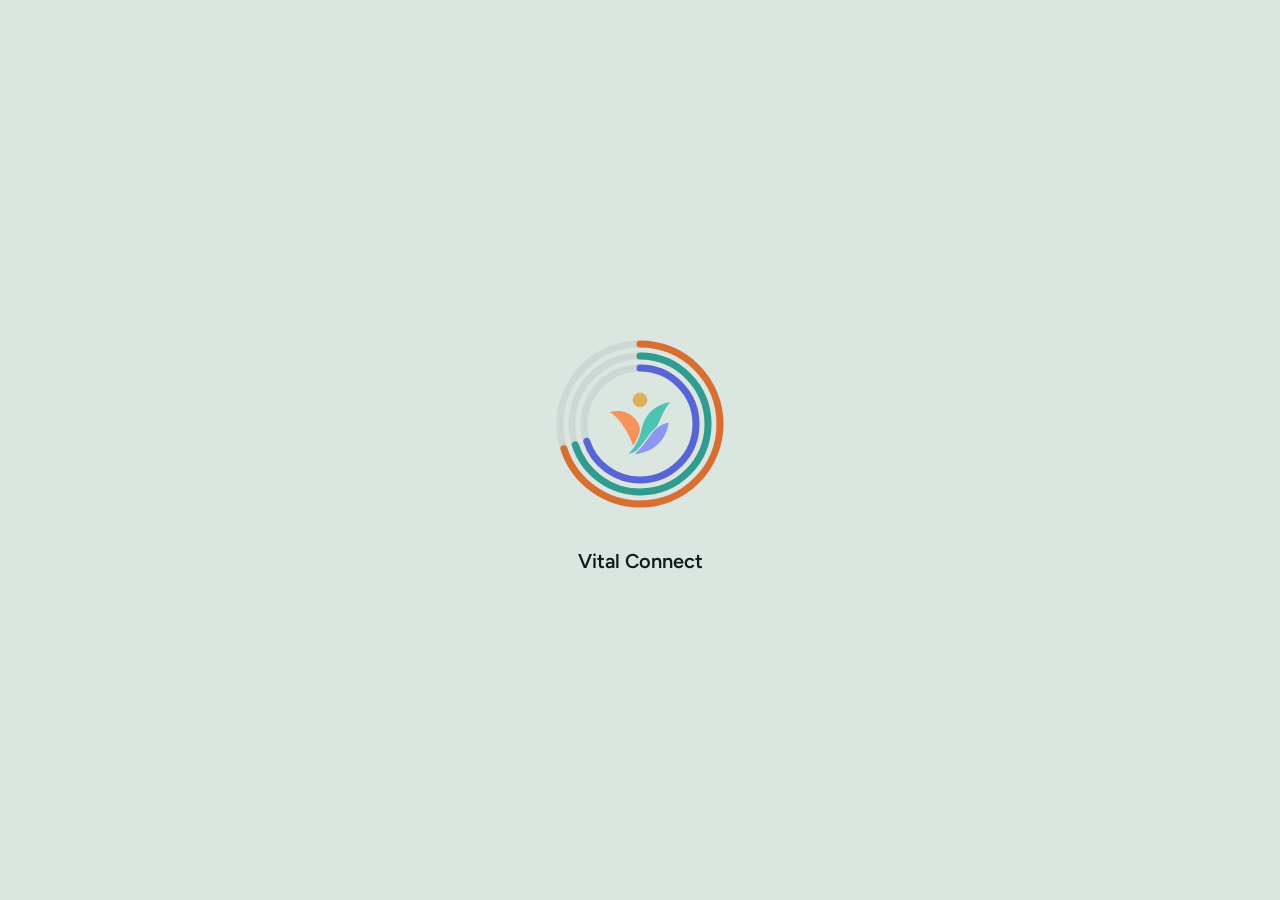
<file: prototype/index.html>
<!DOCTYPE html>
<html lang="nl">
<head>
<meta charset="utf-8">
<meta name="viewport" content="width=device-width,initial-scale=1,viewport-fit=cover">
<title>Vital Connect</title>
<link rel="icon" href="data:image/svg+xml,<svg xmlns='http://www.w3.org/2000/svg' viewBox='0 0 108 108'>  <rect width='108' height='108' rx='24' fill='%23123430'/>  <g transform='translate(54 54) scale(0.86) translate(-54 -54)' stroke='%23123430' stroke-width='2.6' stroke-linejoin='round' paint-order='stroke'>    <circle cx='55' cy='29.5' r='7.2' fill='%23DDB15A' stroke='none'/>    <path d='M25 41.5 C38 37.5 50 43.5 54 54 C57 62.5 55 72 50.5 80.5 C47.5 70.5 43 60.5 37 52.5 C33 47 29.5 43.5 25 41.5 Z' fill='%23F5935A'/>    <path d='M84.5 31.5 C70.5 33.5 60 43.5 57 56 C55 66 51.5 74.5 43.5 82.5 C58.5 78 66.5 67 71.5 55.5 C75.5 46.5 79 37.5 84.5 31.5 Z' fill='%234CC3B3'/>    <path d='M83 51.5 C81 66.5 70.5 80 50 82.5 C56.5 76 61 70 65.5 63.5 C70.5 56.5 76 53 83 51.5 Z' fill='%238C97F2'/>  </g></svg>">
<link rel="preconnect" href="https://fonts.googleapis.com"><link rel="preconnect" href="https://fonts.gstatic.com" crossorigin>
<link href="https://fonts.googleapis.com/css2?family=Figtree:wght@400;500;600;700&display=swap" rel="stylesheet">
<style>
/* VOICE calm and encouraging: rust in de basis, warmte in de doelen
   IDEA the Android app itself: a deep-pine watch dial over soft mist, three tabs
   PICTURE the dial with daily rings and one motivating line, then clear metric tiles
   COLOUR pine #123430 dial, sage #DCE6E1 ground, white tiles without border, apricot/rose/indigo/sea/ochre per category, green for goals met
   TYPE Figtree 700 for figures with tabular numbers, Figtree for text
   LAYOUT phone column up to 560px centred; dial on top, tiles 2-up, tab bar at the bottom */
:root{color-scheme:light dark;
--bg:light-dark(#dce6e1,#000000);--card:light-dark(#fff,#1d2321);--ink:light-dark(#0f1e1b,#e9f1ee);--mut:light-dark(#52615c,#9db0aa);--line:light-dark(#ccd7d2,#333b38);--outline:light-dark(#6e7f79,#63776f);
--pri:light-dark(#1c4d46,#7fd1c1);--onpri:light-dark(#fff,#0c1614);
--ringink1:light-dark(#b8500f,#ff8438);--ringink2:light-dark(#0c7c6a,#26e8c8);--ringink3:light-dark(#4f57e0,#7b83ff);--track:light-dark(#e3e9e6,#2a312f);
--dial:#123430;--dink:#f3f7f5;--dmut:#a9bdb7;
--act:light-dark(#d86f31,#f5935a);--hart:light-dark(#d04e6a,#ec7290);--slaap:light-dark(#5865d6,#8c97f2);--herst:light-dark(#2f9c8f,#4cc3b3);--lich:light-dark(#ad7e24,#ddb15a);
--actink:light-dark(#b85a23,#f5935a);--hartink:light-dark(#cd4260,#ec7290);--slaapink:var(--slaap);--herstink:light-dark(#278176,#4cc3b3);--lichink:light-dark(#966d1f,#ddb15a);--caution:light-dark(#b36b00,#e8b04a);
--good:light-dark(#1e7f5c,#4cc79a);--src-hc:#2f7d6e;--src-gh:#3f7f4a;--src-gm:#2b5fa8;--bad:light-dark(#b4462b,#f07d5f);
--ring1:#ff8438;--ring2:#26e8c8;--ring3:#7b83ff;--dact:#f5935a;--dhart:#ec7290;--dslaap:#8c97f2;--dherst:#4cc3b3;--dlich:#ddb15a;--dgood:#4cc79a}
:root[data-theme=light]{color-scheme:light}:root[data-theme=dark]{color-scheme:dark}
*{box-sizing:border-box;min-width:0}
html,body{margin:0}
body{background:var(--bg);color:var(--ink);font:16px/1.5 Figtree,system-ui,sans-serif;overflow-x:clip}
.app{max-width:560px;margin:0 auto;min-height:100vh;padding-bottom:calc(84px + env(safe-area-inset-bottom,0px));position:relative}
h1,h2,h3{margin:0;line-height:1.1;letter-spacing:-.02em}
h1{font-size:30px;font-weight:700}h2{font-size:20px;font-weight:600}h3,h2.h3{font-size:16px;font-weight:600}
button,input,select{font:inherit;color:inherit}button{cursor:pointer}
:focus-visible{outline:3px solid var(--act);outline-offset:2px}
.num{font-variant-numeric:tabular-nums;font-weight:700;letter-spacing:-.02em}
.mut{color:var(--mut)}
.pad{padding:0 16px}
/* Blok bovenaan Vandaag, licht en donker gelijk (ontwerp C): begroeting los op de achtergrond, dagringen in een tegel */
.dial{padding:max(16px,env(safe-area-inset-top,0px)) 8px 0 16px;color:var(--ink)}
.dtop{display:flex;align-items:flex-start;gap:4px;padding-left:4px}
.dtop .t{flex:1;min-width:0}.fit{white-space:nowrap;overflow:hidden;text-overflow:ellipsis}.fit.two{white-space:normal;display:-webkit-box;-webkit-line-clamp:2;-webkit-box-orient:vertical}.fit.two .gn{display:block}.fit.three{-webkit-line-clamp:3}.dtop small{color:var(--mut);font-size:14px}
.ib{width:44px;height:44px;border:0;border-radius:22px;background:transparent;display:grid;place-items:center;color:inherit}
.ib svg{width:22px;height:22px;fill:none;stroke:currentColor;stroke-width:2;stroke-linecap:round;stroke-linejoin:round}
.ib:hover{background:color-mix(in srgb,currentColor 10%,transparent)}
.ib.spin svg{animation:sp .9s linear infinite}@keyframes sp{to{transform:rotate(360deg)}}
.dtile{background:var(--card);border-radius:24px;padding:20px 18px;margin:12px 8px 0 0}
.dmid{display:grid;grid-template-columns:150px minmax(0,1fr);gap:20px;align-items:center}
.rsvg{width:100%;height:auto;display:block}
.rt{fill:none;stroke-width:13;stroke:var(--track)}.rp{fill:none;stroke-width:13;stroke-linecap:round;transition:stroke-dasharray .9s cubic-bezier(.3,.7,.2,1)}
.rsvg text{fill:var(--ink);font:700 22px Figtree,sans-serif;text-anchor:middle}
.leg{list-style:none;margin:0;padding:0;display:grid;gap:12px}
.leg li{min-width:0}.leg b{display:flex;flex-wrap:wrap;align-items:center;column-gap:8px;row-gap:0;font-size:14px;font-weight:500;color:var(--mut)}.leg .nm{flex:1 1 0;min-width:min-content;font-size:inherit}
.leg span{font-size:22px}.leg small{white-space:nowrap}.leg small{color:var(--mut);font-size:14px;font-weight:400}
.leg .pc{margin-left:auto;font-style:normal;font-size:13px;font-weight:600}
.mot{margin:18px 0 0;padding:14px 0 0;border-top:1px solid var(--line);font-size:16px;display:flex;align-items:center;gap:10px}
.mot .arr{width:18px;height:18px;flex:none;fill:none;stroke-width:2;stroke-linecap:round;stroke-linejoin:round}
.mot.ok{color:var(--good)}
p.mot{border-top:0;padding:0;margin:12px 0 0 4px;color:var(--mut)}
.upd{margin:12px 0 0;padding-left:4px;color:var(--mut);font-size:13px;transition:color .3s}.upd.ok{color:var(--good)}
.ib.done{color:var(--good)}.ib.done svg{animation:pop .45s cubic-bezier(.34,1.8,.64,1)}@keyframes pop{from{transform:scale(.6)}}
.dial.busy .rp{animation:rpulse .65s ease-in-out infinite alternate}@keyframes rpulse{to{opacity:.45}}
.dot{width:9px;height:9px;border-radius:50%;flex:none;display:inline-block}
/* Beginscherm (Dagringen): de app laadt erachter */
#splash{position:fixed;inset:0;z-index:60;background:var(--bg);display:flex;flex-direction:column;align-items:center;justify-content:center;gap:22px;pointer-events:none}
#splash.out{animation:spOut .35s cubic-bezier(.4,0,1,1) forwards}@keyframes spOut{to{opacity:0;transform:scale(1.05)}}
#splash .rg{position:relative;width:200px;height:200px}#splash .rg>*{position:absolute;inset:0;will-change:transform,opacity}
#splash .tr{fill:none;stroke-width:7;stroke:color-mix(in srgb,var(--ink) 7%,transparent)}
#splash .ar{fill:none;stroke-width:7;stroke-linecap:round;stroke-dasharray:100;stroke-dashoffset:100;transform:rotate(-90deg);transform-origin:100px 100px;animation:spDraw .9s cubic-bezier(.4,0,.2,1) forwards}
#splash .a1{stroke:var(--act);animation-delay:.15s}#splash .a2{stroke:var(--herst);animation-delay:.3s}#splash .a3{stroke:var(--slaap);animation-delay:.45s}
#splash .s1{animation:spSpin 2.6s linear infinite}#splash .s2{animation:spSpin 3.4s linear infinite}#splash .s3{animation:spSpin 4.2s linear infinite}
#splash .lm{display:grid;place-items:center}#splash .lm svg{width:76px;height:76px;animation:spMark .5s cubic-bezier(.4,0,.2,1) both}
#splash .lm path{stroke:var(--bg);stroke-width:2.6;stroke-linejoin:round;paint-order:stroke}
#splash b{font-size:20px;font-weight:600;color:var(--ink);opacity:0;animation:spWord .4s ease-out .25s forwards}
@keyframes spDraw{to{stroke-dashoffset:30}}@keyframes spSpin{to{transform:rotate(360deg)}}
@keyframes spMark{from{opacity:0;transform:scale(.85)}}@keyframes spWord{from{opacity:0;transform:translateY(6px)}to{opacity:1;transform:none}}
@media(prefers-reduced-motion:reduce){#splash *{animation-duration:1ms!important;animation-delay:0s!important;animation-iteration-count:1!important}.dial.busy .rp,.ib.done svg{animation:none}}
.demo{color:var(--mut);font-size:13px;margin:4px 0 0;padding-left:4px}
/* kaarten */
.card{background:var(--card);border:1px solid var(--line);border-radius:20px;padding:16px;display:flex;flex-direction:column;gap:8px}
.card{border-color:transparent}
.tap{cursor:pointer;text-align:left;font:inherit;color:inherit;width:100%}
.tap:hover{border-color:color-mix(in srgb,var(--pri) 40%,var(--line))}
.sh{display:flex;align-items:center;gap:10px;margin:20px 0 12px;padding:0 4px}.sh h2{flex:1}
.lnk{display:inline-flex;align-items:center;gap:6px;min-height:44px;padding:0 12px;border:0;border-radius:22px;background:transparent;color:var(--pri);font-weight:600}
.lnk svg{width:20px;height:20px;fill:none;stroke:currentColor;stroke-width:2;stroke-linecap:round}
.uk summary{list-style:none;cursor:pointer;min-height:48px;display:flex;align-items:center;justify-content:space-between;gap:12px;font-weight:600;font-size:15px;color:var(--pri);border-radius:12px}
.uk summary::-webkit-details-marker{display:none}.uk summary::after{content:'';width:9px;height:9px;border-right:2px solid currentColor;border-bottom:2px solid currentColor;transform:translateY(-3px) rotate(45deg);transition:transform .2s;margin-right:6px}
.uk[open] summary::after{transform:translateY(2px) rotate(-135deg)}.uk[open]>:not(summary){animation:ukIn .2s ease-out}.uk>*+*{margin-top:8px!important}.uk{display:flex;flex-direction:column;gap:8px}.uk:not([open]){gap:0}.uk:not([open])>*+*{margin-top:0!important}.uk p{margin:0 0 8px}
@keyframes ukIn{from{opacity:0;transform:translateY(-4px)}to{opacity:1;transform:none}}
@media(prefers-reduced-motion:reduce){.uk summary::after{transition:none}.uk[open]>:not(summary){animation:none}}
.wk{display:flex;flex-direction:column;gap:6px;text-align:left;width:100%}.wkh{display:flex;align-items:center;gap:10px}.wkt{flex:1;min-width:0;display:flex;flex-direction:column}
.wkt b{font-size:15px;color:var(--ink);overflow:hidden;text-overflow:ellipsis;white-space:nowrap}.wkh>b{font-size:15px;color:var(--ink)}.wkf{font-size:13px;color:var(--ink)}
.nieuwdlg{max-width:440px;width:100%;gap:20px}.nieuwdlg h2{font-size:22px;margin:2px 0 0}.nieuwdlg>.btn{align-self:stretch}
.nieuw{list-style:none;margin:0;padding:0;display:flex;flex-direction:column;gap:16px;max-height:60vh;overflow:auto}
.nieuw li{display:grid;grid-template-columns:28px minmax(0,1fr);gap:12px;align-items:start}.nieuw b{display:block;font-size:15px;font-weight:600}.nieuw li span:not(.ck){font-size:14px;color:var(--mut)}
.nieuw .ck{width:28px;height:28px;border-radius:8px;background:var(--bg);display:grid;place-items:center}.nieuw .ck svg{width:16px;height:16px;fill:none;stroke:var(--pri);stroke-width:2.5;stroke-linecap:round;stroke-linejoin:round}
.wkd{font-size:14px;font-weight:600;color:var(--mut);margin:4px 4px 0}
.wkw{display:flex;align-items:center;gap:8px;width:100%;text-align:left;background:none;border:0;padding:8px 4px 4px;color:var(--ink);font:inherit;cursor:pointer;border-radius:12px;min-height:48px}
.wkw>span{flex:1;display:flex;flex-direction:column}.wkw b{font-size:17px;font-weight:600}.wkw svg{width:20px;height:20px;fill:none;stroke:var(--mut);stroke-width:2;stroke-linecap:round;stroke-linejoin:round}
.spi{width:36px;height:36px;border-radius:10px;background:var(--bg);display:grid;place-items:center;flex:none}
.spi svg{width:20px;height:20px;fill:none;stroke:var(--actink);stroke-width:2;stroke-linecap:round;stroke-linejoin:round}.wbars{display:flex;gap:6px;align-items:flex-end;height:72px}.wbars span{flex:1;display:flex;flex-direction:column;align-items:center;gap:2px;justify-content:flex-end;height:100%}
.wbars i{display:block;width:100%;border-radius:4px;background:var(--pri)}.wbars small{font-size:11px;color:var(--mut)}.g2{display:grid;grid-template-columns:1fr 1fr;gap:8px}.wf .fld{flex-direction:column;align-items:stretch;gap:4px}.wf .fld span{font-size:13px;color:var(--mut)}.wf .fld input,.wf textarea{width:100%;box-sizing:border-box;text-align:left}.wf textarea{min-height:64px;border:1px solid var(--line);border-radius:10px;background:var(--bg);padding:10px;font:inherit;color:var(--ink)}
.tile.herst{grid-column:1/-1}.herst{gap:10px}.hct{display:flex;justify-content:space-between;align-items:flex-start;gap:12px;width:100%}.hct>span:first-child{display:flex;flex-direction:column;gap:4px}
.hl{display:flex;align-items:center;gap:8px;font-weight:600;font-size:17px;color:var(--ink)}.hs{font-size:44px;font-weight:700;line-height:1;color:var(--ink)}.of{font-size:15px;font-weight:500;color:var(--mut);margin-left:2px;letter-spacing:0}.hadv{font-size:15px;color:var(--ink);text-align:left}
.hf{display:flex;flex-direction:column;gap:6px;padding-top:10px;border-top:1px solid var(--line);width:100%;text-align:left}.hft{display:flex;justify-content:space-between;gap:8px;font-size:15px;color:var(--ink)}
.hb{position:relative;display:block;height:10px;border-radius:5px;background:var(--bg);margin:3px 0}.hbn{position:absolute;top:0;bottom:0;border-radius:5px;background:color-mix(in srgb,var(--herst) 45%,transparent)}
.hbv{position:absolute;top:-3px;width:16px;height:16px;margin-left:-8px;border-radius:50%;background:var(--ink);border:2px solid var(--card)}.hbv.uit{background:var(--bad)}
.grid{display:grid;grid-template-columns:repeat(2,minmax(0,1fr));grid-auto-flow:row dense;gap:12px}
.tile.l{grid-column:span 2}
.tn{display:flex;align-items:center;gap:8px;font-size:14px;font-weight:500;color:var(--mut);white-space:nowrap;overflow:hidden;text-overflow:ellipsis}
.tv{display:flex;align-items:baseline;gap:4px}.tv .num{font-size:28px;line-height:1.1}.tile.l .tv .num{font-size:36px}.tv small{color:var(--mut);font-size:14px}
.bar{height:8px;border-radius:4px;overflow:hidden}.bar b{display:block;height:100%;border-radius:4px}
.gl{font-size:13px;font-weight:500;color:var(--mut)}.gl.ok{color:var(--good)}
.spark{width:100%;height:34px;display:block}.tile.l .spark{height:52px}
.tm{display:flex;justify-content:space-between;gap:8px;font-size:13px;font-weight:500;color:var(--mut)}
.tm span{white-space:nowrap;overflow:hidden;text-overflow:ellipsis}
.up{color:var(--good)!important}.dn{color:var(--bad)!important}
/* koppen */
.ph{padding:20px 20px 4px}.ph p{margin:4px 0 0;color:var(--mut);font-size:15px}
.cat{display:flex;align-items:center;gap:10px;margin:22px 4px 10px}.cat h2{font-size:18px}
.stack{display:grid;gap:12px}
.st{display:grid;grid-template-columns:repeat(2,minmax(0,1fr));gap:10px 12px}
.st div small{display:block;color:var(--mut);font-size:13px;font-weight:500}
.st div b{font-size:17px;font-variant-numeric:tabular-nums;white-space:nowrap}
.big{display:flex;align-items:baseline;gap:4px}.big .num{font-size:28px}.big small{color:var(--mut);font-size:14px}.big em{margin-left:auto;font-style:normal;color:var(--mut);font-size:13px}
/* Toptegel Gezondheid: in licht dennengroen; in donker geen fel vlak op zwart maar een gewone tegel met gekleurde cijfers (gelijk aan Highlights in de app) */
.hero{background:light-dark(#1c4d46,#1d2321);color:light-dark(#fff,#9db0aa);border:0}
.hero .st b{color:light-dark(#fff,#7fd1c1)}
.hero .st div small{color:light-dark(rgba(255,255,255,.75),#9db0aa)}
.chev{width:20px;height:20px;fill:none;stroke:var(--mut);stroke-width:2;stroke-linecap:round;margin-left:auto}
/* slaap */
.night{background:var(--dial);color:var(--dink);border:0}
.night .mut{color:var(--dmut)}
.night .num.xl{font-size:44px;line-height:1}
.tip{background:color-mix(in srgb,var(--slaap) 12%,transparent);border-radius:16px;padding:16px;font-size:15px}
.trio{display:grid;grid-template-columns:repeat(3,minmax(0,1fr));gap:12px}
.trio .num{font-size:22px}
/* grafiek */
.fig{position:relative;height:240px;touch-action:pan-y}.fig svg{position:absolute;inset:0;width:100%;height:100%}
.fig text{font:12px Figtree,sans-serif;fill:var(--mut);paint-order:stroke;stroke:var(--card);stroke-width:4px}
.pills{display:flex;gap:8px;overflow-x:auto;padding:8px 16px}
.pill{flex:none;min-height:48px;padding:0 16px;border-radius:24px;border:1px solid var(--outline);background:transparent;font-weight:600;font-size:15px}
.pill[aria-pressed=true]{background:var(--pri);color:var(--onpri);border-color:var(--pri)}
.back{display:flex;align-items:center;gap:4px;padding:8px 16px 0 4px}
/* knoppen en bronnen */
.btn{min-height:44px;padding:0 18px;border-radius:22px;border:1px solid var(--line);background:transparent;font-weight:600}
.btn.pri{background:var(--pri);color:var(--onpri);border-color:var(--pri)}
.btn:disabled{opacity:.6}
.row{display:flex;gap:8px;flex-wrap:wrap}
.src{display:grid;grid-template-columns:44px minmax(0,1fr);gap:12px;align-items:center}
.mk{width:44px;height:44px;border-radius:12px;display:grid;place-items:center;color:#fff;font-weight:700}
.ok{color:var(--good)}
/* tabbalk */
.tabs{position:fixed;left:0;right:0;bottom:0;background:var(--card);border-top:1px solid var(--line);padding-bottom:env(safe-area-inset-bottom,0px);z-index:5}
.tabs div{max-width:560px;margin:0 auto;display:grid;grid-template-columns:repeat(4,minmax(0,1fr))}
.tabs button{border:0;background:transparent;display:flex;flex-direction:column;align-items:center;gap:2px;padding:8px 0;font-size:13px;font-weight:500;color:var(--mut)}
.tabs button span{display:grid;place-items:center;width:64px;height:32px;border-radius:16px}
.tabs button[aria-current=page]{color:var(--pri)}.tabs button[aria-current=page] span{background:color-mix(in srgb,var(--pri) 12%,transparent)}
.tabs svg{width:24px;height:24px;fill:none;stroke:currentColor;stroke-width:2;stroke-linecap:round;stroke-linejoin:round}
/* aanpassen */
.edit .er{display:flex;align-items:center;gap:10px}
.edit .er .t{flex:1}
.sw{appearance:none;-webkit-appearance:none;width:48px;height:28px;border-radius:14px;background:var(--line);position:relative;margin:0;cursor:pointer;flex:none}
.sw::before{content:"";position:absolute;top:3px;left:3px;width:22px;height:22px;border-radius:50%;background:#fff;box-shadow:0 1px 2px rgba(0,0,0,.3);transition:transform .2s}
.sw:checked{background:var(--pri)}.sw:checked::before{transform:translateX(20px)}
.fld{display:flex;align-items:center;justify-content:space-between;gap:10px;flex-wrap:wrap;font-size:15px}
.fld.col{flex-direction:column;align-items:stretch;gap:4px}.fld.col input{width:100%;box-sizing:border-box;text-align:left}
.rcl{list-style:none;margin:0;padding:16px;border-radius:16px;background:var(--bg);display:grid;grid-template-columns:1fr 1fr;gap:6px 12px;font-family:ui-monospace,Menlo,Consolas,monospace;font-size:16px;font-weight:600}
.arow{display:flex;align-items:baseline;gap:12px;min-height:32px}.arow span{flex:1;min-width:0}.arow b{font-weight:600}
.akpi{flex:1;display:flex;flex-direction:column}.akpi .num{font-size:28px;font-weight:600;line-height:1.1}
.fld input{width:8em;min-height:44px;border:1px solid var(--line);border-radius:10px;background:var(--bg);padding:0 10px;font-size:16px;text-align:right}
.fld input.sw{width:48px;min-height:28px;height:28px;padding:0;border:0;border-radius:14px;background:var(--line)}.fld input.sw:checked{background:var(--pri)}
.ib:disabled{opacity:.3;cursor:default}
.note{color:var(--bad);font-size:14px;min-height:1.2em;margin:0 4px}
[hidden]{display:none!important}
@keyframes inr{from{transform:translateX(24px);opacity:.4}to{transform:none;opacity:1}}@keyframes inl{from{transform:translateX(-24px);opacity:.4}to{transform:none;opacity:1}}
.in-r{animation:inr .22s ease-out}.in-l{animation:inl .22s ease-out}
@media(prefers-reduced-motion:reduce){.in-r,.in-l{animation:none}}
@media(max-width:380px){.dmid{grid-template-columns:120px minmax(0,1fr);gap:14px}.tv .num{font-size:24px}}
/* heel smal: buitenscherm van een klaptelefoon */
@media(max-width:339px){.dtile{padding:16px 14px}.dmid{grid-template-columns:minmax(0,1fr);justify-items:center;gap:16px}.dmid .rsvg{max-width:150px}.leg{width:100%}}
@media(max-width:339px){.grid{grid-template-columns:minmax(0,1fr)}.tile.l{grid-column:auto}.trio{grid-template-columns:minmax(0,1fr)}.dmid{grid-template-columns:108px minmax(0,1fr);gap:12px}}
/* breed: opengevouwen foldable of tablet; tabbladen aan de zijkant, meer kolommen */
@media(min-width:600px){
  .app{max-width:none;margin:0;padding:0 0 24px 88px}
  .app>section{max-width:1200px;margin:0 auto}
  #v-settings,#v-edit,#v-detail,#v-auth{max-width:640px}
  .tabs{top:0;right:auto;width:88px;border-top:0;border-right:1px solid var(--line);padding:max(16px,env(safe-area-inset-top,0px)) 0 0}
  .tabs div{grid-template-columns:88px;gap:12px}
  .grid{grid-template-columns:repeat(3,minmax(0,1fr))}
  .hl{display:grid;grid-template-columns:repeat(2,minmax(0,1fr));gap:12px}
  .app.auth{padding-left:0}
}
@media(min-width:840px){.grid{grid-template-columns:repeat(4,minmax(0,1fr))}}
/* inloggen en kennismaking */
.ah{background:var(--dial);color:var(--dink);border-radius:0 0 28px 28px;padding:max(40px,env(safe-area-inset-top,0px)) 24px 28px;display:grid;gap:8px}
.ah h1{font-size:34px}.ah p{margin:0;color:var(--dmut)}.ah small{color:var(--dmut);font-weight:500}
.btn.google{background:light-dark(#fff,#131314);color:light-dark(#1f1f1f,#e3e3e3);border-color:light-dark(#747775,#8e918f);border-radius:28px}
.btn.big{min-height:56px;width:100%;font-size:17px;display:flex;align-items:center;justify-content:center}
.ul{list-style:none;margin:0;padding:0;display:grid;gap:8px;color:var(--mut);font-size:15px}.ul li{display:flex;gap:10px;align-items:center}
.chk{display:flex;gap:12px;align-items:flex-start;font-size:15px}.chk input{width:22px;height:22px;margin:2px 0 0;accent-color:var(--pri);flex:none}
@media(prefers-reduced-motion:reduce){.rp,.sw::before{transition:none}.ib.spin svg{animation:none}}
</style>
</head>
<body>
<div id="splash" aria-hidden="true"><div class="rg"><svg viewBox="0 0 200 200"><circle class="tr" cx="100" cy="100" r="80"/><circle class="tr" cx="100" cy="100" r="68"/><circle class="tr" cx="100" cy="100" r="56"/></svg><svg class="s1" viewBox="0 0 200 200"><circle class="ar a1" cx="100" cy="100" r="80" pathLength="100"/></svg><svg class="s2" viewBox="0 0 200 200"><circle class="ar a2" cx="100" cy="100" r="68" pathLength="100"/></svg><svg class="s3" viewBox="0 0 200 200"><circle class="ar a3" cx="100" cy="100" r="56" pathLength="100"/></svg><div class="lm"><svg viewBox="18 16 74 74"><circle cx="55" cy="29.5" r="7.2" fill="#DDB15A"/><path d="M25 41.5 C38 37.5 50 43.5 54 54 C57 62.5 55 72 50.5 80.5 C47.5 70.5 43 60.5 37 52.5 C33 47 29.5 43.5 25 41.5 Z" fill="#F5935A"/><path d="M84.5 31.5 C70.5 33.5 60 43.5 57 56 C55 66 51.5 74.5 43.5 82.5 C58.5 78 66.5 67 71.5 55.5 C75.5 46.5 79 37.5 84.5 31.5 Z" fill="#4CC3B3"/><path d="M83 51.5 C81 66.5 70.5 80 50 82.5 C56.5 76 61 70 65.5 63.5 C70.5 56.5 76 53 83 51.5 Z" fill="#8C97F2"/></svg></div></div><b>Vital Connect</b></div>
<div class="app">
  <section id="v-today"></section>
  <section id="v-health" hidden></section>
  <section id="v-sleep" hidden></section>
  <section id="v-training" hidden></section>
  <section id="v-detail" hidden></section>
  <section id="v-settings" hidden></section>
  <section id="v-edit" hidden></section>
  <section id="v-auth" hidden></section>
</div>
<nav class="tabs" id="tabs" aria-label="Hoofdmenu"><div>
  <button data-tab="today"><span><svg viewBox="0 0 24 24"><path d="M4 3h5a1 1 0 0 1 1 1v5a1 1 0 0 1-1 1H4a1 1 0 0 1-1-1V4a1 1 0 0 1 1-1zM15 3h5a1 1 0 0 1 1 1v5a1 1 0 0 1-1 1h-5a1 1 0 0 1-1-1V4a1 1 0 0 1 1-1zM4 14h5a1 1 0 0 1 1 1v5a1 1 0 0 1-1 1H4a1 1 0 0 1-1-1v-5a1 1 0 0 1 1-1zM15 14h5a1 1 0 0 1 1 1v5a1 1 0 0 1-1 1h-5a1 1 0 0 1-1-1v-5a1 1 0 0 1 1-1z"/></svg></span>Vandaag</button>
  <button data-tab="health"><span><svg viewBox="0 0 24 24"><path d="M3 12h4l2.5-6 5 12 2.5-6h4"/></svg></span>Gezondheid</button>
  <button data-tab="sleep"><span><svg viewBox="0 0 24 24"><path d="M20 14.5A8 8 0 1 1 9.5 4a6.5 6.5 0 0 0 10.5 10.5z"/></svg></span>Slaap</button>
  <button data-tab="training"><span><svg viewBox="0 0 24 24"><path d="M6.5 7v10M17.5 7v10M3.5 9.5v5M20.5 9.5v5M6.5 12h11"/></svg></span>Training</button>
</div></nav>

<script>
{
const $=q=>document.querySelector(q);
const N=400,DAY=864e5,NOW=new Date();
const NL='nl-NL';
const CAT={act:'Activiteit',hart:'Hart',slaap:'Slaap',herst:'Herstel',lich:'Lichaam'};
const M=[
{id:'steps',n:'Stappen',u:'stappen',cat:'act',d:0,b:9200,v:3000,t:2,g:10000,agg:'sum'},
{id:'active',n:'Actieve minuten',u:'min',cat:'act',d:0,b:46,v:20,t:.01,g:30,agg:'sum'},
{id:'kcal',n:'Actieve calorieën',u:'kcal',cat:'act',d:0,b:640,v:200,t:.1,g:600,agg:'sum'},
{id:'dist',n:'Afstand',u:'km',cat:'act',d:1,b:7.4,v:2.6,t:.002,g:8,agg:'sum'},
{id:'floors',n:'Verdiepingen',u:'',cat:'act',d:0,b:9,v:4,t:0,g:10,agg:'sum'},
{id:'rhr',n:'Rusthartslag',u:'bpm',cat:'hart',d:0,b:53,v:2.2,t:-.004,lo:1,agg:'avg'},
{id:'hrv',n:'HRV',u:'ms',cat:'hart',d:0,b:58,v:8,t:.01,agg:'avg'},
{id:'spo2',n:'Zuurstof (SpO₂)',u:'%',cat:'hart',d:0,b:96.4,v:.9,t:0,max:100,agg:'avg'},
{id:'sleep',n:'Slaapduur',u:'',cat:'slaap',d:2,b:7.2,v:.7,t:.0005,g:8,agg:'sum'},
{id:'sscore',n:'Slaapscore',u:'',cat:'slaap',d:0,b:78,v:8,t:.01,max:100,agg:'last'},
{id:'resp',n:'Ademhaling',u:'/min',cat:'slaap',d:1,b:14.6,v:.6,t:0,lo:1,agg:'avg'},
{id:'stress',n:'Stress',u:'',cat:'herst',d:0,b:31,v:9,t:-.01,lo:1,max:100,agg:'avg'},
{id:'energy',n:'Energieniveau',u:'%',cat:'herst',d:0,b:64,v:16,t:.015,min:5,max:100,agg:'last'},
{id:'recov',n:'Hersteltijd',u:'u',cat:'herst',d:0,b:22,v:11,t:0,lo:1,agg:'last'},
{id:'vo2',n:'VO₂max',u:'ml/kg/min',cat:'lich',d:0,b:51,v:.5,t:.004,agg:'last'},
{id:'weight',n:'Gewicht',u:'kg',cat:'lich',d:1,b:76.2,v:.3,t:-.003,g:75,lo:1,agg:'last'}
];
const MI=Object.fromEntries(M.map(m=>[m.id,m]));
const SRC={steps:'Garmin via Health Connect',active:'Garmin via Health Connect',kcal:'Garmin via Health Connect',dist:'Garmin via Health Connect',floors:'Garmin via Health Connect',rhr:'Garmin via Health Connect',hrv:'Garmin via Health Connect',spo2:'Google Health',sleep:'Garmin via Health Connect',sscore:'Garmin via Health Connect',resp:'Google Health',stress:'Garmin via Health Connect',energy:'Garmin via Health Connect',recov:'Garmin via Health Connect',vo2:'Garmin via Health Connect',weight:'Health Connect'};

const hash=k=>{let h=7;for(const c of k)h=(h*31+c.charCodeAt(0))%2147483647;return h||1};
const cache={};
const series=id=>{if(cache[id])return cache[id];const m=MI[id];let s=hash(id);const r=()=>(s=s*16807%2147483647)/2147483647;let w=0;const a=[];
for(let i=0;i<N;i++){const n=(r()+r()+r()-1.5)/.75;w=.5*w+.5*n;const wk=Math.sin(i*2*Math.PI/7)*.3;let x=(m.b+m.t*(i-N+1))+m.v*(w+wk);x=Math.max(m.min??0,Math.min(m.max??Infinity,x));const f=10**m.d;a.push(Math.round(x*f)/f)}return cache[id]=a};
const dd=i=>new Date(NOW.getTime()-(N-1-i)*DAY);

const KEY='vitalconnect.preview.v1';
const SPORT_KEYS=new Set(['running','walking','hiking','cycling','swimming','strength','hiit','yoga','rowing','elliptical','team','racket','dance','martial','winter','other']);
// "Nieuw in Vital Connect" (zoals in BOA Paraat en in de app): de punten onder "## Nieuw" in release-notities/v<versie>.md.
// Bijwerken met: python3 tests/nieuw-preview.py (de functionele test controleert dat dit gelijk is aan de notities)
/*NIEUW*/const VERSIE="1.19.1",NIEUW=[["Herstelcodes", "Zet je tweestapsverificatie aan, dan krijg je 10 herstelcodes. Bewaar ze goed. Ben je je telefoon kwijt, dan log je met een herstelcode toch in."]];/*/NIEUW*/
const fresh=()=>({gezien:VERSIE,wk:[],wsrc:'auto',wmin:0,wlight:false,order:['steps','sleep','rhr','active','hrv','energy','kcal','weight'],size:{steps:'l',sleep:'l'},goal:{},rings:['steps','active','sleep'],conn:{hc:true,google:true,garmin:false},theme:'system',onb:'login',sync:60,lay:{greetName:true,motivation:true,healthTotals:true,healthHidden:[],sleepTiles:['hrv','rhr','resp'],sleepAdvice:true,herstel:true},nGoals:true,nStatus:false,tfa:false,rc:[],prof:{name:'Sam de Vries',birth:'1991-04-18',sex:null,h:null,w:null}});
// Opgeslagen staat wordt veld voor veld gecontroleerd: kapotte, oude of vreemde waarden vallen terug op de standaard.
function clean(raw){const d=fresh(),o=raw&&typeof raw==='object'&&!Array.isArray(raw)?raw:{};
const ids=a=>Array.isArray(a)?[...new Set(a.filter(x=>x in MI))]:null,obj=x=>x&&typeof x==='object'&&!Array.isArray(x)?x:{};
const order=ids(o.order);if(order&&order.length)d.order=order;
const rings=ids(o.rings);if(rings&&rings.length===3)d.rings=rings;
d.size=Object.fromEntries(Object.entries(obj(o.size)).filter(([k,v])=>k in MI&&['s','m','l'].includes(v)));if(!o.size)d.size=fresh().size;
d.goal=Object.fromEntries(Object.entries(obj(o.goal)).filter(([k,v])=>k in MI&&Number.isFinite(v)&&v>0));
for(const k of Object.keys(d.conn))if(typeof obj(o.conn)[k]==='boolean')d.conn[k]=o.conn[k];
if(['system','light','dark'].includes(o.theme))d.theme=o.theme;
if(o.onb===null||['login','tfa','consent','import','profile'].includes(o.onb))d.onb=o.onb;
d.tfa=o.tfa===true;
d.rc=Array.isArray(o.rc)?o.rc.filter(c=>typeof c==='string'&&/^[A-Z2-9]{5}-[A-Z2-9]{5}$/.test(c)).slice(0,10):[];
if([15,30,60,180,360,0].includes(o.sync))d.sync=o.sync;
// Opgeslagen staat zonder "gezien" is van een bestaande gebruiker van vóór deze functie: die krijgt het venster wel
d.gezien=typeof o.gezien==='string'&&o.gezien.length<20?o.gezien:raw?null:VERSIE;
d.wsrc=['auto','google_health','health_connect','all'].includes(o.wsrc)?o.wsrc:'auto';d.wmin=[0,10,20,30].includes(o.wmin)?o.wmin:0;d.wlight=o.wlight===true;
for(const k of ['nGoals','nStatus'])if(typeof o[k]==='boolean')d[k]=o[k];
const l=obj(o.lay);for(const k of ['greetName','motivation','healthTotals','sleepAdvice','herstel'])if(typeof l[k]==='boolean')d.lay[k]=l[k];
const hid=ids(l.healthHidden);if(hid)d.lay.healthHidden=hid;const st=ids(l.sleepTiles);if(st&&st.length)d.lay.sleepTiles=st;
const pr=obj(o.prof),txt=(x,n)=>typeof x==='string'?x.slice(0,n):null,num=(x,lo,hi)=>Number.isFinite(x)&&x>=lo&&x<=hi?x:null;
d.prof={name:txt(pr.name,60)??d.prof.name,birth:/^\d{4}-\d{2}-\d{2}$/.test(pr.birth)&&!isNaN(new Date(pr.birth))?pr.birth:null,sex:['female','male','other'].includes(pr.sex)?pr.sex:null,h:num(pr.h,50,260),w:num(pr.w,20,400)};
const wk=Array.isArray(o.wk)?o.wk:[];d.wk=wk.filter(w=>w&&typeof w==='object'&&typeof w.id==='string'&&SPORT_KEYS.has(w.sport)&&['manual','file'].includes(w.source)
  &&/^\d{4}-\d{2}-\d{2}$/.test(w.day)&&Number.isFinite(w.start)&&Number.isFinite(w.dur)&&w.dur>=60&&w.dur<=86400).slice(0,500).map(w=>({id:w.id.slice(0,120),source:w.source,sport:w.sport,
  title:typeof w.title==='string'?w.title.slice(0,80):null,day:w.day,start:w.start,dur:w.dur,dist:num(w.dist,0,1e6),kcal:num(w.kcal,0,2e4),avg:num(w.avg,25,250),max:num(w.max,25,250),asc:num(w.asc,0,2e4),
  notes:typeof w.notes==='string'?w.notes.slice(0,1000):null,origin:typeof w.origin==='string'?w.origin.slice(0,40):null}));
return d}
let S;try{S=clean(JSON.parse(localStorage.getItem(KEY)||'{}'))}catch(e){S=fresh()}
const save=()=>{try{localStorage.setItem(KEY,JSON.stringify(S))}catch(e){}};
const applyTheme=()=>{const r=document.documentElement;if(S.theme==='light'||S.theme==='dark')r.dataset.theme=S.theme;else delete r.dataset.theme};applyTheme();
const goal=id=>id in S.goal?S.goal[id]:MI[id].g;
const today=id=>series(id)[N-1];
const col=(id,dial)=>`var(--${dial?'d':''}${MI[id].cat})`;
// Ringen krijgen een kleur per positie, zodat twee doelen uit dezelfde categorie niet gelijk kleuren
// Dagringen: kleur per positie (abrikoos, zeegroen, indigo), fel; gelijk aan RING_COLORS in Theme.kt
const RING=['var(--ring1)','var(--ring2)','var(--ring3)'];
// Tekst en pijlen in de ringkleur: in licht een donkerdere tint (contrast ≥ 4,5:1 op wit), in donker gelijk aan de ring
const RINGINK=['var(--ringink1)','var(--ringink2)','var(--ringink3)'];
const nl=(v,d=0)=>v.toLocaleString(NL,{minimumFractionDigits:d,maximumFractionDigits:d});
// 7,25 → "7u 15m"; onder het uur 0,93 → "56 min" (gelijk aan fmtHours in de app)
const fmtH=v=>{const t=Math.round(Math.max(0,v)*60),h=Math.floor(t/60),m=t%60;return h?`${h}u ${String(m).padStart(2,'0')}m`:`${m} min`};
// Ronde aswaarden (gelijk aan niceTicks in de app): stappen van 1, 2 of 5 × 10ⁿ, nooit kleiner dan 1
function niceTicks(lo,hi,target=4){if(!isFinite(lo)||!isFinite(hi))return[0,1];const raw=((hi-lo)||1)/target,mag=10**Math.floor(Math.log10(raw)),
  step=Math.max(1,[1,2,5,10].find(m=>m*mag>=raw)*mag),a=Math.floor(lo/step+1e-9)*step,b=Math.ceil(hi/step-1e-9)*step,n=Math.min(12,Math.max(1,Math.round((b-a)/step)));
  return Array.from({length:n+1},(_,i)=>a+i*step)}
const fmt=(id,v)=>v==null?'–':id==='sleep'?fmtH(v):nl(v,MI[id].d);
const unit=id=>id==='sleep'?'':MI[id].u;
const compact=v=>Math.abs(v)>=1e6?nl(v/1e6,1)+' mln':nl(v,0);
const mean=a=>a.reduce((x,y)=>x+y,0)/a.length;
const dlt=id=>{const a=series(id),v=a[N-1],p=mean(a.slice(N-8,N-1));return p?(v-p)/p*100:0};
// Vanaf hoeveel procent een verandering telt (gelijk aan deltaThreshold in de app)
const DREMPEL={hart:3,herst:3,slaap:2};
const deltaHtml=(id,short)=>{const pc=dlt(id),m=MI[id];if(Math.abs(pc)<(DREMPEL[m.cat]||1))return`<span>${short?'gelijk':'gelijk aan je week'}</span>`;const good=m.lo?pc<0:pc>0;return`<span class="${good?'up':'dn'}" aria-label="${nl(Math.abs(pc))} procent ${pc>0?'hoger':'lager'} dan vorige week">${pc>0?'▲':'▼'} ${nl(Math.abs(pc))}%${short?'':' vs week'}</span>`};
const spark=(id,days)=>{const a=series(id).slice(N-days),lo=Math.min(...a),hi=Math.max(...a),rg=hi-lo||1;const pts=a.map((v,i)=>`${(i/(a.length-1)*100).toFixed(1)},${(28-(v-lo)/rg*24).toFixed(1)}`);const last=pts[pts.length-1].split(',');
return`<svg class="spark" viewBox="0 0 100 30" preserveAspectRatio="none" aria-hidden="true"><polyline points="${pts.join(' ')}" fill="none" style="stroke:${col(id)}" stroke-width="2.2" vector-effect="non-scaling-stroke" stroke-linejoin="round" stroke-linecap="round"/></svg>`};
const I={
check:'<svg viewBox="0 0 24 24"><path d="M5 12.5l4.5 4.5L19 7.5"/></svg>',
sync:'<svg viewBox="0 0 24 24"><path d="M20 12a8 8 0 1 1-2.3-5.7M20 4v5h-5"/></svg>',
person:'<svg viewBox="0 0 24 24"><path d="M12 12a4 4 0 1 0 0-8 4 4 0 0 0 0 8zM4 20a8 8 0 0 1 16 0"/></svg>',
back:'<svg viewBox="0 0 24 24"><path d="M15 6l-6 6 6 6"/></svg>',
sliders:'<svg viewBox="0 0 24 24"><path d="M4 6h9M17 6h3M15 4v4M4 12h3M11 12h9M9 10v4M4 18h11M19 18h1M17 16v4"/></svg>',
chev:'<svg class="chev" viewBox="0 0 24 24"><path d="M9 6l6 6-6 6"/></svg>',
up:'<svg viewBox="0 0 24 24"><path d="M6 15l6-6 6 6"/></svg>',down:'<svg viewBox="0 0 24 24"><path d="M6 9l6 6 6-6"/></svg>'};

let tab='today',detail=null,period=30,sel=null,settings=false,ptab='profile',editing=null,busy=null,syncedAt=new Date(NOW.getTime()-6e5),refreshing=null;
const views=['today','health','sleep','training','detail','settings','edit','auth'];
function show(){const v=S.onb?'auth':editing?'edit':detail?'detail':settings?'settings':tab;views.forEach(n=>$('#v-'+n).hidden=n!==v);$('#tabs').hidden=v!==tab;$('.app').classList.toggle('auth',v==='auth');
document.querySelectorAll('[data-tab]').forEach(b=>b.setAttribute('aria-current',b.dataset.tab===tab?'page':'false'));window.scrollTo(0,0)}

// ---------- Vandaag ----------
// De zin onder de ringen (gelijk aan motivationLine in de app). Alleen beweging kun je vandaag nog bijsturen;
// slaap ligt vast zodra je wakker bent: dan vooruitkijken naar vanavond.
// 8 → "8 uur", 7,5 → "7u 30m"
const urenTekst=v=>Math.abs(v-Math.round(v))<1/120?`${Math.round(v)}\u00a0uur`:fmtH(v);
function motLine(rings,fr){
  const open=rings.map((id,i)=>i).filter(i=>fr[i]<1);
  if(!open.length)return{i:null,text:'Alle dagdoelen gehaald. Mooi werk!',done:true};
  const move=open.filter(i=>MI[rings[i]].cat==='act').sort((a,b)=>fr[b]-fr[a])[0];
  if(move!=null){const id=rings[move];return{i:move,text:`Nog ${fmt(id,goal(id)-today(id))} ${unit(id)} tot je doel voor ${MI[id].n.toLowerCase()}.`.replace('  ',' '),done:false}}
  const night=open.find(i=>rings[i]==='sleep'||rings[i]==='sscore');
  if(night!=null)return{i:night,text:rings[night]==='sleep'?`Vanavond op tijd naar bed voor je ${urenTekst(goal('sleep'))} slaap.`:'Vanavond op tijd naar bed voor een goede slaapscore.',done:false};
  return{i:null,text:'Je bewegingsdoelen voor vandaag zijn gehaald.',done:true}}
function renderToday(){
  const h=NOW.getHours(),first=(S.prof.name||'').trim().split(/\s+/)[0],greet=(h<12?'Goedemorgen':h<18?'Goedemiddag':'Goedenavond')+(first&&S.lay.greetName?',<span class="gn"> '+esc(first)+'</span>':'');
  const date=NOW.toLocaleDateString(NL,{weekday:'long',day:'numeric',month:'long'});
  const rings=S.rings.filter(id=>goal(id)&&!MI[id].lo).slice(0,3),R=[68,50,32];
  const fr=rings.map(id=>today(id)/goal(id)),avg=Math.round(mean(fr.map(f=>Math.min(f,1)))*100);
  const ml=motLine(rings,fr);
  // Een metric in de ringen staat niet ook als tegel
  const tiles=S.order.filter(id=>!rings.includes(id));
  const rows=[];let pair=[];for(const id of tiles){if(S.size[id]==='l'){if(pair.length){rows.push(pair);pair=[]}rows.push([id])}else{pair.push(id);if(pair.length===2){rows.push(pair);pair=[]}}}if(pair.length)rows.push(pair);
  $('#v-today').innerHTML=`<header class="dial">
    <div class="dtop"><div class="t"><small>${date.charAt(0).toUpperCase()+date.slice(1)}</small><h1 class="fit">${greet}</h1></div>
    <button class="ib${refreshing==='done'?' done':''}" id="syncBtn" data-act="sync" aria-label="${refreshing==='done'?'Bijgewerkt':'Bijwerken'}">${refreshing==='done'?I.check:I.sync}</button><button class="ib" data-act="settings" aria-label="Profiel en koppelingen">${I.person}</button></div>
    ${rings.length?`<div class="dtile"><div class="dmid"><svg class="rsvg" viewBox="0 0 150 150" role="img" aria-label="Dagdoelen ${avg}% gehaald">${rings.map((id,i)=>{const r=R[i],c=2*Math.PI*r;return`<circle cx="75" cy="75" r="${r}" class="rt"/><circle cx="75" cy="75" r="${r}" class="rp" style="stroke:${RING[i]}" stroke-dasharray="0 ${c}" data-d="${c*Math.min(fr[i],1)} ${c}" transform="rotate(-90 75 75)"/>`}).join('')}<text x="75" y="83">${avg}%</text></svg>
    <ul class="leg">${rings.map((id,i)=>`<li><b><i class="dot" style="background:${RING[i]}"></i><span class="nm">${MI[id].n}</span><em class="pc num" style="color:${RINGINK[i]}">${Math.round(fr[i]*100)}%</em></b><span class="num">${fmt(id,today(id))}</span> <small>/ ${fmt(id,goal(id))}</small></li>`).join('')}</ul></div>
    ${S.lay.motivation?`<div class="mot ${ml.done?'ok':''}"><svg class="arr" viewBox="0 0 24 24" aria-hidden="true" style="stroke:${ml.i!=null?RINGINK[ml.i]:'var(--good)'}"><path d="${ml.done?'M5 12.5l4.5 4.5L19 7.5':'M5 12h14M13 6l6 6-6 6'}"/></svg><span>${ml.text}</span></div>`:''}</div>`:`<p class="mot">Kies tot drie dagdoelen via Aanpassen om hier je voortgang te zien.</p>`}
    <p class="upd${refreshing==='done'?' ok':''}" aria-live="polite">Bijgewerkt om ${syncedAt.toLocaleTimeString(NL,{hour:'2-digit',minute:'2-digit'})}</p>
    <p class="demo">Preview met voorbeelddata</p></header>
  <div class="pad"><div class="sh"><h2>Jouw metrics</h2><button class="lnk" data-act="edit">${I.sliders}Aanpassen</button></div>
  <div class="grid">${S.lay.herstel?herstelTile():''}${rows.map(r=>r.map(tile).join('')).join('')}</div></div>`;
  fitHeads();
  requestAnimationFrame(()=>requestAnimationFrame(()=>document.querySelectorAll('#v-today .rp').forEach(c=>c.setAttribute('stroke-dasharray',c.dataset.d))));
}
// De regel onder een doel (gelijk aan goalLine in de app): bij "lager is beter" de afstand, geen percentage of balk
function goalLine(id,v,g){const m=MI[id];if(m.lo)return v<=g?['Doel gehaald',true]:[`${fmt(id,v-g)}${unit(id)?'\u00a0'+unit(id):''} boven je doel`,false];
  const f=v/g;return f>=1?['Doel gehaald',true]:[`${nl(f*100)}% van ${fmt(id,g)}`,false]}
function tile(id){const m=MI[id],v=today(id),g=goal(id),wide=S.size[id]==='l';const f=g?v/g:null,gl=g?goalLine(id,v,g):null;
  return`<button class="card tap tile ${wide?'l':''}" data-open="${id}"><span class="tn"><i class="dot" style="background:${col(id)}"></i>${m.n}</span>
  <span class="tv"><span class="num">${fmt(id,v)}</span>${unit(id)?`<small>${unit(id)}</small>`:''}</span>
  ${gl?`${m.lo?'':`<span class="bar" style="background:color-mix(in srgb,${col(id)} 18%,transparent)"><b style="width:${Math.min(f,1)*100}%;background:${f>=1?'var(--good)':col(id)}"></b></span>`}<span class="gl ${gl[1]?'ok':''}">${gl[0]}</span>`:''}
  ${spark(id,wide?14:7)}<span class="tm"><span>${wide?SRC[id]:SRC[id].replace(' via Health Connect','').replace(/^Garmin Connect$/,'Garmin')}</span>${deltaHtml(id,!wide)}</span></button>`}

// ---------- Gezondheid ----------
function stats(id){const a=series(id),m=MI[id];return{last:a[N-1],avg:mean(a),avg30:mean(a.slice(N-30)),max:Math.max(...a),min:Math.min(...a),total:a.reduce((x,y)=>x+y,0)}}
function renderHealth(){
  const first=dd(0).toLocaleDateString(NL,{day:'numeric',month:'short',year:'numeric'});
  const s=stats('steps'),k=stats('dist'),sl=stats('sleep');
  $('#v-health').innerHTML=`<div class="ph" style="display:flex;align-items:flex-start;gap:8px"><div style="flex:1"><h1>Gezondheid</h1><p>Al je statistieken sinds ${first.replace(/ /g,'\u00a0')} · ${nl(N)} dagen</p></div><button class="lnk" data-edit="health">${I.sliders}Aanpassen</button></div>
  <div class="pad stack">${S.lay.healthTotals?`<div class="card hero"><small style="opacity:.8;font-weight:500">Tot nu toe</small><div class="st" style="grid-template-columns:repeat(3,minmax(0,1fr))">
  <div><small>Stappen</small><b>${compact(s.total)}</b></div><div><small>Kilometer</small><b>${compact(k.total)}</b></div><div><small>Gem. slaap</small><b>${fmtH(sl.avg)}</b></div></div></div>`:''}
  ${Object.keys(CAT).filter(c=>M.some(m=>m.cat===c&&!S.lay.healthHidden.includes(m.id))).map(c=>`<div class="cat"><i class="dot" style="background:var(--${c});width:10px;height:10px"></i><h2>${CAT[c]}</h2></div>
  <div class="stack hl">${M.filter(m=>m.cat===c&&!S.lay.healthHidden.includes(m.id)).map(m=>statCard(m.id)).join('')}</div>`).join('')}</div>`;
}
// Eén kaart per metric, kort (gelijk aan StatCard in de app): laatste meting, dan 30 dagen, gemiddeld en record op één regel.
// Totaal, laagste en hoogste staan op het detailscherm; "x dagen gemeten" staat één keer bovenaan.
function statCard(id){const m=MI[id],s=stats(id),sum=m.agg==='sum'&&id!=='sleep',f=v=>fmt(id,v),best=m.lo?s.min:s.max,rec=N>=7&&s.last===best;
  return`<button class="card tap" data-open="${id}"><span style="display:flex;align-items:center;gap:8px"><i class="dot" style="background:${col(id)}"></i><h3>${m.n}</h3>${I.chev}</span>
  <span class="big"><span class="num">${f(s.last)}</span>${unit(id)?`<small>${unit(id)}</small>`:''}${rec?`<em style="color:var(--${m.cat}ink);font-weight:600">${m.lo?'Beste ooit':'Record'}</em>`:'<em>vandaag</em>'}</span>
  <span class="st" style="grid-template-columns:repeat(3,minmax(0,1fr))"><div><small>30 dagen</small><b>${f(s.avg30)}</b></div><div><small>${sum?'Gem. per dag':'Gemiddeld'}</small><b>${f(s.avg)}</b></div>
  <div><small>${m.lo?'Beste':'Record'}</small><b style="color:var(--${m.cat}ink)">${f(best)}</b></div></span></button>`}

// ---------- Slaap ----------
let sleepSel=13;
function renderSleep(){
  const a=series('sleep'),g=goal('sleep')||8,nights=a.slice(N-14),last=a[N-1],f=last/g,wk=nights.slice(7),avg7=mean(wk),debt=wk.reduce((s,v)=>s+Math.max(g-v,0),0),score=series('sscore')[N-1];
  const diff=g-avg7,tip=diff>.5?`Je slaapt deze week gemiddeld ${fmtH(diff)} korter dan je doel. Een vaste bedtijd, ook in het weekend, helpt je ritme.`:diff>0?'Je zit dicht bij je slaapdoel. Nog een kwartier eerder naar bed en je haalt het.':'Je haalt je slaapdoel gemiddeld. Houd dit ritme vast.';
  const si=dd(N-14+sleepSel);
  const rt=S.lay.sleepTiles.filter(id=>MI[id]);
  $('#v-sleep').innerHTML=`<div class="ph" style="display:flex;align-items:flex-start;gap:8px"><div style="flex:1"><h1>Slaap</h1><p>Hoe goed je rust, en hoe je lichaam herstelt</p></div><button class="lnk" data-edit="sleep">${I.sliders}Aanpassen</button></div>
  <div class="pad stack"><button class="card tap night" data-open="sleep"><span class="mut" style="font-size:14px;font-weight:500">Afgelopen nacht</span>
  <span style="display:flex;align-items:flex-end;gap:12px"><span class="num xl">${fmtH(last)}</span><span style="margin-left:auto;text-align:right"><small class="mut" style="display:block;font-size:13px">Slaapscore</small><span class="num" style="font-size:28px;color:var(--dslaap)" aria-label="Slaapscore ${nl(score)} van 100">${nl(score)}<small class="of">/100</small></span></span></span>
  <span class="bar" style="height:10px;background:rgba(140,151,242,.2)"><b style="width:${Math.min(f,1)*100}%;background:${f>=1?'var(--dgood)':'var(--dslaap)'}"></b></span>
  <span style="font-weight:600;font-size:15px;${f>=1?'color:var(--dgood)':''}">${f>=1?`Slaapdoel van ${fmtH(g)} gehaald`:`${nl(f*100)}% van je doel van ${fmtH(g)}`}</span></button>
  <div class="card"><h2 class="h3">Laatste 14 nachten</h2><p class="mut" style="margin:0;font-size:15px">${si.toLocaleDateString(NL,{weekday:'long',day:'numeric',month:'short'})}: ${fmtH(nights[sleepSel])}</p>
  <div class="fig" id="sleepFig"><svg></svg></div>
  <div class="st" style="grid-template-columns:repeat(3,minmax(0,1fr))"><div><small>Gem. 7 nachten</small><b>${fmtH(avg7)}</b></div><div><small>Tekort deze week</small><b class="${debt>2?'dn':''}">${fmtH(debt)}</b></div><div><small>Beste nacht</small><b style="color:var(--slaap)">${fmtH(Math.max(...nights))}</b></div></div></div>
  ${S.lay.sleepAdvice?`<div class="tip">${tip}</div>`:''}
  ${rt.length?`<div class="sh" style="margin-bottom:0"><h2>Herstel tijdens je slaap</h2></div>`:''}
  <div class="trio">${rt.map(id=>`<button class="card tap" data-open="${id}"><span class="gl">${MI[id].n}</span><span class="tv"><span class="num">${fmt(id,today(id))}</span><small>${MI[id].u}</small></span><span class="tm">${deltaHtml(id,true)}</span></button>`).join('')}</div></div>`;
  drawChart($('#sleepFig svg'),nights.map((v,i)=>({d:dd(N-14+i),v})),{bars:true,goal:g,color:'var(--slaap)',sel:sleepSel,axis:v=>Math.round(v)+'u',onSel:i=>{sleepSel=i;renderSleep()}});
}

// ---------- Grafiek ----------
function drawChart(s,pts,o){
  // Ook met het toetsenbord: pijl links/rechts kiest een andere dag (zoals de TalkBack-acties in de app)
  {const n=pts.length;s.setAttribute('tabindex','0');s.setAttribute('role','slider');s.setAttribute('aria-label','Kies een dag');
    s.setAttribute('aria-valuemin','0');s.setAttribute('aria-valuemax',String(n-1));s.setAttribute('aria-valuenow',String(o.sel));
    if(pts[o.sel])s.setAttribute('aria-valuetext',pts[o.sel].d.toLocaleDateString(NL,{weekday:'long',day:'numeric',month:'long'}));
    s.onkeydown=e=>{const k={ArrowLeft:-1,ArrowDown:-1,ArrowRight:1,ArrowUp:1}[e.key];if(!k)return;e.preventDefault();const i=Math.max(0,Math.min(n-1,o.sel+k));
      const q=s.id?'#'+s.id:'#'+s.parentElement.id+' svg';if(i!==o.sel){o.onSel(i);requestAnimationFrame(()=>document.querySelector(q)?.focus())}}}
  const draw=()=>{const W=s.clientWidth,H=s.clientHeight;if(!W)return;const n=pts.length,vals=pts.map(p=>p.v);
    let lo=Math.min(...vals),hi=Math.max(...vals);if(o.goal){lo=Math.min(lo,o.goal);hi=Math.max(hi,o.goal)}
    if(o.bars){lo=0;hi*=1.08}else{const pd=(hi-lo)*.15||1;lo-=pd;hi+=pd}
    const tk=niceTicks(lo,hi);lo=tk[0];hi=tk[tk.length-1];
    const L=W<400?40:48,R=8,T=10,B=24,iw=W-L-R,ih=H-T-B,bw=iw/n,y=v=>T+ih-(v-lo)/(hi-lo)*ih,x=i=>L+bw*(i+.5);
    const ev=tk.length>4?2:1;let g='';tk.forEach((v,k)=>{const yy=y(v);g+=`<line x1="${L}" x2="${W-R}" y1="${yy}" y2="${yy}" stroke="var(--line)"/>`;if(k%ev===0)g+=`<text x="${L-6}" y="${yy+4}" text-anchor="end">${o.axis(v)}</text>`});
    const step=n<=7?1:n<=31?7:n<=92?30:91;
    for(let i=n-1;i>=0;i-=step){const lb=n<=14&&n>7?pts[i].d.toLocaleDateString(NL,{day:'numeric'}):n<=7?pts[i].d.toLocaleDateString(NL,{weekday:'short'}):pts[i].d.toLocaleDateString(NL,{day:'numeric',month:'short'});g+=`<text x="${Math.min(Math.max(x(i),L+12),W-R-14)}" y="${H-6}" text-anchor="middle">${lb}</text>`}
    if(o.bars){const w=Math.max(bw*.62,1.5);pts.forEach((p,i)=>{g+=`<rect x="${x(i)-w/2}" y="${y(p.v)}" width="${w}" height="${Math.max(y(lo)-y(p.v),1)}" rx="${Math.min(w/2,6)}" style="fill:${o.color}" opacity="${i===o.sel?1:.42}"/>`})}
    else{const ln=pts.map((p,i)=>`${i?'L':'M'}${x(i).toFixed(1)},${y(p.v).toFixed(1)}`).join('');g+=`<path d="${ln}L${x(n-1)},${y(lo)}L${x(0)},${y(lo)}Z" style="fill:${o.color}" opacity=".14"/><path d="${ln}" fill="none" style="stroke:${o.color}" stroke-width="2.5" stroke-linejoin="round"/>`;
      g+=`<line x1="${x(o.sel)}" x2="${x(o.sel)}" y1="${T}" y2="${T+ih}" stroke="var(--mut)" stroke-dasharray="3 3"/><circle cx="${x(o.sel)}" cy="${y(pts[o.sel].v)}" r="5.5" style="fill:${o.color}" stroke="var(--card)" stroke-width="2.5"/>`}
    if(o.goal&&o.goal>=lo&&o.goal<=hi)g+=`<line x1="${L}" x2="${W-R}" y1="${y(o.goal)}" y2="${y(o.goal)}" stroke="var(--ink)" stroke-dasharray="6 4" stroke-width="1.5"/><text x="${W-R}" y="${y(o.goal)-6}" text-anchor="end" style="fill:var(--ink)">Doel</text>`;
    s.innerHTML=g;
    s.onpointerdown=s.onpointermove=e=>{if(e.type==='pointermove'&&!e.buttons&&e.pointerType!=='mouse')return;if(e.type==='pointermove'&&e.pointerType==='mouse'&&!e.buttons)return;const r=s.getBoundingClientRect(),i=Math.max(0,Math.min(n-1,Math.floor((e.clientX-r.left-L)/bw)));if(i!==o.sel)o.onSel(i)}};
  draw();const ro=new ResizeObserver(draw);ro.observe(s);
}

// ---------- Detail ----------

/* Herstel en fitheid: dezelfde berekening als de server (functie fitness, docs/berekeningen.md).
   HRV als ln(RMSSD), 7 dagen tegen je basislijn van de 60 dagen ervoor; normaal = basislijn ± 0,5 SD (Plews e.a.; AIS).
   Score: HRV 50%, rusthartslag 25%, slaap 25% (eigen weging). Max. hartslag 208 − 0,7 × leeftijd (Tanaka); VO2max ≈ factor × max ÷ rust (Uth). */
const sdev=a=>{const m=mean(a);return Math.sqrt(a.reduce((x,y)=>x+(y-m)**2,0)/(a.length-1))};
function bandOf(a,t,log,lower){const f=log?Math.log:x=>x,u=log?Math.exp:x=>x,w=a.slice(t-6,t+1).map(f),b=a.slice(t-66,t-6).map(f);
  const mu=mean(b),sd=sdev(b),swc=.5*sd,v=mean(w),z=(v-mu)/sd,st=v<mu-swc?'laag':v>mu+swc?'hoog':'normaal';
  return{value:u(v),low:u(mu-swc),high:u(mu+swc),min:u(mu-2.5*sd),max:u(mu+2.5*sd),state:st,bad:lower?st==='hoog':st==='laag',points:Math.max(0,Math.min(100,Math.round(50+(lower?-25:25)*z)))}}
function herstel(){
  const t=N-1,hrv=bandOf(series('hrv'),t,true,false),rhr=bandOf(series('rhr'),t,false,true);
  const need=goal('sleep')||8,sl=series('sleep'),last=sl[t],wk=mean(sl.slice(t-6,t+1));
  const sleep={last,week:wk,need,bad:wk<.9*need,points:Math.round(100*Math.min(1,(.5*last+.5*wk)/need))};
  const score=Math.round(.5*hrv.points+.25*rhr.points+.25*sleep.points),uit=[hrv.bad,rhr.bad].filter(Boolean).length;
  const stand=uit===2||(uit===1&&sleep.bad)?2:uit===1||sleep.bad?1:0;
  const a=series('hrv'),trend=[];for(let i=t-29;i<=t;i++){const b=bandOf(a,i,true,false);trend.push({d:dd(i),v:b.value,lo:b.low,hi:b.high})}
  const birth=S.prof.birth?new Date(S.prof.birth):null,age=birth?Math.floor((NOW-birth)/31557600000):null,hrmax=age!=null?Math.round(208-.7*age):null;
  const pf=S.prof.sex==='male'?15.3:S.prof.sex==='female'?14.5:15;
  return{score,stand,hrv,rhr,sleep,trend,fit:{age,hrmax,pf,rhr7:rhr.value,vo2:today('vo2'),est:hrmax?pf*hrmax/rhr.value:null,
    zones:hrmax?[1,2,3,4,5].map(z=>[z,Math.round(hrmax*(.4+.1*z)),Math.round(hrmax*(.5+.1*z))]):[]}}}
const STAND=[['Goed hersteld','var(--good)','Je lichaam is hersteld. Ruimte voor een stevige training.'],
  ['Let op','var(--caution)',' Train gerust, maar luister naar je lichaam.'],
  ['Rustig aan','var(--slaap)',' Kies vandaag voor rust of een rustige training.']];
// Welke signalen afwijken van je normaal (gelijk aan deviationText in de app)
function afwijking(h){const d=[h.hrv.bad&&'je HRV ligt onder je normaal',h.rhr.bad&&'je rusthartslag ligt boven je normaal',h.sleep.bad&&'je slaap is deze week korter dan je doel'].filter(Boolean);
  if(!d.length)return'Een signaal wijkt af van je normaal.';const z=d.length===1?d[0]:d.slice(0,-1).join(', ')+' en '+d[d.length-1];return z[0].toUpperCase()+z.slice(1)+'.'}
const stateTxt=(b,lower)=>b.state==='normaal'?'Binnen je normale bereik.':b.state==='hoog'?(lower?'Hoger dan normaal: vaak een teken van vermoeidheid of een opkomende verkoudheid.':'Hoger dan normaal: goed hersteld.'):(lower?'Lager dan normaal: goed hersteld.':'Lager dan normaal: je lichaam staat onder spanning.');
function factor(naam,b,u,lower,kort){const pos=x=>Math.max(0,Math.min(100,(x-b.min)/(b.max-b.min)*100)),r=Math.round;
  return`<span class="hf"><span class="hft"><b>${naam}</b><span class="num">${r(b.value)} ${u}</span></span><span class="gl">Normaal ${r(b.low)}–${r(b.high)} ${u}</span>
  <span class="hb" role="img" aria-label="${naam} ${r(b.value)} ${u}, normaal ${r(b.low)} tot ${r(b.high)}"><i class="hbn" style="left:${pos(b.low)}%;width:${pos(b.high)-pos(b.low)}%"></i><i class="hbv${b.bad?' uit':''}" style="left:${pos(b.value)}%"></i></span>
  ${!kort||b.bad?`<span class="gl">${stateTxt(b,lower)}</span>`:''}</span>`}
function sleepF(s,kort){return`<span class="hf"><span class="hft"><b>Slaap</b><span class="num">${fmtH(s.last)}</span></span><span class="gl">7 nachten ${fmtH(s.week)} gemiddeld, doel ${fmtH(s.need)}</span>
  ${!kort||s.bad?`<span class="gl">${s.bad?'Je slaapt deze week minder dan 90% van je doel.':'Je slaapt deze week genoeg.'}</span>`:''}</span>`}
function herstelHead(h){const[lab,c,a0]=STAND[h.stand],adv=h.stand?afwijking(h)+a0:a0;return`<span class="hct"><span><span class="tn"><i class="dot" style="background:var(--herst)"></i>Herstel vandaag</span>
  <span class="hl"><i class="dot" style="background:${c}"></i>${lab}</span></span><span class="hs num" aria-label="Herstelscore ${h.score} van 100">${h.score}<small class="of">/100</small></span></span><span class="hadv">${adv}</span>`}
function herstelTile(){const h=herstel();return`<button class="card tap tile herst" data-open="herstel">${herstelHead(h)}
  ${factor('HRV, 7 dagen',h.hrv,'ms',false,true)}${factor('Rusthartslag, 7 dagen',h.rhr,'bpm',true,true)}${sleepF(h.sleep,true)}</button>`}
function renderHerstel(){const h=herstel(),f=h.fit,W=320,H=140,tr=h.trend,all=tr.flatMap(p=>[p.v,p.lo,p.hi]),lo=Math.min(...all)*.95,hi=Math.max(...all)*1.05;
  const x=i=>i/(tr.length-1)*W,y=v=>H-(v-lo)/(hi-lo)*H,line=tr.map((p,i)=>`${i?'L':'M'}${x(i).toFixed(1)} ${y(p.v).toFixed(1)}`).join(' ');
  const area=tr.map((p,i)=>`${i?'L':'M'}${x(i).toFixed(1)} ${y(p.hi).toFixed(1)}`).join(' ')+' '+tr.map((p,i)=>[i,p]).reverse().map(([i,p])=>`L${x(i).toFixed(1)} ${y(p.lo).toFixed(1)}`).join(' ')+'Z';
  const zn=['Herstel','Basis','Tempo','Drempel','Maximaal'];
  $('#v-detail').innerHTML=`<div class="back"><button class="ib" data-act="back" aria-label="Terug">${I.back}</button><div><h2>Herstel en fitheid</h2></div></div>
  <div class="pad stack"><div class="card herst">${herstelHead(h)}${factor('HRV, 7 dagen',h.hrv,'ms',false,false)}${factor('Rusthartslag, 7 dagen',h.rhr,'bpm',true,false)}${sleepF(h.sleep,false)}</div>
  ${bodyCard('herstel')}<div class="card"><h3>HRV, laatste 30 dagen</h3><span class="gl">Lijn: je 7-daagse gemiddelde. Band: je normale bereik.</span>
  <svg viewBox="0 0 ${W} ${H}" style="width:100%;height:auto;overflow:visible" role="img" aria-label="HRV over 30 dagen met je normale bereik"><path d="${area}" fill="color-mix(in srgb,var(--herst) 30%,transparent)"/><path d="${line}" fill="none" stroke="var(--ink)" stroke-width="2.4" stroke-linejoin="round" stroke-linecap="round"/><circle cx="${x(tr.length-1)}" cy="${y(tr[tr.length-1].v)}" r="4" fill="var(--ink)"/></svg></div>
  <div class="card"><h3>Fitheid</h3>${f.hrmax==null?`<span class="gl">Vul je geboortedatum in bij Profiel. Dan berekenen we je maximale hartslag, je hartslagzones en een schatting van je VO2max.</span><button class="btn" data-act="birth" style="align-self:flex-start">Geboortedatum invullen</button>`:`
  <div class="st"><div><small>Max. hartslag (geschat)</small><b>${f.hrmax} bpm</b></div><div><small>Rusthartslag, 7 dagen</small><b>${Math.round(f.rhr7)} bpm</b></div>
  <div><small>VO2max van je horloge</small><b>${nl(f.vo2,1)} ml/kg/min</b></div><div><small>VO2max (schatting)</small><b>${nl(f.est,1)} ml/kg/min</b></div></div>
  <b style="margin-top:4px">Hartslagzones</b>${f.zones.map(([z,a,b])=>`<span class="tm" style="font-size:15px;color:var(--ink)"><span>Zone ${z} · ${zn[z-1]}</span><span class="num">${a}–${b} bpm</span></span>`).join('')}
  ${S.prof.sex==null||S.prof.sex==='other'?'<span class="gl">Geslacht niet ingevuld: de VO2max-schatting gebruikt de middelste factor (15).</span>':''}`}</div>
  <div class="card"><details class="uk"><summary>Hoe berekenen we dit?</summary>
  <p style="margin:0">Herstel volgt de methode die sportwetenschappers gebruiken om herstel te volgen met HRV. Je HRV (RMSSD, gemeten tijdens je slaap) wordt logaritmisch omgerekend en over 7 dagen gemiddeld; één losse nacht zegt weinig. Dat gemiddelde zetten we tegen je eigen basislijn van de 60 dagen ervoor. Je normale bereik is die basislijn plus en min de kleinste zinvolle verandering (een halve standaardafwijking). Je rusthartslag volgen we op dezelfde manier.</p>
  <p style="margin:0">De score van 0 tot 100 telt HRV voor de helft, rusthartslag en slaap elk voor een kwart. Die weging is onze keuze; het oordeel (goed, let op, rustig aan) komt uit de banden. Na 14 dagen meten is er een eerste basislijn, na 60 dagen een volledige.</p>
  <p style="margin:0">Maximale hartslag: 208 − 0,7 × leeftijd (Tanaka). Hartslagzones: 50–60, 60–70, 70–80, 80–90 en 90–100% daarvan. VO2max-schatting: factor × maximale hartslag ÷ rusthartslag (Uth), met factor 15,3 voor mannen en 14,5 voor vrouwen. De schatting is ontwikkeld bij getrainde volwassenen; een waarde van je horloge of een inspanningstest is nauwkeuriger.</p>
  <span class="gl">Bronnen: Plews e.a. (2012, 2013, 2014); Australian Institute of Sport, richtlijn HRV; Tanaka e.a. (2001); Uth e.a. (2004, 2005).</span></details><span class="gl">Geen medisch advies.</span></div></div>`}
function renderDetail(){
  if(detail==='herstel')return renderHerstel();
  if(detail==='wform')return renderWorkoutForm();
  if(detail==='wimport')return renderWorkoutImport();
  if(String(detail).startsWith('w:'))return renderWorkout(detail.slice(2));
  const id=detail,m=MI[id],a=series(id),shown=a.slice(N-period),prev=a.slice(N-2*period,N-period);if(sel==null||sel>=period)sel=period-1;
  const ch=prev.length&&mean(prev)?(mean(shown)-mean(prev))/mean(prev)*100:null,good=m.lo?ch<0:ch>0,sum=m.agg==='sum';
  $('#v-detail').innerHTML=`<div class="back"><button class="ib" data-act="back" aria-label="Terug">${I.back}</button><div><h2>${m.n}</h2><span style="color:var(--mut);font-weight:500;font-size:14px">${CAT[m.cat]}</span></div></div>
  <div class="pills">${[[7,'7 dagen'],[30,'30 dagen'],[90,'90 dagen'],[365,'Jaar']].map(([d,l])=>`<button class="pill" data-per="${d}" aria-pressed="${d===period}">${l}</button>`).join('')}</div>
  <div class="pad stack"><div class="card"><span class="big"><span class="num" style="font-size:36px">${fmt(id,shown[sel])}</span>${unit(id)?`<small>${unit(id)}</small>`:''}</span>
  <span class="gl">${dd(N-period+sel).toLocaleDateString(NL,{weekday:'long',day:'numeric',month:'long',year:'numeric'})} · ${SRC[id]}</span>
  <div class="fig" style="height:260px"><svg id="dfig"></svg></div></div>
  <div class="card"><div class="st" style="grid-template-columns:repeat(3,minmax(0,1fr))"><div><small>Gemiddelde</small><b>${fmt(id,mean(shown))}</b></div><div><small>Laagste</small><b>${fmt(id,Math.min(...shown))}</b></div><div><small>Hoogste</small><b>${fmt(id,Math.max(...shown))}</b></div></div>
  ${ch==null?'':`<span class="tm" style="font-size:14px"><span>Vergeleken met de periode ervoor</span><b class="${Math.abs(ch)<1?'':good?'up':'dn'}" style="font-size:16px">${ch>=0?'+':'−'}${nl(Math.abs(ch),1)}%</b></span>`}
  ${sum?`<span class="gl">Totaal in deze periode: ${compact(shown.reduce((x,y)=>x+y,0))} ${unit(id)}</span>`:''}</div>${bodyCard(id)}</div>`;
  drawChart($('#dfig'),shown.map((v,i)=>({d:dd(N-period+i),v})),{bars:sum,goal:goal(id),color:col(id),sel,axis:v=>id==='sleep'?Math.round(v)+'u':compact(v),onSel:i=>{sel=i;renderDetail()}});
}


// Uitleg per tegel: zelfde teksten als BodyInfo.kt in de app (taalniveau B1; bronnen in docs/uitleg-lichaam.md)
const BODY={"steps": ["Stappen telt hoeveel stappen je per dag zet. Je telefoon of horloge meet dat aan de bewegingen van je lichaam.", "Lopen is de makkelijkste manier om in beweging te blijven. Het houdt je hart, bloedvaten, spieren en botten sterk, helpt je lichaam suiker uit je bloed op te nemen en geeft je hoofd rust.", "Elke stap telt. Onderzoek laat zien dat het gezondheidsvoordeel groeit tot ongeveer 8.000 tot 10.000 stappen per dag; vanaf 60 jaar al bij 6.000 tot 8.000. Wie nu weinig loopt, heeft het meeste aan een paar duizend stappen extra."], "active": ["Actieve minuten zijn de minuten waarin je zo beweegt dat je hartslag en ademhaling omhoog gaan: stevig wandelen, fietsen, sporten.", "Daarvan wordt je hart sterker en je conditie beter. Je bloeddruk daalt, je slaapt beter, je voelt je fitter en je hebt minder kans op hart- en vaatziekten en diabetes type 2.", "De Beweegrichtlijn (Gezondheidsraad) is minstens 150 minuten per week matig intensief bewegen, verspreid over meerdere dagen. Dat is ruim 20 minuten per dag. Doe daarnaast twee keer per week iets voor je spieren en botten, zoals krachttraining of traplopen."], "dist": ["Afstand is hoeveel kilometer je lopend of rennend aflegt.", "Net als stappen zegt het hoeveel je beweegt. Meer afstand op een rustig tempo bouwt je uithoudingsvermogen op: je hart, longen en spieren leren zuurstof beter te gebruiken.", "Wil je meer gaan lopen of hardlopen? Voer de afstand rustig op, ongeveer 10 procent per week, zodat spieren en pezen kunnen meegroeien."], "kcal": ["Actieve calorieën is de energie die je verbruikt door te bewegen, bovenop wat je lichaam in rust al verbruikt.", "Je lichaam haalt die energie uit koolhydraten en vet. Hoe meer en hoe zwaarder je beweegt, hoe meer je verbruikt.", "Het is een schatting van je horloge of telefoon en kan flink afwijken. Gebruik het om dagen met elkaar te vergelijken, niet als exact getal."], "floors": ["Verdiepingen telt hoeveel trappen je omhoog loopt. Eén verdieping is ongeveer 3 meter hoogte.", "Traplopen is een korte, stevige inspanning. Het traint je beenspieren en je conditie, en telt mee als spier- en botversterkende beweging."], "rhr": ["Je rusthartslag is hoe vaak je hart per minuut klopt als je helemaal stil ligt, meestal gemeten tijdens je slaap.", "Een getraind hart pompt per slag meer bloed rond en hoeft daarom minder vaak te kloppen. Een lagere rusthartslag past dus vaak bij een betere conditie.", "Bij volwassenen ligt de rusthartslag meestal tussen 60 en 100 slagen per minuut; bij sporters vaak lager, soms rond de 40 tot 60. Ligt hij een paar dagen hoger dan je gewend bent, dan kan dat komen door vermoeidheid, stress, alcohol, slecht slapen of een opkomende verkoudheid. Heb je klachten zoals duizeligheid of hartkloppingen, ga dan naar je huisarts."], "hrv": ["HRV (hartslagvariabiliteit) is het verschil in tijd tussen twee hartslagen. Je hart klopt niet als een klok: de tijd tussen slagen wisselt steeds een beetje.", "Die wisseling komt van je zenuwstelsel. Als je lichaam ontspannen is en herstelt, is de variatie groter. Bij stress, ziekte, alcohol, weinig slaap of een zware training wordt hij kleiner.", "HRV is heel persoonlijk en daalt met de leeftijd. Vergelijk hem daarom alleen met je eigen normaal, niet met anderen. Dat doet de tegel Herstel vandaag voor je."], "spo2": ["Zuurstof (SpO2) laat zien hoeveel procent van je rode bloedcellen zuurstof bij zich heeft.", "Rode bloedcellen brengen zuurstof van je longen naar je spieren en organen. Zonder genoeg zuurstof werken ze minder goed.", "Bij gezonde mensen ligt het meestal tussen 95 en 100 procent. Horloges meten minder nauwkeurig dan een meter bij de dokter. Ben je benauwd of blijft de waarde laag, neem dan contact op met je huisarts."], "resp": ["Ademhaling telt hoe vaak je per minuut in- en uitademt, gemeten tijdens je slaap.", "Rustig ademen hoort bij een lichaam dat ontspannen is en herstelt.", "Bij volwassenen in rust is 12 tot 20 keer per minuut gewoon. Een plotselinge stijging kan passen bij koorts, ziekte of stress."], "sleep": ["Slaapduur is hoe lang je echt slaapt, zonder de tijd dat je wakker in bed ligt.", "Tijdens je slaap herstellen je spieren, slaat je brein herinneringen op, ruimt het afvalstoffen op en regelt je lichaam je hormonen en afweer. Wie te kort slaapt, heeft minder energie, meer trek en wordt vaker ziek.", "Volwassenen hebben meestal 7 tot 9 uur nodig, vanaf 65 jaar 7 tot 8 uur. Vaste tijden om naar bed te gaan en op te staan helpen het meest."], "sscore": ["De slaapscore is een cijfer van je horloge dat samenvat hoe goed je sliep: hoe lang, hoe diep en hoe onrustig.", "Elk merk rekent het op een eigen manier uit. Kijk daarom vooral naar je eigen verloop: gaat het omhoog of omlaag?"], "stress": ["Stress is een score van je horloge, berekend uit je hartslag en HRV overdag. Hoe hoger, hoe meer je lichaam 'aan' staat.", "Korte stress is normaal en zelfs nuttig, bijvoorbeeld tijdens sporten. Blijft het lang hoog, dan krijgt je lichaam te weinig tijd om te herstellen.", "Een korte wandeling, rustig ademen of even niets doen helpt om de score omlaag te krijgen."], "energy": ["Energieniveau (Body Battery van Garmin) schat hoeveel energie je lichaam nog heeft.", "Het laadt op als je slaapt en rust, en loopt leeg door beweging, stress en drukte. Zie het als een batterij die je zelf kunt bijladen."], "recov": ["Hersteltijd is het advies van je horloge hoeveel uur je na een training nodig hebt voordat je weer zwaar traint.", "Na een zware training heeft je lichaam tijd nodig om spieren te herstellen en sterker terug te komen. Rustig bewegen mag in die tijd wel; dat helpt het herstel zelfs."], "vo2": ["VO2max is de hoeveelheid zuurstof die je lichaam per minuut per kilo kan gebruiken als je alles geeft. Het is de beste maat voor je conditie.", "Hoe hoger je VO2max, hoe beter je hart, longen en spieren samenwerken. Een goede conditie hangt samen met een langer en gezonder leven.", "Je kunt je VO2max verbeteren met duurtraining (lang en rustig) en intervaltraining (kort en zwaar). Wat goed is, hangt af van je leeftijd en geslacht; na je 30e daalt hij langzaam, maar trainen remt dat."], "weight": ["Gewicht is je lichaamsgewicht in kilo's.", "Je gewicht schommelt per dag makkelijk een tot twee kilo door vocht, eten en wc-bezoek. Kijk daarom naar het verloop over weken, niet naar één dag.", "Weeg jezelf voor een eerlijk beeld steeds op hetzelfde moment, bijvoorbeeld 's ochtends na het opstaan."], "herstel": ["Herstel vandaag laat zien hoe goed je lichaam is bijgekomen van inspanning, stress en de dag ervoor.", "Als je HRV hoger is en je rusthartslag lager dan je gewend bent, is je lichaam in de herstelstand. Dan kan het een stevige training aan. Zijn ze andersom, dan is je lichaam nog bezig met herstellen, of met iets anders zoals een verkoudheid of stress.", "Luister naar je lichaam: de score is een hulpmiddel, geen opdracht."], "load": ["Trainingsbelasting zegt hoe zwaar een training voor je lichaam was. Een uur rustig wandelen telt weinig, een uur hard rennen telt veel.", "Je lichaam wordt sterker in de rust na een training. Train je een tijd meer dan je gewend bent, dan word je fitter, maar heb je ook meer rust nodig. Wordt het te veel ineens, dan neemt de kans op blessures en ziek worden toe.", "'Deze week' is je belasting van de laatste dagen, 'gewend' die van de laatste zes weken. Vorm is het verschil: positief betekent uitgerust, negatief betekent dat je meer doet dan je gewend bent."]};
const SPORT_INFO={"running": "Hardlopen traint je hart en longen sterk en maakt je botten steviger. Begin rustig en bouw langzaam op, zodat pezen en gewrichten mee kunnen groeien.", "walking": "Wandelen is zacht voor je gewrichten en goed voor je hart, je bloedsuiker en je humeur. Stevig doorwandelen telt als matig intensief bewegen.", "hiking": "Een wandeltocht, zeker met hoogteverschil, traint je benen, je conditie en je balans.", "cycling": "Fietsen traint je hart, longen en beenspieren en is licht voor je gewrichten.", "swimming": "Zwemmen gebruikt bijna al je spieren en is heel licht voor je gewrichten. Goed voor je conditie en je ademhaling.", "strength": "Krachttraining maakt je spieren en botten sterker, helpt je stofwisseling en voorkomt blessures. De Beweegrichtlijn raadt het minstens twee keer per week aan.", "hiit": "Intervaltraining wisselt korte, zware stukken af met rust. In korte tijd verbetert het je conditie en je VO2max flink.", "yoga": "Yoga en pilates maken je soepeler en sterker in je romp, verbeteren je balans en helpen je ontspannen.", "rowing": "Roeien en peddelen trainen je hele lichaam: benen, rug, armen en je conditie tegelijk.", "elliptical": "De crosstrainer en traplopen geven een stevige conditietraining die licht is voor je knieën.", "team": "Teamsport combineert sprinten, draaien en samenspelen: goed voor je conditie, je reactievermogen en je humeur.", "racket": "Racketsporten trainen je conditie, je snelheid en je oog-handcoördinatie.", "dance": "Dansen traint je conditie, je coördinatie en je geheugen, en is vooral leuk.", "martial": "Vechtsporten trainen kracht, conditie, snelheid en concentratie.", "winter": "Wintersport traint je benen, je balans en je conditie.", "other": "Elke beweging telt. Wie regelmatig beweegt, slaapt beter, voelt zich fitter en blijft langer gezond."};

// ---------- Training (zelfde opzet als de app: Workouts.kt, WorkoutFiles.kt, functie training() op de server) ----------
const SPORTS=[['running','Hardlopen'],['walking','Wandelen'],['hiking','Wandeltocht'],['cycling','Fietsen'],['swimming','Zwemmen'],['strength','Krachttraining'],['hiit','Intervaltraining'],['yoga','Yoga en pilates'],['rowing','Roeien en peddelen'],['elliptical','Crosstrainer en traplopen'],['team','Teamsport'],['racket','Racketsport'],['dance','Dansen'],['martial','Vechtsport'],['winter','Wintersport'],['other','Overig']];
const SPORTN=Object.fromEntries(SPORTS),SPORTK=new Set(SPORTS.map(s=>s[0]));
const bodyCard=id=>BODY[id]?`<div class="card"><details class="uk"><summary>${id==='load'?'Wat betekent dit voor je lichaam?':'Wat zegt dit over je lichaam?'}</summary>${BODY[id].map(p=>`<p>${p}</p>`).join('')}${id==='load'?'':'<span class="gl">Geen medisch advies. Twijfel je, vraag het je huisarts.</span>'}</details></div>`:'';
// Voorbeeldtrainingen van de laatste 120 dagen (vast patroon, zodat de preview steeds hetzelfde laat zien)
// Voorbeeldtrainingen van de laatste 120 dagen (vast patroon, zodat de preview steeds hetzelfde laat zien), zoals ze echt binnenkomen:
// trainingen van het horloge via Google Health (FITBIT) én via Health Connect (zonder hartslag), af en toe een FIT-bestand,
// automatisch herkende wandelingen van het horloge, en de kleine wandelingen van Google Fit via Health Connect en via Google Health.
const SAMPLE_WK=(()=>{const out=[];let s=7;const r=()=>(s=s*16807%2147483647)/2147483647;
  for(let i=0;i<120;i++){const d=new Date(NOW.getTime()-i*DAY),wd=d.getDay();let sp=null;
    if(wd===1||wd===3)sp='running';else if(wd===6)sp=i%14<7?'running':'cycling';else if(wd===2)sp='strength';else if(wd===0)sp='cycling';else if(wd===4&&i%2)sp='yoga';
    if(sp){const dur={running:2400+r()*1500,cycling:3600+r()*2400,strength:2700,yoga:1800}[sp]|0;
      const hr={running:142+r()*14,cycling:128+r()*12,strength:112+r()*10,yoga:92+r()*8}[sp]|0;
      const start=new Date(d);start.setHours(sp==='yoga'?20:7,15,0,0);const file=sp==='running'&&wd===6;
      const base={sport:sp,title:file?'Lange duurloop':null,day:start.toISOString().slice(0,10),start:start.getTime(),dur,
        dist:sp==='running'?dur/330*1000|0:sp==='cycling'?dur/150*1000|0:null,kcal:Math.round(dur/60*(sp==='yoga'?4:sp==='strength'?7:11)),asc:sp==='cycling'?Math.round(r()*300):null,notes:null};
      out.push({...base,id:'s'+i,source:file?'file':'google_health',avg:hr,max:hr+18,origin:file?'FIT-bestand':'FITBIT',rec:'active'});
      out.push({...base,id:'h'+i,source:'health_connect',title:null,start:base.start+60000,avg:null,max:null,asc:null,origin:'Fitbit',rec:'active'})}
    // Kleine wandelingen die Google Fit zelf vastlegt: via Health Connect en (6 minuten verschoven) ook via Google Health
    for(let k=0;k<1+(i%3);k++){const st=new Date(d);st.setHours(9+k*4,10+(i*7)%40,0,0);const dur=(300+r()*1500)|0,dist=(dur*(.3+r()*.6))|0;
      const w={sport:'walking',title:null,day:st.toISOString().slice(0,10),dur,dist,kcal:null,avg:null,max:null,asc:null,notes:null};
      out.push({...w,id:'f'+i+k,source:'health_connect',start:st.getTime(),origin:'Google Fit',rec:'passive'});
      out.push({...w,id:'g'+i+k,source:'google_health',start:st.getTime()+360000,origin:'HEALTH_CONNECT',rec:'unknown'})}
    // Een wandeling die het horloge zelf herkent
    if(i%4===1){const st=new Date(d);st.setHours(17,40,0,0);const dur=(900+r()*900)|0;
      out.push({id:'a'+i,source:'google_health',sport:'walking',title:null,day:st.toISOString().slice(0,10),start:st.getTime(),dur,dist:dur*(i%8===1?1.75:1.2)|0,kcal:dur/12|0,avg:i%8===1?108:84,max:i%8===1?124:101,asc:null,notes:null,origin:'FITBIT',rec:'passive'})}}
  return out})();
// Welke trainingen meetellen: dezelfde regels als workout_counts() en workout_hidden() op de server
const WSRC=[['auto','Automatisch'],['google_health','Google Health'],['health_connect','Health Connect'],['all','Alles']];
const wMode=()=>S.wsrc==='auto'?(S.conn.google?'google_health':'health_connect'):S.wsrc;
const WMIN=[[0,'Uit'],[10,'10 min'],[20,'20 min'],[30,'30 min']];
// Hartslaggrens voor lichte wandelingen: rust + 30% van de hartslagreserve (Karvonen), zoals training_mode() op de server
function hrLimit(){const b=S.prof.birth?new Date(S.prof.birth):null,age=b?Math.floor((NOW-b)/31557600000):null,mx=age!=null?Math.round(208-.7*age):null,rest=mean(series('rhr').slice(N-30));
  return mx!=null&&rest&&mx-rest>=20?Math.round(rest+.3*(mx-rest)):null}
const srcCounts=(w,mode)=>w.source==='manual'||w.source==='file'?true:mode==='all'?true:mode==='google_health'?w.source==='google_health'&&w.origin!=='HEALTH_CONNECT':mode==='health_connect'?w.source==='health_connect':false;
function wCounts(w,mode,lim){if(w.source==='manual'||w.source==='file')return true;if(!srcCounts(w,mode))return false;if(w.sport!=='walking')return true;
  if(S.wmin>0&&w.dur<S.wmin*60)return false;if(!S.wlight)return true;if(w.avg!=null&&lim!=null)return w.avg>=lim;if(w.dist!=null&&w.dur>0)return w.dist/w.dur*3.6>=4;return true}
const wPrio=x=>({file:1,manual:2,google_health:3}[x]||4);
function visibleWk(){const mode=wMode(),lim=hrLimit(),all=[...S.wk,...SAMPLE_WK],c=all.filter(w=>wCounts(w,mode,lim)),t0=NOW.getTime()-90*DAY,recent=all.filter(w=>w.start>=t0);
  const shown=c.filter(w=>!c.some(o=>o!==w&&Math.abs(o.start-w.start)<=300000&&Math.abs(o.dur-w.dur)<=Math.max(180,.25*w.dur)&&(wPrio(o.source)<wPrio(w.source)||(wPrio(o.source)===wPrio(w.source)&&o.id<w.id))));
  const hs=recent.filter(w=>!srcCounts(w,mode)).length,hw=recent.filter(w=>srcCounts(w,mode)&&!wCounts(w,mode,lim)).length;
  return{list:shown.sort((a,b)=>b.start-a.start),hidden:hs+hw,hs,hw,mode,lim}}
const allWk=()=>visibleWk().list;
function trimpOf(w,rest,max){if(w.avg==null||rest==null||max==null||max-rest<20)return null;const x=Math.max(0,Math.min(1,(w.avg-rest)/(max-rest))),m=w.dur/60,sx=S.prof.sex;
  return Math.round(10*(sx==='male'?m*x*.64*Math.exp(1.92*x):sx==='female'?m*x*.86*Math.exp(1.67*x):m*x*(.64*Math.exp(1.92*x)+.86*Math.exp(1.67*x))/2))/10}
function trainingSummary(){const birth=S.prof.birth?new Date(S.prof.birth):null,age=birth?Math.floor((NOW-birth)/31557600000):null,max=age!=null?Math.round(208-.7*age):null;
  const rest=mean(series('rhr').slice(N-30)),list=allWk().map(w=>({...w,load:trimpOf(w,rest,max)}));
  const t0=new Date(NOW);t0.setHours(0,0,0,0);const dayIdx=w=>Math.round((t0-new Date(w.day+'T00:00:00'))/DAY);
  const wk=list.filter(w=>dayIdx(w)<7),loads=new Array(180).fill(0);list.forEach(w=>{const i=dayIdx(w);if(i>=0&&i<180&&w.load)loads[179-i]+=w.load});
  let atl=0,ctl=0;const ready=list.some(w=>w.load!=null);if(ready)for(const l of loads){atl+=(l-atl)*(1-Math.exp(-1/7));ctl+=(l-ctl)*(1-Math.exp(-1/42))}
  const mon=new Date(t0);mon.setDate(mon.getDate()-((mon.getDay()+6)%7));
  const weeks=[...Array(8)].map((_,k)=>{const a=new Date(mon);a.setDate(a.getDate()-7*(7-k));const b=new Date(a);b.setDate(b.getDate()+7);
    const ws=list.filter(w=>{const d=new Date(w.day+'T00:00:00');return d>=a&&d<b});return{week:a,min:Math.round(ws.reduce((x,w)=>x+w.dur,0)/60)}});
  return{list,max,rest,week:{n:wk.length,min:Math.round(wk.reduce((x,w)=>x+w.dur,0)/60),km:wk.reduce((x,w)=>x+(w.dist||0),0)/1000},weeks,
    load:{ready:ready&&max!=null,acute:atl,chronic:ctl,form:ctl-atl,days:ready?Math.min(180,Math.max(...list.filter(w=>w.load!=null).map(dayIdx))+1):0}}}
const fmtDur=s=>{const m=Math.round(s/60);return m<60?`${m} min`:`${Math.floor(m/60)}u ${String(m%60).padStart(2,'0')}m`};
const fmtKm=m=>`${nl(m/1000,m>=10000?0:1)} km`;
function fmtPace(w){const d=w.dist;if(!d||d<100)return null;if(['running','walking','hiking'].includes(w.sport)){const s=w.dur/(d/1000);return`${Math.floor(s/60)}:${String(Math.floor(s%60)).padStart(2,'0')} /km`}
  if(w.sport==='cycling')return`${nl(d/1000/(w.dur/3600),1)} km/u`;if(w.sport==='swimming'){const s=w.dur/(d/100);return`${Math.floor(s/60)}:${String(Math.floor(s%60)).padStart(2,'0')} /100 m`}return null}
const srcLabel=w=>w.source==='health_connect'?'Health Connect · '+(w.origin||'app'):w.source==='google_health'?'Google Health':w.source==='manual'?'Zelf gelogd':(w.origin||'Bestand');
function dayLabel(day){const d=new Date(day+'T00:00:00'),t=new Date(NOW);t.setHours(0,0,0,0);const n=Math.round((t-d)/DAY);
  if(n===0)return'Vandaag';if(n===1)return'Gisteren';const s=d.toLocaleDateString(NL,{weekday:'long',day:'numeric',month:'long',...(d.getFullYear()!==t.getFullYear()?{year:'numeric'}:{})});return s[0].toUpperCase()+s.slice(1)}
const vormOf=f=>f>5?['Uitgerust','Je hebt de laatste dagen minder getraind dan je gewend bent. Goed voor een wedstrijd of een stevige training.']:f>=-10?['In balans','Je traint ongeveer zoveel als je gewend bent.']:f>=-30?['Flink aan het trainen','Je traint meer dan je gewend bent. Zo word je fitter, als je ook genoeg rust neemt.']:['Zwaar belast','Je traint veel meer dan je gewend bent. Plan een paar rustige dagen om blessures te voorkomen.'];
// Icoon per sport (gelijk aan sportIcon in de app)
const SPI={run:['M15.5 4.5a1.5 1.5 0 1 0 0 .01','M13.5 8.5l-3 3.5 3 2.5-1.5 5','M13.5 8.5l2.5 2.5 3-.5','M13.5 8.5l-4.5 .5-2 2.5','M10.5 12l-2 4H4.5'],
  walk:['M13 4.5a1.5 1.5 0 1 0 0 .01','M12.5 8l-1 6 2.5 2.5V21','M11.5 14l-2.5 7','M12.5 8l2.5 3.5 2.5 1','M12.5 8l-3 2.5-1 3'],
  bike:['M2 17.5a3.5 3.5 0 1 0 7 0a3.5 3.5 0 1 0-7 0','M15 17.5a3.5 3.5 0 1 0 7 0a3.5 3.5 0 1 0-7 0','M5.5 17.5l3.5-7h6l3.5 7','M9 10.5l3.5 7h-7','M15 10.5L13.5 6H11'],
  swim:['M3 18c1.5 0 1.5-1.5 3-1.5s1.5 1.5 3 1.5 1.5-1.5 3-1.5 1.5 1.5 3 1.5 1.5-1.5 3-1.5 1.5 1.5 3 1.5','M17 8.5a1.5 1.5 0 1 0 0 .01','M5 13l5-5 3.5 3 2.5-1.5'],
  strength:['M6.5 7v10','M17.5 7v10','M4 9.5v5','M20 9.5v5','M6.5 12h11'],yoga:['M12 4.5a1.5 1.5 0 1 0 0 .01','M12 8v6','M5 9.5l7 1.5 7-1.5','M7 20l5-6 5 6'],
  other:['M3 12h4l2.5-6 5 12 2.5-6H21']};
const spIcon=k=>{const g={running:'run',walking:'walk',hiking:'walk',cycling:'bike',swimming:'swim',rowing:'swim',strength:'strength',hiit:'strength',martial:'strength',yoga:'yoga',dance:'yoga'}[k]||'other';
  return`<span class="spi" aria-hidden="true"><svg viewBox="0 0 24 24">${SPI[g].map(d=>`<path d="${d}"/>`).join('')}</svg></span>`};
// Maandag van de week (YYYY-MM-DD) en het label erbij
// Lokale datum als YYYY-MM-DD (geen toISOString: dat rekent in UTC en schuift rond middernacht een dag op)
const ymd=d=>`${d.getFullYear()}-${String(d.getMonth()+1).padStart(2,'0')}-${String(d.getDate()).padStart(2,'0')}`;
const wkStart=day=>{const d=new Date(day+'T00:00:00');d.setDate(d.getDate()-((d.getDay()+6)%7));return ymd(d)};
const wkLabel=m=>{const now=wkStart(ymd(new Date(NOW))),prev=new Date(now+'T00:00:00');prev.setDate(prev.getDate()-7);
  return m===now?'Deze week':m===ymd(prev)?'Vorige week':'Week van '+new Date(m+'T00:00:00').toLocaleDateString(NL,{day:'numeric',month:'short'}).replace(/\.$/,'')};
// Wat je zelf open- of dichtklapt; zonder keuze zijn deze en vorige week open (gelijk aan weekOpen in de app)
let weekChoice={};
const weekOpen=m=>weekChoice[m]??(wkLabel(m)==='Deze week'||wkLabel(m)==='Vorige week');
function wkRow(w,click=true){const t=new Date(w.start).toLocaleTimeString(NL,{hour:'2-digit',minute:'2-digit'}),facts=[w.dist?fmtKm(w.dist):null,fmtPace(w),w.avg?'♥ '+w.avg+' bpm':null,w.kcal!=null?nl(w.kcal)+' kcal':null,w.load!=null?'belasting '+Math.round(w.load):null].filter(Boolean);
  return`<${click?`button class="card tap wk" data-wk="${esc(w.id)}"`:'div class="card wk"'}><span class="wkh">${spIcon(w.sport)}<span class="wkt"><b>${esc(w.title||SPORTN[w.sport])}</b><span class="gl">${[t,w.title?SPORTN[w.sport]:null,esc(srcLabel(w))].filter(Boolean).join(' · ')}</span></span><b class="num">${fmtDur(w.dur)}</b></span>${facts.length?`<span class="num wkf">${facts.join('&nbsp;&nbsp; ')}</span>`:''}</${click?'button':'div'}>`}
function renderTraining(){const F=visibleWk(),T=trainingSummary(),L=T.load,mx=Math.max(30,...T.weeks.map(w=>w.min)),by={};T.list.forEach(w=>(by[w.day]=by[w.day]||[]).push(w));
  const v=L.ready?vormOf(L.form):null;
  $('#v-training').innerHTML=`<div class="pad"><div class="sh" style="margin-top:16px"><div><h1 style="margin:0">Training</h1><p class="mut" style="margin:2px 0 0">Je trainingen uit al je bronnen, en wat ze met je lichaam doen</p></div></div>
  <div class="g2" style="margin:4px 0 12px"><button class="btn pri" data-act="wnew">Training loggen</button><button class="btn" data-act="wimp">Importeren</button></div>
  <input type="file" id="wfile" multiple accept=".fit,.json,application/json,application/octet-stream" hidden>
  <div class="stack"><div class="card"><span class="gl">Afgelopen 7 dagen</span><div class="st" style="grid-template-columns:repeat(3,minmax(0,1fr))"><div><small>Trainingen</small><b>${T.week.n}</b></div><div><small>Tijd</small><b>${fmtDur(T.week.min*60)}</b></div><div><small>Afstand</small><b>${nl(T.week.km,1)} km</b></div></div>
  <span class="gl" style="margin-top:4px">Minuten per week</span><div class="wbars" role="img" aria-label="Minuten per week: ${T.weeks.map(w=>w.min).join(', ')}">${T.weeks.map((w,i)=>`<span><i style="height:${Math.max(3,52*w.min/mx)}px;opacity:${i===7?1:.35}"></i><small>${w.week.getDate()}/${w.week.getMonth()+1}</small></span>`).join('')}</div></div>
  <div class="card"><span class="gl">Trainingsbelasting</span>${L.ready?`<h3 style="margin:0">${v[0]}</h3><span>${v[1]}</span>
  <div class="st" style="grid-template-columns:repeat(3,minmax(0,1fr))"><div><small>Deze week</small><b>${Math.round(L.acute)}</b></div><div><small>Gewend</small><b>${Math.round(L.chronic)}</b></div><div><small>Vorm</small><b>${L.form>0?'+':''}${Math.round(L.form)}</b></div></div>
  ${L.days<42?`<span class="gl">Na 6 weken trainen is dit betrouwbaar; nu ${L.days} dagen.</span>`:''}`:`<span>${T.max==null?'Vul je geboortedatum in bij Profiel. Dan rekenen we uit hoe zwaar je trainingen voor je lichaam zijn.':'Belasting rekenen we uit je gemiddelde hartslag per training.'}</span>${T.max==null?'<button class="btn" data-act="birth" style="align-self:flex-start">Geboortedatum invullen</button>':''}`}
  <details class="uk"><summary>Wat betekent dit voor je lichaam?</summary>${BODY.load.map(p=>`<p>${p}</p>`).join('')}</details></div>
  ${F.hidden?`<div class="row" style="margin:0 4px;align-items:center;gap:8px;flex-wrap:nowrap"><span class="gl" style="flex:1">Verborgen: ${[F.hs?(F.hs===1?'1 dubbele of losse registratie ':F.hs+' dubbele of losse registraties ')+(F.mode==='google_health'?'uit Health Connect':'uit andere bronnen'):'',F.hw?(F.hw===1?'1 ':F.hw+' ')+(S.wmin&&S.wlight?'korte of lichte':S.wmin?'korte':'lichte')+(F.hw===1?' wandeling':' wandelingen'):''].filter(Boolean).join(' en ')}.</span><button class="btn" data-act="wfilter">Filter</button></div>`:''}
  ${(()=>{const days=Object.keys(by).sort().reverse(),weeks={};days.forEach(d=>(weeks[wkStart(d)]=weeks[wkStart(d)]||[]).push(d));
    // Per week; deze en vorige week open, oudere weken ingeklapt tot één regel (gelijk aan de app)
    return Object.keys(weeks).sort().reverse().map(m=>{const ws=weeks[m].flatMap(d=>by[d]),open=weekOpen(m);
      return`<button class="wkw" data-week="${m}" aria-expanded="${open}"><span><b>${wkLabel(m)}</b><span class="gl">${ws.length===1?'1 training':ws.length+' trainingen'} · ${fmtDur(ws.reduce((x,w)=>x+w.dur,0))}</span></span>${open?I.up:I.down}</button>
      ${open?weeks[m].map(d=>`<h3 class="wkd">${dayLabel(d)}</h3>${by[d].map(w=>wkRow(w)).join('')}`).join(''):''}`}).join('')})()}</div></div>`}
function renderWorkout(id){const T=trainingSummary(),w=T.list.find(x=>x.id===id);if(!w){detail=null;show();return}
  const st=new Date(w.start),en=new Date(w.start+w.dur*1000),tm=d=>d.toLocaleTimeString(NL,{hour:'2-digit',minute:'2-digit'});
  const stats=[['Duur',fmtDur(w.dur)],w.dist?['Afstand',fmtKm(w.dist)]:null,fmtPace(w)?[w.sport==='cycling'?'Snelheid':'Tempo',fmtPace(w)]:null,w.kcal!=null?['Calorieën',w.kcal+' kcal']:null,w.avg?['Gem. hartslag',w.avg+' bpm']:null,w.max?['Max. hartslag',w.max+' bpm']:null,w.asc!=null?['Hoogtemeters',w.asc+' m']:null,w.load!=null?['Belasting',Math.round(w.load)]:null].filter(Boolean);
  const own=w.source==='manual'||w.source==='file';
  $('#v-detail').innerHTML=`<div class="back"><button class="ib" data-act="back" aria-label="Terug">${I.back}</button><div><h2>${esc(w.title||SPORTN[w.sport])}</h2><span class="gl">${dayLabel(w.day)}</span></div></div>
  <div class="pad stack"><div class="card"><span class="gl">${SPORTN[w.sport]}</span><h3 style="margin:0">${tm(st)} – ${tm(en)}</h3>
  <div class="st">${stats.map(([k,v])=>`<div><small>${k}</small><b>${v}</b></div>`).join('')}</div>${w.notes?`<p style="margin:0">${esc(w.notes)}</p>`:''}<span class="gl">Bron: ${esc(srcLabel(w))}</span></div>
  ${w.avg==null?'<span class="gl" style="margin:0 4px">Zonder gemiddelde hartslag kunnen we de belasting van deze training niet berekenen.</span>':''}
  <div class="card"><details class="uk"><summary>Wat doet ${SPORTN[w.sport].toLowerCase()} met je lichaam?</summary><p>${SPORT_INFO[w.sport]}</p><p>${BODY.load[0]}</p></details></div>
  ${own?`<div class="row" style="gap:8px">${w.source==='manual'?`<button class="btn pri" data-act="wedit" data-id="${esc(w.id)}">Bewerken</button>`:''}<button class="btn" style="color:var(--bad)" data-act="wdel" data-id="${esc(w.id)}">Verwijderen</button></div>
  <div class="card" id="wdelc" role="alertdialog" aria-labelledby="wdelt" hidden><h3 id="wdelt" style="margin:0">Training verwijderen?</h3><span>Deze training verdwijnt uit Vital Connect. Dit kun je niet ongedaan maken.</span>
  <div class="g2"><button class="btn" data-act="wdelno">Annuleren</button><button class="btn pri" style="background:var(--bad);border-color:var(--bad)" data-act="wdelok" data-id="${esc(w.id)}">Verwijderen</button></div></div>`
  :`<span class="gl" style="margin:0 4px">Deze training komt uit ${esc(srcLabel(w))}. Aanpassen of verwijderen doe je in die app; de wijziging komt hier vanzelf binnen.</span>`}</div>`}
let wdraft=null,wimport=null;
const pad2=n=>String(n).padStart(2,'0');
function renderWorkoutForm(){const w=wdraft,st=new Date(w.start),date=`${st.getFullYear()}-${pad2(st.getMonth()+1)}-${pad2(st.getDate())}`,time=`${pad2(st.getHours())}:${pad2(st.getMinutes())}`;
  const inp=(id,l,v,type='number',ex='')=>`<label class="fld"><span>${l}</span><input id="${id}" type="${type}" inputmode="${type==='number'?'decimal':'text'}" value="${v??''}" ${ex}></label>`;
  $('#v-detail').innerHTML=`<div class="back"><button class="ib" data-act="back" aria-label="Terug">${I.back}</button><div><h2>${w.isNew?'Training loggen':'Training bewerken'}</h2></div></div>
  <div class="pad stack wf"><div class="card"><h3 style="margin:0">Sport</h3><div class="row" style="flex-wrap:wrap;gap:6px">${SPORTS.map(([k,n])=>`<button class="pill" data-wsport="${k}" aria-pressed="${w.sport===k}">${n}</button>`).join('')}</div>
  ${inp('wtitle','Naam (optioneel)',esc(w.title||''),'text','maxlength="80"')}</div>
  <div class="card"><h3 style="margin:0">Wanneer en hoe lang</h3><div class="g2">${inp('wdate','Datum',date,'date',`max="${new Date(NOW).toISOString().slice(0,10)}"`)}${inp('wtime','Start',time,'time')}</div>
  <div class="g2">${inp('wh','Uren',w.dur>=3600?Math.floor(w.dur/3600):'', 'number','min="0" max="24"')}${inp('wm','Minuten',Math.floor(w.dur%3600/60),'number','min="0" max="1440"')}</div></div>
  <div class="card"><h3 style="margin:0">Details (optioneel)</h3><div class="g2">${inp('wkm','Afstand (km)',w.dist?nl(w.dist/1000,2).replace(/\./g,''):'','text')}${inp('wkcal','Calorieën',w.kcal)}</div>
  <div class="g2">${inp('wavg','Gem. hartslag',w.avg)}${inp('wmax','Max. hartslag',w.max)}</div>${inp('wasc','Hoogtemeters',w.asc)}
  <label class="fld"><span>Notities</span><textarea id="wnotes" maxlength="1000" rows="2">${esc(w.notes||'')}</textarea></label>
  <span class="gl">Met je gemiddelde hartslag rekenen we ook uit hoe zwaar de training voor je lichaam was.</span></div>
  <p class="note" id="wnote" aria-live="polite"></p><button class="btn pri" data-act="wsave">Opslaan</button></div>`}
function readForm(){const g=id=>$('#'+id).value.trim(),n=id=>{const v=parseFloat(g(id).replace(',','.'));return g(id)===''?null:v};
  const dur=Math.round((n('wh')||0)*3600+(n('wm')||0)*60),start=new Date(`${g('wdate')}T${g('wtime')||'00:00'}`),chk=(v,lo,hi)=>v==null||(Number.isFinite(v)&&v>=lo&&v<=hi);
  if(isNaN(start)||start>new Date(Date.now()+36e5))return'Kies een geldige datum en starttijd.';if(!(dur>=60&&dur<=86400))return'Een training duurt minstens 1 minuut en hoogstens 24 uur.';
  if(!chk(n('wkm'),0,1000)||!chk(n('wkcal'),0,20000)||!chk(n('wavg'),25,250)||!chk(n('wmax'),25,250)||!chk(n('wasc'),0,20000))return'Controleer de getallen: afstand tot 1000 km, hartslag tussen 25 en 250.';
  return{...wdraft,isNew:undefined,source:'manual',title:g('wtitle').slice(0,80)||null,day:g('wdate'),start:start.getTime(),dur,dist:n('wkm')!=null?n('wkm')*1000:null,kcal:n('wkcal')!=null?Math.round(n('wkcal')):null,
    avg:n('wavg')!=null?Math.round(n('wavg')):null,max:n('wmax')!=null?Math.round(n('wmax')):null,asc:n('wasc')!=null?Math.round(n('wasc')):null,notes:$('#wnotes').value.trim().slice(0,1000)||null,origin:null}}
function renderWorkoutImport(){const r=wimport;
  $('#v-detail').innerHTML=`<div class="back"><button class="ib" data-act="back" aria-label="Terug">${I.back}</button><div><h2>Importeren</h2></div></div>
  <div class="pad stack"><div class="card"><h3 style="margin:0">${r.list.length===0?'Geen trainingen gevonden':r.list.length===1?'1 training gevonden':r.list.length+' trainingen gevonden'}</h3>
  <span class="mut">Uit ${r.files} ${r.files===1?'bestand':'bestanden'}.${r.skipped?` ${r.skipped} ${r.skipped===1?'onderdeel kon':'onderdelen konden'} niet worden gelezen en ${r.skipped===1?'wordt':'worden'} overgeslagen.`:''} Een bestand dat je al eerder importeerde, wordt bijgewerkt en niet dubbel opgeslagen.</span>
  ${r.list.length?`<button class="btn pri" data-act="wsaveimp">${r.list.length===1?'Opslaan':`Alle ${r.list.length} opslaan`}</button>`:`<details class="uk"><summary>Welke bestanden werken?</summary><p>FIT-bestanden van Garmin, Suunto, Polar, Coros, Wahoo en Zwift, en JSON uit Strava, Garmin Connect, de Google Fit-export (Takeout) en de export van Vital Connect zelf. Je kunt meerdere bestanden tegelijk kiezen.</p></details>`}</div>
  ${r.list.slice(0,200).map(w=>wkRow(w,false)).join('')}</div>`}

// FIT (Garmin/ANT+): session 18, record 20, activity 34; beide bytevolgordes, ontwikkelaarsvelden, gecomprimeerde tijd
const sportText=t=>{const s=String(t||'').toUpperCase().replace(/[ -]/g,'_');if(!s)return'other';const R=[[/TRAIL_RUN|RUN|JOG/,'running'],[/HIK|MOUNTAINEER/,'hiking'],[/WALK/,'walking'],[/BIK|CYCL|RIDE|SPIN/,'cycling'],[/SWIM/,'swimming'],[/STRENGTH|WEIGHT|CALISTHENIC|CROSSFIT|CIRCUIT|GYM/,'strength'],[/INTERVAL|HIIT|BOOT_CAMP|CARDIO/,'hiit'],[/YOGA|PILATES|STRETCH|BREATH/,'yoga'],[/ROW|KAYAK|CANOE|PADDL/,'rowing'],[/ELLIPTICAL|STAIR|STEPPER/,'elliptical'],[/SOCCER|FOOTBALL|BASKETBALL|VOLLEYBALL|HOCKEY|HANDBALL|RUGBY|CRICKET|BASEBALL|SOFTBALL|KORFBAL/,'team'],[/TENNIS|BADMINTON|SQUASH|PADEL|PICKLEBALL|RACQUET|RACKET/,'racket'],[/DANC|ZUMBA|BARRE/,'dance'],[/BOX|KARATE|JIU|JUDO|MARTIAL|TAEKWONDO/,'martial'],[/SKI|SNOWBOARD|SKAT|SNOWSHOE/,'winter']];return(R.find(([re])=>re.test(s))||[0,'other'])[1]};
const fitSport=(sp,sub)=>({1:'running',2:'cycling',21:'cycling',5:'swimming',6:'team',7:'team',9:'team',8:'racket',64:'racket',11:'walking',12:'winter',13:'winter',14:'winter',33:'winter',35:'winter',15:'rowing',19:'rowing',37:'rowing',41:'rowing',16:'hiking',17:'hiking',47:'martial',62:'hiit'})[sp]||(sp===10?({20:'strength',43:'yoga',44:'yoga',26:'hiit'})[sub]||'strength':sp===4?({14:'rowing',15:'elliptical',16:'elliptical'})[sub]||'other':'other');
async function sha(buf){try{const h=new Uint8Array(await crypto.subtle.digest('SHA-1',buf));return[...h.slice(0,8)].map(x=>x.toString(16).padStart(2,'0')).join('')}catch(e){return String(buf.byteLength)}}
function parseFit(buf,hash){const b=new Uint8Array(buf),hs=b[0];if(hs!==12&&hs!==14)throw new Error('kop');
  const dv=new DataView(buf),end=Math.min(hs+dv.getUint32(4,true),b.length),defs=[],ses=[],hr=[];let p=hs,last=0,off=null;
  const W=[1,1,1,2,2,4,4,1,4,8,1,2,4,1,8,8,8];
  const vals=(d,at)=>{const o={};let q=at;for(const f of d.f){const base=f.b&31,w=W[base]||1;if(f.s===w&&w<=4&&base!==7&&base!==13){let r=0;for(let i=0;i<w;i++){const x=b[q+i];r=d.big?r*256+x:r+x*2**(8*i)}
      const all=2**(8*w)-1;let v=r,ok=true;if(base===1){ok=r!==0x7f;v=r>127?r-256:r}else if(base===3){ok=r!==0x7fff;v=r>32767?r-65536:r}else if(base===5){ok=r!==0x7fffffff;v=r>2147483647?r-4294967296:r}
      else if(base===8){ok=r!==0xffffffff;v=new DataView(new Uint32Array([r]).buffer).getFloat32(0,true)}else if(base===10||base===11||base===12)ok=r!==0;else ok=r!==all;if(ok&&Number.isFinite(v))o[f.n]=v}q+=f.s}return o};
  const handle=(d,v,ts)=>{if(d.g===18)ses.push(v);else if(d.g===20&&v[3]>=25&&v[3]<=250)hr.push([ts,v[3]]);else if(d.g===34&&v[253]!=null&&v[5]!=null)off=v[5]-v[253]};
  while(p<end){const h=b[p++];
    if(h&0x80){const d=defs[(h>>5)&3];if(!d||p+d.size>end)break;const o=h&31;last=(last-(last%32))+o+(o<last%32?32:0);handle(d,vals(d,p),last);p+=d.size}
    else if(h&0x40){if(p+5>end)break;const big=b[p+1]===1,g=big?b[p+2]*256+b[p+3]:b[p+2]+b[p+3]*256,n=b[p+4];p+=5;const f=[];for(let i=0;i<n;i++)f.push({n:b[p+3*i],s:b[p+3*i+1],b:b[p+3*i+2]});p+=3*n;let dev=0;
      if(h&0x20){const nd=b[p++];for(let i=0;i<nd;i++)dev+=b[p+3*i+1];p+=3*nd}defs[h&15]={g,big,f,size:f.reduce((x,y)=>x+y.s,0)+dev}}
    else{const d=defs[h&15];if(!d||p+d.size>end)break;const v=vals(d,p);if(v[253]!=null)last=v[253];handle(d,v,last);p+=d.size}}
  let skipped=0;const list=[];ses.forEach((s,i)=>{const dur=Math.round((s[8]??s[7])/1000);if(s[2]==null||!(dur>=60&&dur<=86400)){skipped++;return}
    const start=(s[2]+631065600)*1000,day=new Date(off!=null?start+off*1000:start-new Date(start).getTimezoneOffset()*6e4).toISOString().slice(0,10);
    const inS=hr.filter(([t])=>t>=s[2]&&t<=s[2]+dur).map(x=>x[1]);
    list.push({id:'fit-'+hash+'-'+i,source:'file',sport:fitSport(s[5],s[6]),title:null,day,start,dur,dist:s[9]!=null?s[9]/100:null,kcal:s[11]??null,
      avg:s[16]??(inS.length?Math.round(inS.reduce((x,y)=>x+y,0)/inS.length):null),max:s[17]??(inS.length?Math.max(...inS):null),asc:s[22]??null,notes:null,origin:'FIT-bestand'})});
  return{list,skipped}}
// JSON: Vital Connect, Strava, Garmin Connect (ook de gegevensexport), Google Fit-export, Google Health API
function parseJsonWk(text,hash){let root=JSON.parse(text.replace(/^﻿/,'')),items;
  if(Array.isArray(root))items=root.flatMap(x=>Array.isArray(x?.summarizedActivitiesExport)?x.summarizedActivitiesExport:[x]);
  else if(root&&typeof root==='object')items=['workouts','activities','dataPoints','session','sessions','items','data'].map(k=>root[k]).find(Array.isArray)||[root];else items=[];
  const str=(o,...k)=>{for(const x of k)if(typeof o?.[x]==='string'&&o[x].trim())return o[x];return null},num=(o,...k)=>{for(const x of k){const v=o?.[x];const n=typeof v==='number'?v:typeof v==='string'?parseFloat(v.replace(/s$/,'')):NaN;if(Number.isFinite(n))return n}return null};
  const time=s=>{if(!s)return null;let t=Date.parse(/[zZ]|[+-]\d\d:?\d\d$/.test(s)?s:s.replace(' ','T')+'Z');return isNaN(t)?null:t};
  let skipped=0;const list=[];
  items.forEach((o0,i)=>{try{if(!o0||typeof o0!=='object'){skipped++;return}
    if(typeof o0.startTimeGmt==='number'){const dur=Math.round(num(o0,'duration')/1000);if(!(dur>=60&&dur<=86400))throw 0;const loc=typeof o0.startTimeLocal==='number'?o0.startTimeLocal:o0.startTimeGmt;
      list.push({id:'garmin-'+(o0.activityId??hash+'-'+i),source:'file',sport:sportText(str(o0,'activityType','sportType')),title:str(o0,'name'),day:new Date(loc).toISOString().slice(0,10),start:o0.startTimeGmt,dur,
        dist:num(o0,'distance')!=null?num(o0,'distance')/100:null,kcal:null,avg:num(o0,'avgHr'),max:num(o0,'maxHr'),asc:num(o0,'elevationGain')!=null?Math.round(num(o0,'elevationGain')/100):null,notes:null,origin:'Garmin-export'});return}
    const o=o0.exercise&&typeof o0.exercise==='object'?o0.exercise:o0,iv=o.interval||{};
    const start=time(str(o,'started_at','start_date','startTimeGMT','startTime','start_time','start')||iv.startTime)??(num(o0,'startTimeMillis'));if(start==null)throw 0;
    const endT=time(str(o,'endTime','end_time','end_date')||iv.endTime),dur=Math.round(num(o,'duration_s','elapsed_time','moving_time','duration','activeDuration','elapsedDuration','movingDuration')??(endT?(endT-start)/1000:NaN));if(!(dur>=60&&dur<=86400))throw 0;
    const loc=str(o,'start_date_local','startTimeLocal'),type=str(o,'sport','sport_type','type','fitnessActivity','exerciseType')||o.activityType?.typeKey,m=o.metricsSummary||{},agg=Array.isArray(o.aggregate)?o.aggregate:[];
    const ag=n=>{const a=agg.find(x=>String(x?.metricName||'').includes(n));return a?num(a,'floatValue','intValue'):null};
    const day=/^\d{4}-\d{2}-\d{2}$/.test(o.day||'')?o.day:loc?loc.slice(0,10):new Date(start-new Date(start).getTimezoneOffset()*6e4).toISOString().slice(0,10);
    // Sleutel: id als tekst of geheel getal (Strava, Garmin Connect) of de naam van een Google Health-datapunt; nooit de titel
    const whole=k=>Number.isInteger(o0[k])?String(o0[k]):null,id=str(o0,'external_id','id','activityId')??whole('id')??whole('activityId')??(str(o0,'name')?.startsWith('users/')?str(o0,'name').split('/').pop():null);
    const rng=(v,lo,hi)=>v!=null&&v>=lo&&v<=hi?v:null;
    list.push({id:'json-'+(id?id.replace(/[^A-Za-z0-9_.:@+=-]/g,'_'):hash+'-'+i),source:'file',sport:SPORTK.has(type)?type:sportText(type),title:(str(o,'title','displayName','activityName')??(str(o0,'name')?.startsWith('users/')?null:str(o0,'name')))?.slice(0,80)??null,day,start,dur,
      dist:rng(num(o,'distance_m','distance')??(num(m,'distanceMillimeters')!=null?num(m,'distanceMillimeters')/1000:ag('distance')),0,1e6),kcal:rng(num(o,'kcal','calories','active_calories')??num(m,'caloriesKcal')??ag('calories'),0,20000),
      avg:rng(num(o,'avg_hr','average_heartrate','averageHR','averageHeartRate')??num(m,'averageHeartRateBeatsPerMinute'),25,250),max:rng(num(o,'max_hr','max_heartrate','maxHR','maxHeartRate'),25,250),
      asc:rng(num(o,'ascent_m','total_elevation_gain','elevationGain')??(num(m,'elevationGainMillimeters')!=null?num(m,'elevationGainMillimeters')/1000:null),0,20000),notes:str(o,'notes','description'),origin:'JSON-bestand'})
  }catch(e){skipped++}});
  return{list,skipped}}
async function importFiles(files){const all=[];let skipped=0,n=0;
  for(const f of [...files].slice(0,50)){n++;try{if(f.size>25*1024*1024)throw 0;const buf=await f.arrayBuffer(),b=new Uint8Array(buf),h=await sha(buf),isFit=b.length>=12&&b[8]===46&&b[9]===70&&b[10]===73&&b[11]===84;
    const r=isFit?parseFit(buf,h):parseJsonWk(new TextDecoder().decode(buf),h);all.push(...r.list);skipped+=r.skipped}catch(e){skipped++}}
  const seen=new Set();wimport={list:all.filter(w=>!seen.has(w.id)&&seen.add(w.id)).sort((a,b)=>b.start-a.start),skipped,files:n};detail='wimport';renderDetail();show()}

// ---------- Inloggen en kennismaking ----------
const RINGS_SVG=`<svg viewBox="0 0 108 108" width="76" height="76" aria-hidden="true">  <g transform="translate(54 54) scale(1.0) translate(-54 -54)" stroke="#123430" stroke-width="2.6" stroke-linejoin="round" paint-order="stroke">    <circle cx="55" cy="29.5" r="7.2" fill="#DDB15A" stroke="none"/>    <path d="M25 41.5 C38 37.5 50 43.5 54 54 C57 62.5 55 72 50.5 80.5 C47.5 70.5 43 60.5 37 52.5 C33 47 29.5 43.5 25 41.5 Z" fill="#F5935A"/>    <path d="M84.5 31.5 C70.5 33.5 60 43.5 57 56 C55 66 51.5 74.5 43.5 82.5 C58.5 78 66.5 67 71.5 55.5 C75.5 46.5 79 37.5 84.5 31.5 Z" fill="#4CC3B3"/>    <path d="M83 51.5 C81 66.5 70.5 80 50 82.5 C56.5 76 61 70 65.5 63.5 C70.5 56.5 76 53 83 51.5 Z" fill="#8C97F2"/>  </g></svg>`;
const ah=(t,sub,step)=>`<header class="ah">${RINGS_SVG}${step?`<small>Stap ${step} van 3</small>`:''}<h1>${t}</h1><p>${sub}</p></header>`;
let showEmail=false,agreed=false;
function renderAuth(){
  let h='';
  if(S.onb==='login'){
    h=ah('Vital Connect','Je gezondheid op één plek: beweging, hart en slaap.')+`<div class="pad stack" style="margin-top:20px">
    <h2 class="h3" style="font-size:18px;line-height:1.3">Log in met je Google-account en importeer direct je gezondheidsgegevens.</h2>
    <button class="btn big google" data-act="google" ${busy==='login'?'disabled':''}>${busy==='login'?'Inloggen…':'Doorgaan met Google'}</button>
    <ul class="ul">${['Geen nieuw wachtwoord nodig','Koppel Google Health, Health Connect of Garmin in de volgende stap','Vul daarna je profiel aan; je naam staat er al in'].map(t=>`<li><i class="dot" style="background:var(--good)"></i>${t}</li>`).join('')}</ul>
    ${showEmail?`<div class="card"><h3>Met je e-mailadres</h3><label class="fld" for="a-mail">E-mailadres<input id="a-mail" type="email" autocomplete="email" style="width:14em;text-align:left"></label><label class="fld" for="a-pw">Wachtwoord<input id="a-pw" type="password" autocomplete="current-password" style="width:14em;text-align:left"></label>
    <p class="note" id="anote" aria-live="polite" style="margin:0"></p>
    <div class="row"><button class="btn pri" data-act="google">Inloggen</button><button class="btn" data-act="signup">Account maken</button></div><span class="gl">In de preview werkt elk adres. Een nieuw wachtwoord heeft minimaal 8 tekens, met letters en cijfers.</span></div>`
    :`<button class="btn big" data-act="email">Inloggen met e-mail</button>`}
    <a class="lnk" href="https://app.vital-connect.nl/privacy.html" style="color:var(--mut);text-decoration:none">Privacyverklaring</a></div>`;
  } else if(S.onb==='tfa'){
    h=ah('Tweede stap','Vul de code van 6 cijfers in uit je authenticator-app.')+`<div class="pad stack" style="margin-top:20px">
    <label class="fld col" for="a-code">Code<input id="a-code" inputmode="numeric" autocomplete="one-time-code" maxlength="6" style="font-size:22px;letter-spacing:4px"></label>
    <p class="note" id="anote" aria-live="polite" style="margin:0"></p>
    <button class="btn pri big" data-act="tfaok">Bevestigen</button>
    <span class="gl">In de preview werkt elke code van 6 cijfers.</span>
    <button class="lnk" data-act="rclost" style="padding:0">Telefoon kwijt? Gebruik een herstelcode</button>
    <div id="rcbox" class="stack" hidden><p style="margin:0">Vul een van de herstelcodes in die je kreeg bij het aanzetten. Daarna staat tweestapsverificatie uit; zet hem opnieuw aan met je nieuwe telefoon.</p>
    <label class="fld col" for="a-rc">Herstelcode<input id="a-rc" autocapitalize="characters" autocomplete="off" spellcheck="false" maxlength="20"></label>
    <button class="btn big" data-act="rcuse">Herstelcode gebruiken</button>
    <span class="gl">Geen telefoon en geen herstelcode meer? Dan kun je niet meer inloggen.</span></div>
    <button class="lnk" data-act="logout" style="color:var(--mut)">Uitloggen</button></div>`;
  } else if(S.onb==='consent'){
    h=ah('Toestemming','Voordat we beginnen.',1)+`<div class="pad stack" style="margin-top:20px">
    <p style="margin:0">Vital Connect verwerkt gezondheidsgegevens: stappen, hartslag, slaap, gewicht en vergelijkbare metingen. Dat zijn bijzondere persoonsgegevens volgens de AVG.</p>
    <p class="mut" style="margin:0">We gebruiken ze alleen om jouw dashboard te tonen. Ze staan op servers in de EU, worden niet gedeeld of verkocht, en je kunt je account met alle data op elk moment verwijderen.</p>
    <label class="chk"><input type="checkbox" id="agree" ${agreed?'checked':''}>Ik geef uitdrukkelijk toestemming voor het verwerken van mijn gezondheidsgegevens.</label>
    <button class="btn pri big" data-act="consent" ${agreed?'':'disabled'}>Doorgaan</button><button class="lnk" data-act="logout" style="color:var(--mut)">Niet nu, uitloggen</button></div>`;
  } else if(S.onb==='import'){
    const n=['hc','google','garmin'].filter(k=>S.conn[k]).length;
    h=ah('Gegevens importeren','Haal je stappen, hartslag en slaap direct binnen.',2)+`<div class="pad stack" style="margin-top:16px">
    <p class="mut" style="margin:0 4px">Kies een of meer bronnen. Je kunt dit later altijd aanpassen via het persoon-icoon → Koppelingen.</p>
    ${['google','hc','garmin'].map(k=>srcCard(SRCS[k])).join('')}
    ${n?`<p class="ok" style="margin:0 4px;font-weight:500">Gekoppeld: ${n} ${n===1?'bron':'bronnen'}. Je gegevens zijn binnen.</p>`:''}
    <button class="btn pri big" data-act="toProfile">${n?'Volgende':'Overslaan en verder'}</button></div>`;
  } else {
    if(!draft)draft={...S.prof,w:S.prof.w??(S.conn.google||S.conn.hc||S.conn.garmin?series('weight')[N-1]:null)};
    h=ah('Over jou','Vul je profiel aan. Alles is optioneel.',3)+`<div class="pad stack" style="margin-top:16px">
    ${S.prof.w==null&&draft.w!=null?'<p class="mut" style="margin:0 4px">Je gewicht hebben we ingevuld met je laatste meting. Klopt het niet, pas het dan aan.</p>':''}
    ${personalCard('Klaar',true)}<button class="lnk" data-act="toImport" style="color:var(--mut)">Terug naar importeren</button></div>`;
  }
  $('#v-auth').innerHTML=h;
}

// ---------- Profiel ----------
const esc=t=>String(t).replace(/[&<>"]/g,c=>({'&':'&amp;','<':'&lt;','>':'&gt;','"':'&quot;'}[c]));
const age=b=>{if(!b)return null;const d=new Date(b);let a=NOW.getFullYear()-d.getFullYear();if(NOW<new Date(NOW.getFullYear(),d.getMonth(),d.getDate()))a--;return a};
let draft=null;
function renderSettings(){
  const pt=(k,l)=>`<button class="pill" style="flex:1 1 auto;padding:0 12px" data-ptab="${k}" aria-pressed="${ptab===k}">${l}</button>`;
  $('#v-settings').innerHTML=`<div class="back"><button class="ib" data-act="back" aria-label="Terug">${I.back}</button><h2>Profiel</h2></div>
  <div class="pad stack" style="margin-top:8px"><div class="row">${pt('profile','Profiel')}${pt('conn','Koppelingen')}${pt('admin','Beheer')}</div>
  ${ptab==='profile'?profileHtml():ptab==='admin'?adminHtml():connHtml()}</div>`;
}
function personalCard(label,onboarding){
  const p=draft||(draft={...S.prof}),a=age(p.birth);
  const sx=(k,l)=>`<button class="pill" style="flex:1" data-sex="${k}" aria-pressed="${p.sex===k}">${l}</button>`;
  const changed=onboarding||JSON.stringify(p)!==JSON.stringify(S.prof);
  return`<div class="card"><h3>Persoonlijke gegevens</h3><span class="gl">${esc(((S.prof.name||'sam').trim().split(/\s+/)[0]||'sam').toLowerCase())}@voorbeeld.nl</span>
  <label class="fld" for="p-name">Naam<input id="p-name" data-prof="name" value="${esc(p.name||'')}" maxlength="60" autocomplete="name" style="width:12em;text-align:left"></label>
  <label class="fld" for="p-birth">Geboortedatum${a!=null?` <span class="gl">(${a} jaar)</span>`:''}<input id="p-birth" type="date" data-prof="birth" value="${p.birth||''}" max="${NOW.toISOString().slice(0,10)}" style="width:11em"></label>
  <span class="gl" style="margin-top:4px">Geslacht</span><div class="row">${sx('female','Vrouw')}${sx('male','Man')}${sx('other','Anders')}</div>
  <label class="fld" for="p-h">Lengte<span><input id="p-h" type="number" inputmode="decimal" min="50" max="260" step="0.5" data-prof="h" value="${p.h??''}"> cm</span></label>
  <label class="fld" for="p-w">Gewicht<span><input id="p-w" type="number" inputmode="decimal" min="20" max="400" step="0.1" data-prof="w" value="${p.w??''}"> kg</span></label>
  <span class="gl">Alle velden zijn optioneel. Alleen jij ziet deze gegevens.</span>
  <p class="note" id="pnote" aria-live="polite" style="margin:0"></p>
  <div class="row"><button class="btn pri" data-act="${onboarding?'finish':'psave'}" ${changed?'':'disabled'}>${label}</button>${onboarding?'<button class="lnk" data-act="skip" style="color:var(--mut)">Later</button>':''}</div></div>`;
}
// Wachtwoordregels (gelijk aan passwordProblem in Api.kt); de preview kent een paar bekende gelekte wachtwoorden
const LEAKED=new Set(['password1','wachtwoord1','welkom123','qwerty123','vitalconnect1']);
const pwProblem=pw=>pw.length<8?'Kies een wachtwoord van minimaal 8 tekens.':!/\p{L}/u.test(pw)||!/\d/.test(pw)?'Gebruik letters én cijfers in je wachtwoord.'
  :LEAKED.has(pw.toLowerCase())?'Dit wachtwoord staat in bekende datalekken. Kies een ander wachtwoord.':null;
// Tweestapsverificatie (authenticator-app), gelijk aan TwoStepCard in ProfileScreen.kt
let tfaSetup=false;const TFA_KEY='JBSWY3DPEHPK3PXP';
const groupSecret=k=>k.match(/.{1,4}/g).join(' ');
// Herstelcodes (gelijk aan create_recovery_codes): 10 codes van 2×5 tekens, zonder tekens die op elkaar lijken
const RC_ABC='ABCDEFGHJKLMNPQRSTUVWXYZ23456789';
const makeCodes=()=>Array.from({length:10},()=>{const b=crypto.getRandomValues(new Uint8Array(10));const c=[...b].map(x=>RC_ABC[x%32]).join('');return c.slice(0,5)+'-'+c.slice(5)});
const normRc=v=>{const c=String(v||'').replace(/[^A-Za-z0-9]/g,'').toUpperCase();return c.length===10?c:null};
function openCodes(){S.rc=makeCodes();save();renderSettings();const el=document.createElement('div');el.id='herstel';el.setAttribute('role','dialog');el.setAttribute('aria-modal','true');el.setAttribute('aria-labelledby','herstelT');
  el.style.cssText='position:fixed;inset:0;background:rgba(0,0,0,.45);display:grid;place-items:center;padding:24px;z-index:20';
  el.innerHTML=`<div class="card nieuwdlg"><h2 id="herstelT">Bewaar je herstelcodes</h2>
    <p class="mut" style="margin:0">Ben je je telefoon kwijt, dan log je met een van deze codes toch in. Elke code werkt één keer. Bewaar ze op een veilige plek, bijvoorbeeld in je wachtwoordmanager. Je ziet ze hierna niet meer.</p>
    <ul class="rcl">${S.rc.map(c=>`<li class="num">${c}</li>`).join('')}</ul>
    <div class="row"><button class="btn" data-act="rccopy">Kopiëren</button><button class="btn" data-act="rccopy">Delen</button></div>
    <button class="btn pri" data-act="rcok">Ik heb ze bewaard</button></div>`;
  document.body.appendChild(el);el.querySelector('[data-act=rcok]').focus({focusVisible:false})}
function tfaCard(){
  const head=`<h3>Tweestapsverificatie</h3><span class="gl${S.tfa?' ok':''}">${S.tfa?'Aan: bij inloggen vragen we ook een code uit je authenticator-app.':'Uit. Zet het aan voor een extra code bij het inloggen.'}</span>`;
  if(tfaSetup)return`<div class="card" id="c-tfa">${head}
  <p style="margin:0">1. Open je authenticator-app met de knop, of voeg daar handmatig deze sleutel toe:</p>
  <p class="num" style="margin:0;font-size:18px;font-weight:600;letter-spacing:1px">${groupSecret(TFA_KEY)}</p>
  <div class="row"><button class="btn" data-act="tfaopen">Open authenticator-app</button><button class="lnk" data-act="tfacopy">Kopiëren</button></div>
  <p style="margin:0">2. Vul de code van 6 cijfers in die de app nu toont.</p>
  <label class="fld col" for="t-code">Code<input id="t-code" inputmode="numeric" autocomplete="one-time-code" maxlength="6"></label>
  <p class="note" id="tnote" aria-live="polite" style="margin:0"></p>
  <div class="row"><button class="btn pri" data-act="tfaon">Aanzetten</button><button class="lnk" data-act="tfacancel">Annuleren</button></div></div>`;
  const n=S.rc.length,rcTxt=n===0?'Je hebt geen herstelcodes. Maak ze nu: zonder telefoon en herstelcode kom je niet meer in je account.'
    :n===1?'Nog 1 herstelcode. Maak nieuwe codes en bewaar ze goed.':`Nog ${n} herstelcodes, voor als je je telefoon kwijt bent.`;
  return`<div class="card" id="c-tfa">${head}${S.tfa?`<span class="gl" id="rcleft"${n<=2?' style="color:var(--caution)"':''}>${rcTxt}</span>
  <div class="row"><button class="btn" data-act="rcnew">Nieuwe herstelcodes</button><button class="lnk" data-act="tfaoff">Uitzetten</button></div>
  <div id="tfaoffc" class="stack" hidden><span>Tweestapsverificatie uitzetten? Daarna log je weer in met alleen Google, je wachtwoord of een code per e-mail.</span>
  <div class="row"><button class="btn" data-act="tfaoffok">Uitzetten</button><button class="lnk" data-act="tfaoffno">Annuleren</button></div></div>`
  :`<div class="row"><button class="btn" data-act="tfastart">Aanzetten</button></div>`}</div>`;
}
// Beheer: voorbeeldgegevens (in de app uit admin_overview; alleen voor beheerders, geen gezondheidswaarden)
function adminHtml(){
  const ago=(m)=>{const d=new Date(NOW.getTime()-m*6e4);return m<60*24&&d.getDate()===NOW.getDate()?`vandaag ${String(d.getHours()).padStart(2,'0')}:${String(d.getMinutes()).padStart(2,'0')}`:m<60*48?'gisteren':`${Math.round(m/1440)} dagen geleden`};
  const people=[{n:'Sam de Vries',e:'sam@voorbeeld.nl',a:ago(4),v:VERSIE,t:S.tfa,c:['Google Health','Health Connect'],f:0},
    {n:'Noor Bakker',e:'noor@voorbeeld.nl',a:ago(60*26),v:'1.17.1',t:false,c:['Garmin Connect'],f:2},
    {n:'',e:'test@voorbeeld.nl',a:ago(60*24*5),v:null,t:false,c:[],f:0}];
  const row=(t,v,n)=>`<div class="arow"><span>${t}</span>${n?`<small class="gl">${n}</small>`:''}<b class="num">${v}</b></div>`;
  const kpi=(v,l)=>`<div class="akpi"><span class="num">${v}</span><small class="gl">${l}</small></div>`;
  return`<p class="gl" style="margin:0 4px">Alleen voor beheerders. In de preview met voorbeeldgegevens.</p>
  <div class="card"><div class="row">${kpi(3,'Gebruikers')}${kpi(1,'Vandaag')}${kpi(2,'7 dagen')}</div>
  <span class="gl">Nieuw deze week: 1 · Tweestaps aan: ${S.tfa?1:0} · Fouten deze week: 2</span></div>
  <div class="sh" style="margin-bottom:0"><h2>App-versies</h2></div>
  <div class="card">${row('Versie '+VERSIE,'1 gebruiker','deze app')}${row('Versie 1.17.1','1 gebruiker')}${row('Onbekend (vóór 1.19)','1 gebruiker')}</div>
  <div class="sh" style="margin-bottom:0"><h2>Koppelingen</h2></div>
  <div class="card">${row('Garmin Connect','1 gebruiker','actief')}${row('Google Health','1 gebruiker','actief')}${row('Health Connect','1 gebruiker','actief')}</div>
  <div class="sh" style="margin-bottom:0"><h2>Fouten deze week</h2></div>
  <div class="card">${row('Garmin Connect','2×','laatst gisteren')}<span class="gl">Toegang verlopen (401). De gebruiker moet opnieuw koppelen.</span></div>
  <div class="sh" style="margin-bottom:0"><h2>Gebruikers · ${people.length}</h2></div>
  ${people.map(u=>`<div class="card"><h3 style="overflow:hidden;text-overflow:ellipsis">${esc(u.n||u.e)}</h3>${u.n?`<span class="gl">${esc(u.e)}</span>`:''}
  <span class="gl">${['Actief '+u.a,u.v?'versie '+u.v:'versie onbekend',u.t?'tweestaps aan':null].filter(Boolean).join(' · ')}</span>
  <span style="font-size:13px">${u.c.length?u.c.join(', '):'Geen koppelingen'}</span>${u.f?`<span style="font-size:13px;color:var(--caution)">${u.f} fouten deze week</span>`:''}</div>`).join('')}`;
}
function profileHtml(){
  const th=(k,l)=>`<button class="pill" style="flex:1" data-theme-set="${k}" aria-pressed="${S.theme===k}">${l}</button>`;
  return personalCard('Opslaan',false)+`
  <div class="sh" style="margin-bottom:0"><h2>Weergave</h2></div>
  <div class="card"><span class="gl">Kies licht of donker, of laat het je telefoon volgen.</span><div class="row">${th('system','Systeem')}${th('light','Licht')}${th('dark','Donker')}</div></div>
  <div class="sh" style="margin-bottom:0"><h2>Meldingen</h2></div>
  <div class="card">${sw('nGoals','Doel gehaald','Een melding als je een dagdoel haalt, zoals je stappendoel. Eén keer per doel per dag.',S.nGoals,false)}
  ${sw('nStatus','Statusmelding','Een stille melding met wanneer je gegevens voor het laatst zijn bijgewerkt.',S.nStatus&&S.sync>0,S.sync===0)}
  ${S.sync===0?'<span class="gl">Zet synchroniseren op de achtergrond aan (Koppelingen) om deze melding te gebruiken.</span>':''}</div>
  <div class="sh" style="margin-bottom:0"><h2>Account</h2></div>
  ${tfaCard()}
  <div class="card"><span class="gl">Je data is van jou. Je kunt alles exporteren of je account met alle data verwijderen.</span>
  <div class="row"><button class="btn">Mijn data exporteren</button><button class="btn" data-act="logout">Uitloggen</button></div><a class="lnk" style="padding:0;text-decoration:none" href="https://app.vital-connect.nl/privacy.html">Privacyverklaring</a><button class="lnk" style="color:var(--bad);padding:0">Account verwijderen</button></div>
  <p class="gl" style="margin:4px">Vital Connect ${VERSIE} · preview${NIEUW.length?` · <button class="lnk" data-act="nieuw">Wat is er nieuw</button>`:''}</p>`;
}
const SRCS={hc:['hc','H','var(--src-hc)','Health Connect','Data van apps op deze telefoon, zoals Google Fit, Samsung Health en de Suunto-app.','@sync'],
  google:['google','GH','var(--src-gh)','Google Health','Data van Fitbit, Pixel Watch en de Google Health-app.','@sync'],
  garmin:['garmin','G','var(--src-gm)','Garmin Connect','Data van je Garmin-horloge via Garmin Connect.','Na elke sync van je horloge']};
// Zoals in de app: een bron die (nog) niet open staat in het register op de server, toont "Binnenkort beschikbaar"
const SOON=new Set(['garmin']);
function srcCard([k,l,c,name,desc,okText]){
  if(SOON.has(k)&&!S.conn[k])return`<div class="card"><div class="src"><span class="mk" style="background:${c}">${l}</span><div><h3>${name}</h3><span class="mut" style="font-size:14px">Binnenkort beschikbaar</span></div></div>
  <span class="gl">${desc}</span><span class="gl">We wachten op toegang van ${name}. Zodra die er is, kun je hier koppelen.${k==='garmin'?' Tot dan: zet in de Garmin Connect-app het delen met Health Connect aan, dan komt je data via Health Connect binnen.':''}</span></div>`;
  const on=S.conn[k],b=busy===k,t=syncedAt.toLocaleTimeString(NL,{hour:'2-digit',minute:'2-digit'});
  return`<div class="card"><div class="src"><span class="mk" style="background:${c}">${l}</span><div><h3>${name}</h3><span class="${on?'ok':'mut'}" style="font-size:14px">${on?`${okText==='@sync'?'Bijwerken: '+syncLabel(S.sync):okText} · bijgewerkt om ${t}`:'Niet gekoppeld'}</span></div></div>
  <span class="gl">${desc}</span><div class="row">${on?`<button class="btn pri" data-act="sync">${k==='hc'?'Nu synchroniseren':'Nu ophalen'}</button>${k==='hc'?'':`<button class="btn" data-conn="${k}">Ontkoppelen</button>`}`:`<button class="btn pri" data-conn="${k}" ${b?'disabled':''}>${b?'Verbinden…':'Koppelen'}</button>`}</div>
  ${on&&k==='hc'?`<span class="gl">Ontkoppelen doe je in de Health Connect-instellingen van je telefoon. <button class="lnk" style="min-height:0;padding:0;font-size:13px" data-conn="hc">Demo: ontkoppel</button></span>`:''}</div>`}
const SYNC_CHOICES=[[15,'15 min'],[30,'30 min'],[60,'1 uur'],[180,'3 uur'],[360,'6 uur'],[0,'Handmatig']];
const syncLabel=m=>m===0?'alleen als je de app opent':m<60?`elke ${m} minuten`:m===60?'elk uur':`elke ${m/60} uur`;
const sw=(k,t,d,on,dis)=>`<label class="fld" style="flex-wrap:nowrap;align-items:center;gap:12px"><span style="flex:1"><b style="font-weight:600;${dis?'color:var(--mut)':''}">${t}</b><br><span class="gl">${d}</span></span><input type="checkbox" class="sw" data-ntf="${k}" ${on?'checked':''} ${dis?'disabled':''} aria-label="${t}"></label>`;
// Nagebootste melding bovenin het scherm
// Zoals in de app: één melding per doel per dag, en de melding zit nooit in de weg (geen tikken opvangen)
let notified='';
function notify(title,text){const day=NOW.toDateString();if(notified===day)return;notified=day;toast(title,text)}
// Korte bevestiging onderin, zoals de snackbar in de app
function toast(title,text){document.querySelectorAll('.ntf').forEach(x=>x.remove());const e=document.createElement('div');e.className='ntf';e.setAttribute('role','status');
  e.style.cssText='position:fixed;top:12px;left:50%;transform:translateX(-50%);width:min(92vw,420px);background:var(--card);color:var(--ink);border:1px solid var(--line);border-radius:18px;padding:12px 16px;box-shadow:0 8px 24px rgba(0,0,0,.2);z-index:30;font-size:14px;pointer-events:none';
  e.innerHTML=`<b>${title}</b>${text?`<br><span class="gl">${text}</span>`:''}`;document.body.appendChild(e);setTimeout(()=>e.remove(),3500)}
function connHtml(){
  const src=['hc','google','garmin'].map(k=>SRCS[k]);
  const on=src.filter(x=>S.conn[x[0]]),off=src.filter(x=>!S.conn[x[0]]).sort((a,b)=>SOON.has(a[0])-SOON.has(b[0]));
  const head=(t,n,c)=>`<div class="sh" style="margin-bottom:0"><h2 style="display:flex;align-items:center;gap:10px"><i class="dot" style="background:${c}"></i>${t} · ${n}</h2></div>`;
  // Eerst de vraag "is mijn horloge gekoppeld?", daarna de instellingen (gelijk aan de app)
  return`${head('Gekoppeld',on.length,'var(--good)')}${on.length?on.map(srcCard).join(''):'<p class="mut" style="margin:0 4px">Nog niets gekoppeld. Kies hieronder een bron om je dashboard te vullen.</p>'}
  ${off.length?head('Niet gekoppeld',off.length,'var(--mut)')+off.map(srcCard).join(''):''}
  <div class="sh" style="margin-bottom:0"><h2>Instellingen</h2></div>
  <div class="card"><h3>Synchroniseren</h3><span class="gl">Hoe vaak Vital Connect je bronnen bijwerkt, ook als de app dicht is.</span>
  <details class="uk"><summary>Meer uitleg</summary><span class="gl">Dit geldt voor Health Connect en Google Health. Garmin stuurt nieuwe data zelf na elke sync van je horloge. Vaker kost iets meer batterij; Android kan een ronde soms iets uitstellen.</span></details>
  <div class="row">${SYNC_CHOICES.map(([m,l])=>`<button class="pill" data-sync="${m}" aria-pressed="${S.sync===m}">${l}</button>`).join('')}</div>
  <span style="font-size:14px;font-weight:500">Nu: ${syncLabel(S.sync)}.</span></div>
  <div class="card" id="c-training"><h3>Trainingen</h3><span class="gl">Welke trainingen in het tabblad Training komen. Wat je zelf logt of importeert, telt altijd mee.</span>
  <div class="row">${WSRC.map(([k,l])=>`<button class="pill" data-wsrc="${k}" aria-pressed="${S.wsrc===k}">${l}</button>`).join('')}</div>
  <span style="font-size:14px;font-weight:500">Nu: ${{google_health:'alleen je horloge, via Google Health',health_connect:'Health Connect',all:'alle bronnen, dubbele trainingen één keer'}[wMode()]}.</span>
  <h3 style="margin:8px 0 0;font-size:15px">Wandelingen</h3><span class="gl">Korte wandelingen verbergen: wandelingen korter dan dit tellen niet mee.</span>
  <div class="row">${WMIN.map(([m,l])=>`<button class="pill" data-wmin="${m}" aria-pressed="${S.wmin===m}">${l}</button>`).join('')}</div>
  ${sw('wlight','Lichte wandelingen verbergen',(hrLimit()!=null?`Een wandeling telt alleen mee als je hartslag duidelijk omhoog ging: gemiddeld ${hrLimit()} of hoger. `:'Vul je geboortedatum in, dan rekenen we een hartslaggrens uit. ')+'Zonder hartslag telt een wandeling mee als je sneller liep dan 4 km/u.',S.wlight)}
  <details class="uk"><summary>Meer uitleg</summary><span class="gl">Google Fit en andere apps leggen veel vast, ook kleine stukjes lopen. Die komen via Health Connect binnen, en Google Health neemt ze ook over. Kies je Google Health, dan tellen alleen de trainingen van je horloge mee, niet wat Google Health uit Health Connect overneemt. Automatisch kiest Google Health als dat gekoppeld is, en anders Health Connect. Alles blijft bewaard: als je dit omzet, zie je het meteen.<br><br>De hartslaggrens is je rusthartslag plus 30% van het verschil tot je maximale hartslag (methode van Karvonen). Daaronder is een wandeling rustig bewegen: goed voor je, maar geen training. Hardlopen, fietsen, krachttraining en alles wat je zelf logt of importeert tellen altijd mee.</span></details></div>
  <p class="gl" style="margin:0 4px">De bron per metric kies je onder Vandaag → Aanpassen.</p>`;
}

// ---------- Aanpassen ----------
let openEdit=null;
const DEF_GOALS={steps:10000,active:30,kcal:600,dist:5,floors:10,sleep:8,sscore:80,energy:70,hrv:50,spo2:96,vo2:45};
const SLEEP_CHOICES=['hrv','rhr','resp','spo2','sscore','stress','energy','recov'];
const tog=(attr,val,t,sub,on)=>`<label class="fld" style="flex-wrap:nowrap;align-items:center;gap:12px"><span style="flex:1"><b style="font-weight:600">${t}</b>${sub?`<br><span class="gl">${sub}</span>`:''}</span><input type="checkbox" class="sw" ${attr}="${val}" ${on?'checked':''} aria-label="${t}"></label>`;
function renderEdit(){
  const head=(t,intro,more)=>`<div class="pad"><div class="sh" style="margin-top:16px"><h2 style="font-size:22px">${t}</h2><button class="btn pri" data-act="done">Klaar</button></div>
  <p class="mut" style="margin:0 4px ${more?'4px':'12px'}">${intro}</p>${more?`<details class="uk" style="margin:0 4px 12px"><summary>${more[0]}</summary><p class="mut" style="margin:0">${more[1]}</p></details>`:''}<p class="note" id="note" aria-live="polite"></p><div class="stack edit">`;
  let h='';
  if(editing==='health'){
    h=head('Gezondheid aanpassen','Kies welke statistieken je in Gezondheid ziet. Dit staat los van Vandaag.')+
    `<div class="card">${tog('data-lay','healthTotals','Tot nu toe','Totalen bovenaan: stappen, kilometers, gemiddelde slaap',S.lay.healthTotals)}</div>`+
    Object.keys(CAT).map(c=>`<div class="cat"><i class="dot" style="background:var(--${c});width:10px;height:10px"></i><h2>${CAT[c]}</h2></div><div class="card">${M.filter(m=>m.cat===c).map(m=>tog('data-hh',m.id,m.n,'',!S.lay.healthHidden.includes(m.id))).join('')}</div>`).join('');
  } else if(editing==='sleep'){
    const g=goal('sleep')||8;
    h=head('Slaap aanpassen','Kies je slaapdoel, de hersteltegels en of je slaapadvies wilt zien.')+
    `<div class="card"><h3>Slaapdoel</h3><div class="row">${[7,7.5,8,8.5,9].map(v=>`<button class="pill" data-sg="${v}" aria-pressed="${g===v}">${fmtH(v)}</button>`).join('')}</div>
    ${tog('data-lay','sleepAdvice','Slaapadvies','Een tip op basis van je eigen week',S.lay.sleepAdvice)}</div>
    <div class="card"><h3>Hersteltegels</h3><span class="gl">Tik om aan of uit te zetten. Ze staan in de volgorde waarin je ze kiest.</span>
    <div class="row">${SLEEP_CHOICES.filter(id=>MI[id]).map(id=>`<button class="pill" data-st="${id}" aria-pressed="${S.lay.sleepTiles.includes(id)}">${MI[id].n}</button>`).join('')}</div></div>`;
  } else {
    const rings=S.rings.filter(id=>goal(id)&&!MI[id].lo).slice(0,3),pos=['buitenste ring','middelste ring','binnenste ring'];
    const ids=[...S.order.filter(id=>!rings.includes(id)),...M.map(m=>m.id).filter(id=>!S.order.includes(id)||rings.includes(id))];
    h=head('Vandaag aanpassen','Kies je dagringen, je begroeting en welke tegels je ziet.',['Hoe werken ringen en tegels samen?','Een metric in de ringen staat niet ook als tegel. In Gezondheid blijft hij altijd staan, wat je hier ook kiest.'])+
    `<div class="sh" style="margin-bottom:0"><h2>Dagringen</h2></div><div class="card">
    ${rings.length?'':'<span class="gl">Nog geen ringen. Kies hieronder tot drie doelen.</span>'}
    ${rings.map((id,i)=>`<div class="er"><i class="dot" style="background:${RING[i]};width:12px;height:12px"></i><div class="t"><h3>${MI[id].n}</h3><span class="gl">Doel ${fmt(id,goal(id))} · ${i===rings.length-1&&i>0?pos[2]:pos[i]}</span></div>
    <button class="ib" data-rmv="${id}:-1" ${i===0?'disabled':''} aria-label="${MI[id].n} naar buiten"><svg viewBox="0 0 24 24" style="stroke:var(--mut)"><path d="M6 15l6-6 6 6"/></svg></button>
    <button class="ib" data-rmv="${id}:1" ${i===rings.length-1?'disabled':''} aria-label="${MI[id].n} naar binnen"><svg viewBox="0 0 24 24" style="stroke:var(--mut)"><path d="M6 9l6 6 6-6"/></svg></button>
    <button class="lnk" data-rdel="${id}">Weg</button></div>`).join('')}
    ${rings.length<3?`<span class="gl">Toevoegen</span><div class="row">${M.filter(m=>!m.lo&&!rings.includes(m.id)).sort((a,b)=>a.n.localeCompare(b.n)).map(m=>`<button class="pill" data-radd="${m.id}">+ ${m.n}</button>`).join('')}</div>`:''}</div>
    <div class="sh" style="margin-bottom:0"><h2>Begroeting</h2></div>
    <div class="card">${tog('data-lay','greetName','Je voornaam','Goedemorgen, '+esc((S.prof.name||'Sam').trim().split(/\s+/)[0]),S.lay.greetName)}${tog('data-lay','motivation','Motiverende zin','Wat je vandaag nog kunt halen',S.lay.motivation)}</div>
    <div class="sh" style="margin-bottom:0"><h2>Tegels</h2></div>
    <div class="card">${tog('data-lay','herstel','Herstel vandaag','Score uit HRV, rusthartslag en slaap, boven je metrics',S.lay.herstel)}</div>`+
    ids.map(id=>{const m=MI[id],ring=rings.includes(id),on=S.order.includes(id)&&!ring,o=openEdit===id;
    return`<div class="card"><div class="er"><i class="dot" style="background:${col(id)}"></i><div class="t"><h3>${m.n}</h3><span class="gl" ${ring?'style="color:var(--pri)"':''}>${CAT[m.cat]}${ring?' · in de ringen':''}</span></div>
    <button class="ib" data-exp="${id}" aria-expanded="${o}" aria-label="Instellingen ${m.n}"><svg viewBox="0 0 24 24" style="stroke:var(--mut)"><path d="${o?'M6 15l6-6 6 6':'M6 9l6 6 6-6'}"/></svg></button>
    ${ring?'':`<input type="checkbox" class="sw" id="t-${id}" data-tog="${id}" ${on?'checked':''} aria-label="${m.n} tonen">`}</div>
    ${o?`${on?`<div class="row"><button class="pill" data-mv="${id}:-1">Omhoog</button><button class="pill" data-mv="${id}:1">Omlaag</button><button class="pill" data-size="${id}:s" aria-pressed="${S.size[id]!=='l'}">Klein</button><button class="pill" data-size="${id}:l" aria-pressed="${S.size[id]==='l'}">Breed</button></div>`:''}
    ${ring?'<span class="gl">Deze metric staat in de dagringen. Haal hem daar weg om hem weer als tegel te tonen.</span>':''}
    <label class="fld" for="g-${id}">${m.lo?'Streefwaarde':'Dagdoel'}<span><input type="number" step="any" min="0" id="g-${id}" data-goal="${id}" value="${goal(id)??''}" placeholder="geen"> ${id==='sleep'?'uur':m.u}</span></label>`:''}</div>`}).join('');
  }
  $('#v-edit').innerHTML=h+'</div></div>';
}

/* Kop die altijd past (zoals FitText in de app): eerst één regel tot 72%, dan twee regels (naam eronder) van 80% tot 60% */
function fitHeads(){for(const el of document.querySelectorAll('.fit')){
  const base=parseFloat(getComputedStyle(document.documentElement).fontSize)/16*30,fits=()=>el.scrollWidth<=el.clientWidth+1;
  el.classList.remove('two','three');let s;
  for(s=1;s>=.72-1e-3;s-=.04){el.style.fontSize=base*s+'px';if(fits())break}
  if(s>=.72-1e-3)continue;
  el.classList.add('two');const lines=[...el.childNodes].map(n=>n.textContent.trim());
  const c=document.createElement('canvas').getContext('2d'),w=el.clientWidth,f=getComputedStyle(el);
  for(s=.8;s>.6;s-=.04){c.font=`${f.fontWeight} ${base*s}px ${f.fontFamily}`;if(lines.every(t=>c.measureText(t).width<=w))break}
  if(s<=.6){s=.6;el.classList.add('three')}
  el.style.fontSize=base*s+'px'}}
addEventListener('resize',()=>fitHeads());
function renderAll(){renderToday();renderHealth();renderSleep();renderTraining();if(detail)renderDetail();if(settings)renderSettings();if(editing)renderEdit();if(S.onb)renderAuth()}
const rr=()=>{if(S.onb)return renderAuth();renderSettings();renderTraining()};
const note=t=>{const n=$('#note');if(n)n.textContent=t};

document.addEventListener('click',e=>{
  const t=e.target.closest('button');if(!t)return;const d=t.dataset;
  if(d.tab){tab=d.tab;detail=null;settings=false;show()}
  else if(d.open){detail=d.open;sel=null;renderDetail();show()}
  else if(d.wk){detail='w:'+d.wk;renderDetail();show()}
  else if(d.week){weekChoice[d.week]=!weekOpen(d.week);renderTraining();$(`[data-week="${d.week}"]`)?.focus()}
  else if(d.act==='wnew'){const st=new Date(NOW.getTime()-36e5);st.setSeconds(0,0);wdraft={id:'m-'+Date.now(),source:'manual',sport:'running',title:null,start:st.getTime(),dur:1800,isNew:true};detail='wform';renderDetail();show()}
  else if(d.act==='wedit'){const w=S.wk.find(x=>x.id===d.id);if(w){wdraft={...w};detail='wform';renderDetail();show()}}
  else if(d.wsport){wdraft.sport=d.wsport;document.querySelectorAll('[data-wsport]').forEach(b=>b.setAttribute('aria-pressed',b.dataset.wsport===d.wsport))}
  else if(d.act==='wsave'){const r=readForm();if(typeof r==='string'){$('#wnote').textContent=r;return}S.wk=[r,...S.wk.filter(x=>x.id!==r.id)].slice(0,500);save();detail=null;renderTraining();show();toast('Training opgeslagen',`${SPORTN[r.sport]} · ${fmtDur(r.dur)}`)}
  else if(d.act==='nieuw')openNieuw();
  else if(d.act==='nieuwok')closeNieuw();
  else if(d.act==='wdel'){const r=$('#wdelc');if(r)r.hidden=false}
  else if(d.act==='wdelno'){$('#wdelc').hidden=true}
  else if(d.act==='wdelok'){S.wk=S.wk.filter(x=>x.id!==d.id);save();detail=null;renderTraining();show();toast('Training verwijderd','')}
  else if(d.act==='wimp'){$('#wfile').value='';$('#wfile').click()}
  else if(d.act==='wsaveimp'){const ids=new Set(wimport.list.map(w=>w.id));S.wk=[...wimport.list,...S.wk.filter(x=>!ids.has(x.id))].slice(0,500);save();const n=wimport.list.length;wimport=null;detail=null;renderTraining();show();toast('Importeren klaar',n===1?'1 training opgeslagen':`${n} trainingen opgeslagen of bijgewerkt`)}
  else if(d.per){period=+d.per;sel=null;renderDetail()}
  else if(d.act==='back'){detail=null;settings=false;draft=null;show()}
  else if(d.act==='settings'){settings=true;ptab='profile';draft=null;renderSettings();show()}
  else if(d.act==='wfilter'){settings=true;ptab='conn';draft=null;renderSettings();show();$('#c-training')?.scrollIntoView({block:'start'})}
  else if(d.act==='birth'){detail=null;settings=true;ptab='profile';draft=null;renderSettings();show();$('#p-birth')?.focus()}
  else if(d.ptab){ptab=d.ptab;renderSettings()}
  else if(d.sex){draft.sex=draft.sex===d.sex?null:d.sex;rr()}
  else if(d.themeSet){S.theme=d.themeSet;save();applyTheme();renderSettings()}
  else if(d.act==='psave'||d.act==='finish'){if(!checkProf())return;draft.name=(draft.name||'').trim();S.prof={...draft};
    if(d.act==='finish'){S.onb=null;draft=null;save();renderAll();show();return}save();renderToday();renderSettings();$('#pnote').style.color='var(--good)';$('#pnote').textContent='Je profiel is opgeslagen.'}
  else if(d.act==='skip'){S.onb=null;draft=null;save();renderAll();show()}
  else if(d.act==='google'){busy='login';renderAuth();setTimeout(()=>{busy=null;S.onb=S.tfa?'tfa':'consent';agreed=false;save();renderAuth();show()},700)}
  else if(d.act==='signup'){const p=pwProblem($('#a-pw')?.value||'');if(p){const n=$('#anote');n.style.color='var(--bad)';n.textContent=p;return}S.onb=S.tfa?'tfa':'consent';agreed=false;save();renderAuth();show()}
  else if(d.act==='tfaok'){const c=($('#a-code')?.value||'').trim();if(!/^\d{6}$/.test(c)){const n=$('#anote');n.style.color='var(--bad)';n.textContent='Vul de 6 cijfers uit je authenticator-app in.';return}S.onb='consent';agreed=false;save();renderAuth();show()}
  else if(d.act==='tfastart'){tfaSetup=true;renderSettings();$('#t-code')?.focus()}
  else if(d.act==='tfacancel'){tfaSetup=false;renderSettings()}
  else if(d.act==='tfaopen'){toast('Authenticator-app','In de app opent nu je authenticator-app met Vital Connect erin.')}
  else if(d.act==='tfacopy'){try{navigator.clipboard?.writeText(TFA_KEY).catch(()=>{})}catch(e){}toast('Sleutel gekopieerd','')}
  else if(d.act==='tfaon'){const c=($('#t-code')?.value||'').trim();if(!/^\d{6}$/.test(c)){const n=$('#tnote');n.style.color='var(--bad)';n.textContent='Vul de 6 cijfers uit je authenticator-app in.';return}
    S.tfa=true;tfaSetup=false;save();renderSettings();openCodes()}
  else if(d.act==='rcnew')openCodes();
  else if(d.act==='rccopy'){try{navigator.clipboard?.writeText(S.rc.join('\n')).catch(()=>{})}catch(e){}toast('Herstelcodes gekopieerd','')}
  else if(d.act==='rcok'){document.getElementById('herstel')?.remove();$('#c-tfa button')?.focus();toast('Tweestapsverificatie staat aan','Andere toestellen zijn uitgelogd.')}
  else if(d.act==='rclost'){const r=$('#rcbox');if(r){r.hidden=false;t.hidden=true;$('#a-rc')?.focus()}}
  else if(d.act==='rcuse'){const c=normRc($('#a-rc')?.value),n=$('#anote');n.style.color='var(--bad)';
    if(!c){n.textContent='Een herstelcode heeft 10 letters en cijfers.';return}
    if(!S.rc.some(x=>x.replace('-','')===c)){n.textContent='Deze herstelcode klopt niet.';return}
    S.tfa=false;S.rc=[];S.onb='consent';agreed=false;save();renderAuth();show();toast('Tweestapsverificatie staat uit','Zet hem opnieuw aan in Profiel met je nieuwe telefoon.')}
  else if(d.act==='tfaoff'){const r=$('#tfaoffc');if(r)r.hidden=false}
  else if(d.act==='tfaoffno'){$('#tfaoffc').hidden=true}
  else if(d.act==='tfaoffok'){S.tfa=false;S.rc=[];save();renderSettings();toast('Tweestapsverificatie staat uit','')}
  else if(d.act==='email'){showEmail=true;renderAuth()}
  else if(d.act==='consent'){S.onb='import';save();renderAuth();show()}
  else if(d.act==='toProfile'){S.onb='profile';draft=null;save();renderAuth();show()}
  else if(d.act==='toImport'){S.onb='import';save();renderAuth();show()}
  else if(d.act==='logout'){const tfa=S.tfa,rc=S.rc;tfaSetup=false;S=fresh();S.tfa=tfa;S.rc=rc;S.conn={hc:false,google:false,garmin:false};save();applyTheme();tab='today';detail=null;settings=false;editing=null;draft=null;showEmail=false;renderAll();show()}
  else if(d.act==='edit'){editing='today';openEdit=null;renderEdit();show()}
  else if(d.edit){editing=d.edit;renderEdit();show()}
  else if(d.act==='done'){editing=null;save();renderAll();show()}
  else if(d.rmv){const[id,dir]=d.rmv.split(':'),r=S.rings,i=r.indexOf(id),j=i+Number(dir);if(i>=0&&j>=0&&j<r.length){[r[i],r[j]]=[r[j],r[i]];save();renderEdit()}}
  else if(d.rdel){S.rings=S.rings.filter(x=>x!==d.rdel);save();renderEdit()}
  else if(d.radd){const id=d.radd;if(S.rings.length>=3){note('Er passen drie doelen in de ringen. Haal er eerst één weg.');return}if(!goal(id)){if(DEF_GOALS[id])S.goal[id]=DEF_GOALS[id];else{note(`Stel eerst een dagdoel in voor ${MI[id].n}.`);return}}S.rings.push(id);save();renderEdit()}
  else if(d.sg){S.goal.sleep=+d.sg;save();renderEdit()}
  else if(d.st){const l=S.lay.sleepTiles;S.lay.sleepTiles=l.includes(d.st)?l.filter(x=>x!==d.st):[...l,d.st];save();renderEdit()}
  else if(d.act==='sync'){if(refreshing==='busy')return;refreshing='busy';
    const b=$('#syncBtn');if(b){b.classList.remove('done');b.classList.add('spin');b.innerHTML=I.sync;b.setAttribute('aria-label','Bezig met bijwerken')}
    $('#v-today .dial')?.classList.add('busy');const u=$('#v-today .upd');if(u){u.classList.remove('ok');u.textContent='Bijwerken…'}
    setTimeout(()=>{syncedAt=new Date();refreshing='done';renderToday();rr();if(S.nGoals&&today('steps')>=goal('steps'))notify('Doel gehaald: stappen',`${fmt('steps',today('steps'))} stappen vandaag. Mooi werk!`);
      setTimeout(()=>{if(refreshing!=='done')return;refreshing=null;const b=$('#syncBtn');if(b){b.classList.remove('done');b.innerHTML=I.sync;b.setAttribute('aria-label','Bijwerken')}$('#v-today .upd')?.classList.remove('ok')},2500)},900)}
  else if(d.conn){const k=d.conn;if(S.conn[k]){S.conn[k]=false;save();rr()}else if(k!=='hc'&&!d.ok){disclose(k)}else{closeDisc();busy=k;rr();setTimeout(()=>{S.conn[k]=true;busy=null;save();rr()},1100)}}
  else if(d.act==='discClose'){closeDisc()}
  else if(d.wmin!=null){const m=+d.wmin;if(WMIN.some(x=>x[0]===m)){S.wmin=m;save();rr()}}
  else if(d.wsrc){if(WSRC.some(x=>x[0]===d.wsrc)){S.wsrc=d.wsrc;save();rr()}}
  else if(d.sync!=null){S.sync=+d.sync;save();rr()}
  else if(d.exp){openEdit=openEdit===d.exp?null:d.exp;renderEdit()}
  else if(d.size){const[id,v]=d.size.split(':');S.size[id]=v;renderEdit()}
  else if(d.mv){const[id,dir]=d.mv.split(':'),i=S.order.indexOf(id),j=i+Number(dir);if(i>=0&&j>=0&&j<S.order.length){[S.order[i],S.order[j]]=[S.order[j],S.order[i]];renderEdit()}}
});
// Opnieuw tekenen na een wijziging pas na de huidige gebeurtenis: anders kan het verdwijnen van een veld
// (blur) een tweede, geneste tekenronde starten.
const later=f=>setTimeout(f,0);
document.addEventListener('change',e=>{
  const t=e.target,d=t.dataset;
  if(d.tog){const id=d.tog;if(t.checked){if(!S.order.includes(id))S.order.push(id)}else{S.order=S.order.filter(x=>x!==id)}later(renderEdit)}
  else if(d.prof){setProf(t);if(d.prof==='birth')later(rr)}
  else if(d.ntf){S[d.ntf]=t.checked;save();later(rr)}
  else if(t.id==='agree'){agreed=t.checked;const b=document.querySelector('[data-act=consent]');if(b)b.disabled=!agreed}
  else if(d.goal){const v=parseFloat(String(t.value).replace(',','.'));S.goal[d.goal]=isFinite(v)&&v>0?v:null;if(!S.goal[d.goal])S.rings=S.rings.filter(x=>x!==d.goal);later(renderEdit)}
  else if(d.lay){S.lay[d.lay]=t.checked;save()}
  else if(d.hh){const l=S.lay.healthHidden;S.lay.healthHidden=t.checked?l.filter(x=>x!==d.hh):[...l,d.hh];save()}
});
document.addEventListener('input',e=>{if(e.target.dataset.prof)setProf(e.target)});
document.addEventListener('change',e=>{if(e.target.id==='wfile'&&e.target.files.length)importFiles(e.target.files)});
// Verplichte uitleg vóór het toestemmingsscherm van Google Health of Garmin (zoals in de app)
function disclose(k){closeDisc();const n=SRCS[k][3],el=document.createElement('div');el.id='disc';el.setAttribute('role','dialog');el.setAttribute('aria-modal','true');
  el.style.cssText='position:fixed;inset:0;background:rgba(0,0,0,.45);display:grid;place-items:center;padding:24px;z-index:20';
  el.innerHTML=`<div class="card" style="max-width:420px"><h3 style="font-size:20px">${n} koppelen</h3><p style="margin:0">Vital Connect leest uit ${n} je activiteit (stappen, afstand, calorieën, actieve minuten), hart en herstel (rusthartslag, HRV, zuurstof, ademhaling), slaap en lichaamsmetingen (gewicht, VO2max). We gebruiken deze gegevens alleen om jouw dashboard, grafieken en statistieken te tonen. We delen of verkopen ze niet en gebruiken ze niet voor advertenties. Je kunt de koppeling altijd intrekken en je gegevens verwijderen.</p><div class="row" style="justify-content:flex-end"><button class="btn" data-act="discClose">Annuleren</button><button class="btn pri" data-conn="${k}" data-ok="1">Doorgaan</button></div></div>`;
  document.body.appendChild(el);el.querySelector('[data-ok]').focus()}
function closeDisc(){const e=document.getElementById('disc');if(e)e.remove()}
// "Nieuw in Vital Connect": één keer na een update, niet voor nieuwe gebruikers; terug te lezen via Profiel
let nieuwTerug=null;
function openNieuw(){closeNieuw();nieuwTerug=document.activeElement;const el=document.createElement('div');el.id='nieuw';el.setAttribute('role','dialog');el.setAttribute('aria-modal','true');el.setAttribute('aria-labelledby','nieuwT');
  el.style.cssText='position:fixed;inset:0;background:rgba(0,0,0,.45);display:grid;place-items:center;padding:24px;z-index:20';
  el.innerHTML=`<div class="card nieuwdlg"><div><small class="mut">Versie ${esc(VERSIE.replace(/\.0$/,''))}</small><h2 id="nieuwT">Nieuw in Vital Connect</h2></div>
    <ul class="nieuw">${NIEUW.map(n=>`<li><span class="ck" aria-hidden="true"><svg viewBox="0 0 24 24"><path d="M5 12.5l4.5 4.5L19 7.5"/></svg></span><div><b>${esc(n[0])}</b>${n[1]?`<span>${esc(n[1])}</span>`:''}</div></li>`).join('')}</ul>
    <button class="btn pri" data-act="nieuwok">Aan de slag</button></div>`;
  el.addEventListener('click',e=>{if(e.target===el)closeNieuw()});document.body.appendChild(el);el.querySelector('[data-act=nieuwok]').focus({focusVisible:false})}
function closeNieuw(){const e=document.getElementById('nieuw');if(!e)return;e.remove();if(nieuwTerug&&document.contains(nieuwTerug))nieuwTerug.focus();nieuwTerug=null}
function nieuwCheck(){if(!NIEUW.length||S.gezien===VERSIE)return;const eerst=!!S.onb;S.gezien=VERSIE;save();
  if(eerst||(navigator.webdriver&&!window.__toonNieuw))return;setTimeout(()=>{if(!S.onb&&!editing)openNieuw()},600)}
function checkProf(){const okH=draft.h==null||(draft.h>=50&&draft.h<=260),okW=draft.w==null||(draft.w>=20&&draft.w<=400);if(!okH||!okW){$('#pnote').textContent='Vul een lengte tussen 50 en 260 cm en een gewicht tussen 20 en 400 kg in.'}return okH&&okW}
function setProf(t){const k=t.dataset.prof;let v=t.value;if(k==='h'||k==='w'){v=parseFloat(String(v).replace(',','.'));v=isFinite(v)?v:null}else if(k==='birth')v=v||null;draft[k]=v;
  const b=document.querySelector('[data-act=psave]');if(b)b.disabled=JSON.stringify(draft)===JSON.stringify(S.prof);const n=$('#pnote');if(n){n.textContent='';n.style.color=''}}
// Swipen tussen Vandaag, Gezondheid en Slaap (zoals in de app); niet vanuit een grafiek of invulveld
{let sx=null,sy=0,st=0;const TABS=['today','health','sleep','training'];
  document.addEventListener('touchstart',e=>{const t=e.touches[0];if(e.touches.length!==1||editing||detail||settings||S.onb||e.target.closest('.fig,input,.pills')){sx=null;return}sx=t.clientX;sy=t.clientY;st=Date.now()},{passive:true});
  document.addEventListener('touchend',e=>{if(sx==null)return;const t=e.changedTouches[0],dx=t.clientX-sx,dy=t.clientY-sy;sx=null;
    if(Math.abs(dx)<60||Math.abs(dx)<Math.abs(dy)*1.5||Date.now()-st>800)return;
    const i=TABS.indexOf(tab),j=i+(dx<0?1:-1);if(j<0||j>=TABS.length)return;
    tab=TABS[j];show();const v=$('#v-'+tab);v.classList.remove('in-l','in-r');void v.offsetWidth;v.classList.add(dx<0?'in-r':'in-l')},{passive:true})}
renderAll();show();nieuwCheck();
document.addEventListener('keydown',e=>{if(e.key==='Escape'&&document.getElementById('nieuw'))closeNieuw()});
// Alleen lezen, voor de functionele test (tests/functioneel-preview.mjs)
window.__vc={nieuw:()=>NIEUW,versie:VERSIE,state:()=>S,today,goal,MI,visibleWk,hrLimit,period:()=>period};
}
</script>
<script>setTimeout(()=>{const s=document.getElementById('splash');if(!s)return;s.classList.add('out');setTimeout(()=>s.remove(),400)},1200)</script>
</body>
</html>
</file>
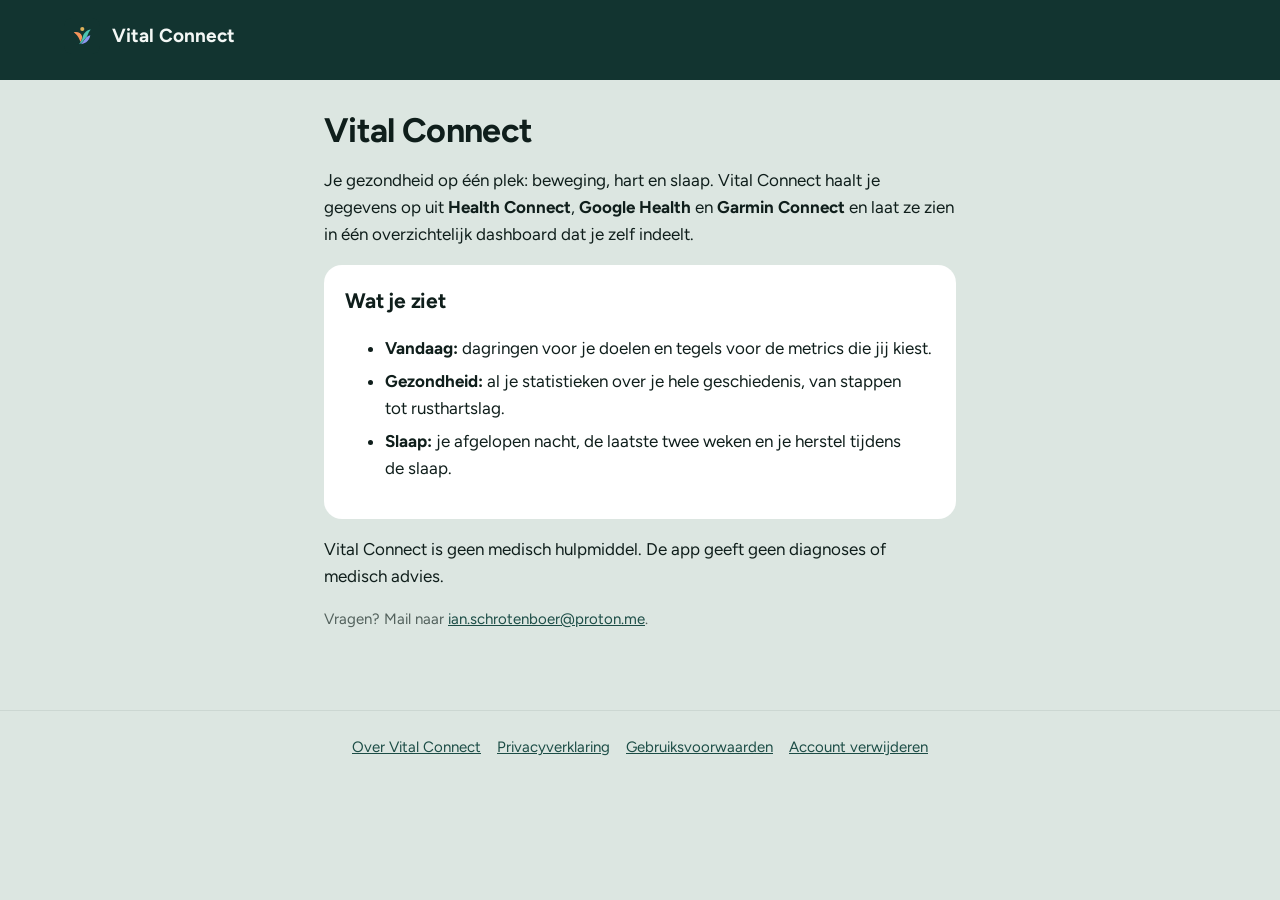
<file: site/index.html>
<!doctype html>
<html lang="nl">
<head>
<meta charset="utf-8">
<meta name="viewport" content="width=device-width, initial-scale=1">
<title>Vital Connect</title>
<meta name="description" content="Vital Connect brengt je gezondheidsdata uit Garmin Connect, Google Health en Health Connect samen in één rustig dashboard.">
<link rel="preconnect" href="https://fonts.googleapis.com"><link rel="preconnect" href="https://fonts.gstatic.com" crossorigin>
<link href="https://fonts.googleapis.com/css2?family=Figtree:wght@400;500;600;700&display=swap" rel="stylesheet">
<link rel="stylesheet" href="style.css">
<link rel="icon" href="logo.svg" type="image/svg+xml">
<link rel="apple-touch-icon" href="logo-512.png">
</head>
<body>
<header><a href="index.html"><svg viewBox="0 0 108 108" aria-hidden="true"><rect width="108" height="108" rx="24" fill="#123430"/><g transform="translate(54 54) scale(0.86) translate(-54 -54)">  <g transform="translate(54 54) scale(1.0) translate(-54 -54)" stroke="#123430" stroke-width="2.6" stroke-linejoin="round" paint-order="stroke">    <circle cx="55" cy="29.5" r="7.2" fill="#DDB15A" stroke="none"/>    <path d="M25 41.5 C38 37.5 50 43.5 54 54 C57 62.5 55 72 50.5 80.5 C47.5 70.5 43 60.5 37 52.5 C33 47 29.5 43.5 25 41.5 Z" fill="#F5935A"/>    <path d="M84.5 31.5 C70.5 33.5 60 43.5 57 56 C55 66 51.5 74.5 43.5 82.5 C58.5 78 66.5 67 71.5 55.5 C75.5 46.5 79 37.5 84.5 31.5 Z" fill="#4CC3B3"/>    <path d="M83 51.5 C81 66.5 70.5 80 50 82.5 C56.5 76 61 70 65.5 63.5 C70.5 56.5 76 53 83 51.5 Z" fill="#8C97F2"/>  </g></g></svg><span>Vital Connect</span></a></header>
<main>
<h1>Vital Connect</h1>
<p>Je gezondheid op één plek: beweging, hart en slaap. Vital Connect haalt je gegevens op uit <b>Health Connect</b>, <b>Google Health</b> en <b>Garmin Connect</b> en laat ze zien in één overzichtelijk dashboard dat je zelf indeelt.</p>
<div class="kaart">
<h2 style="margin-top:0">Wat je ziet</h2>
<ul>
<li><b>Vandaag:</b> dagringen voor je doelen en tegels voor de metrics die jij kiest.</li>
<li><b>Gezondheid:</b> al je statistieken over je hele geschiedenis, van stappen tot rusthartslag.</li>
<li><b>Slaap:</b> je afgelopen nacht, de laatste twee weken en je herstel tijdens de slaap.</li>
</ul>
</div>
<p>Vital Connect is geen medisch hulpmiddel. De app geeft geen diagnoses of medisch advies.</p>
<p class="klein">Vragen? Mail naar <a href="mailto:ian.schrotenboer@proton.me">ian.schrotenboer@proton.me</a>.</p>
</main>
<footer><a href="index.html">Over Vital Connect</a><a href="privacy.html">Privacyverklaring</a><a href="voorwaarden.html">Gebruiksvoorwaarden</a><a href="verwijderen.html">Account verwijderen</a></footer>
</body>
</html>
</file>
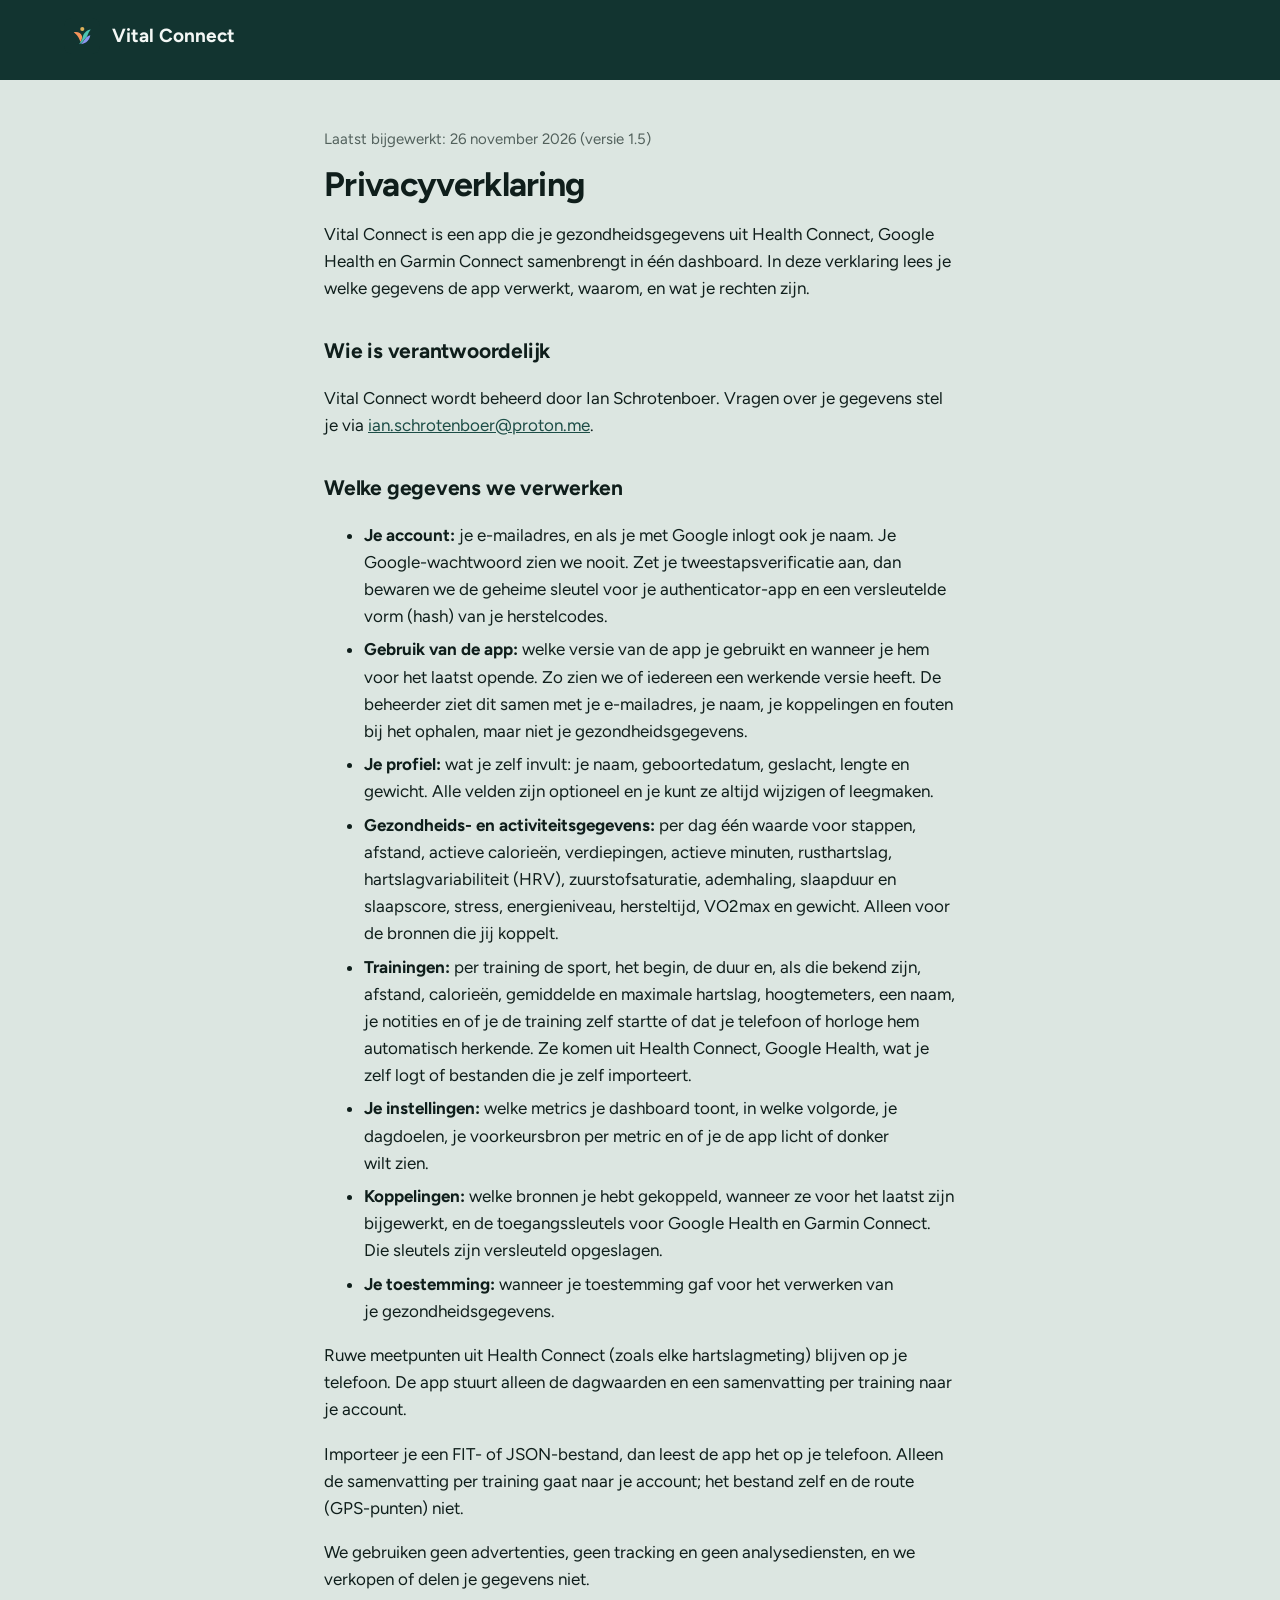
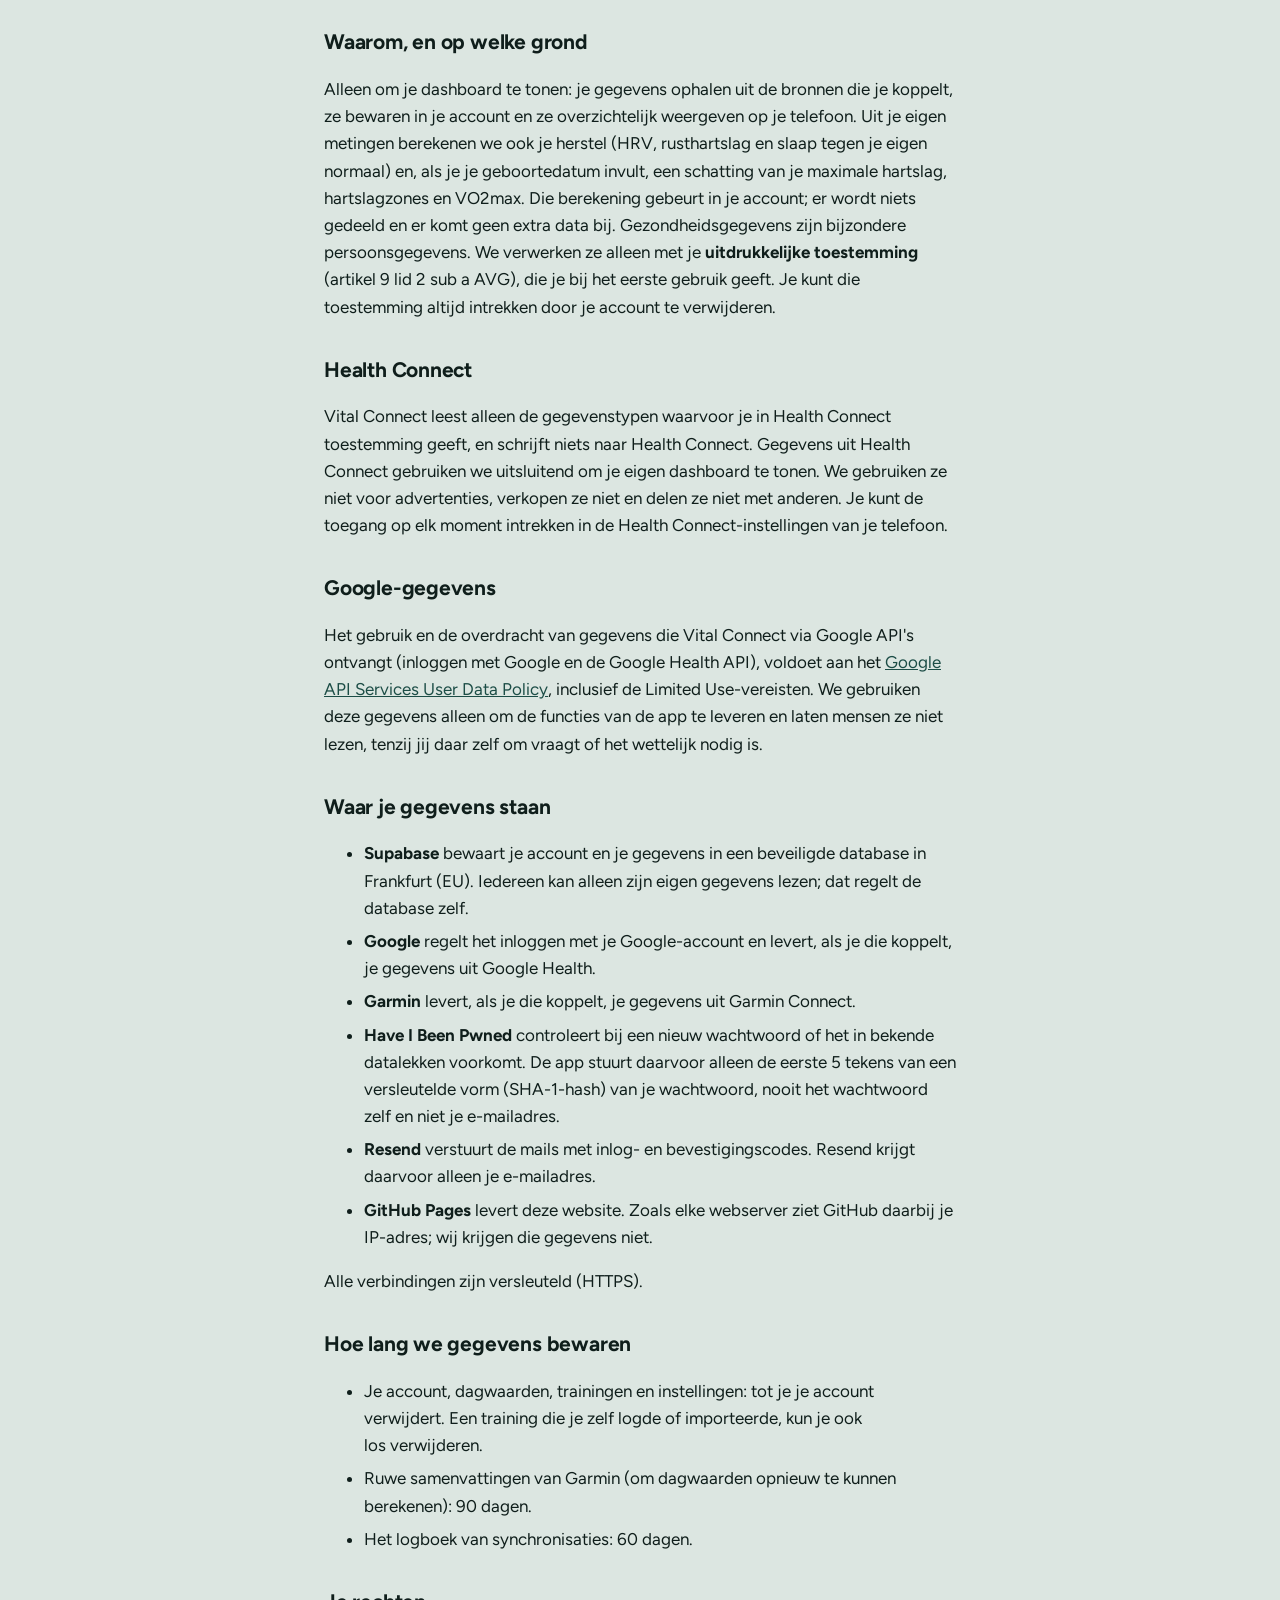
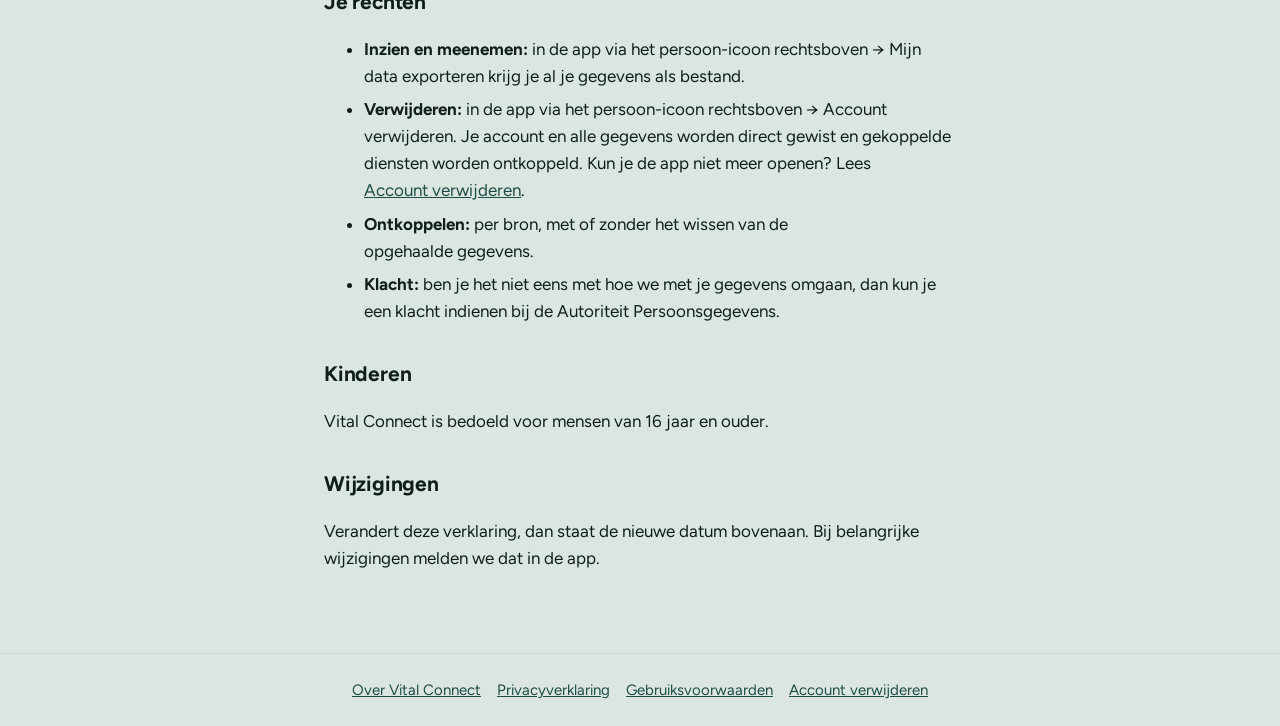
<file: site/privacy.html>
<!doctype html>
<html lang="nl">
<head>
<meta charset="utf-8">
<meta name="viewport" content="width=device-width, initial-scale=1">
<title>Privacyverklaring Vital Connect</title>
<meta name="description" content="Welke gegevens Vital Connect verwerkt, waarom, waar ze staan en hoe je ze inziet of verwijdert.">
<link rel="preconnect" href="https://fonts.googleapis.com"><link rel="preconnect" href="https://fonts.gstatic.com" crossorigin>
<link href="https://fonts.googleapis.com/css2?family=Figtree:wght@400;500;600;700&display=swap" rel="stylesheet">
<link rel="stylesheet" href="style.css">
<link rel="icon" href="logo.svg" type="image/svg+xml">
<link rel="apple-touch-icon" href="logo-512.png">
</head>
<body>
<header><a href="index.html"><svg viewBox="0 0 108 108" aria-hidden="true"><rect width="108" height="108" rx="24" fill="#123430"/><g transform="translate(54 54) scale(0.86) translate(-54 -54)">  <g transform="translate(54 54) scale(1.0) translate(-54 -54)" stroke="#123430" stroke-width="2.6" stroke-linejoin="round" paint-order="stroke">    <circle cx="55" cy="29.5" r="7.2" fill="#DDB15A" stroke="none"/>    <path d="M25 41.5 C38 37.5 50 43.5 54 54 C57 62.5 55 72 50.5 80.5 C47.5 70.5 43 60.5 37 52.5 C33 47 29.5 43.5 25 41.5 Z" fill="#F5935A"/>    <path d="M84.5 31.5 C70.5 33.5 60 43.5 57 56 C55 66 51.5 74.5 43.5 82.5 C58.5 78 66.5 67 71.5 55.5 C75.5 46.5 79 37.5 84.5 31.5 Z" fill="#4CC3B3"/>    <path d="M83 51.5 C81 66.5 70.5 80 50 82.5 C56.5 76 61 70 65.5 63.5 C70.5 56.5 76 53 83 51.5 Z" fill="#8C97F2"/>  </g></g></svg><span>Vital Connect</span></a></header>
<main>
<p class="klein">Laatst bijgewerkt: 26 november 2026 (versie 1.5)</p>
<h1>Privacyverklaring</h1>
<p>Vital Connect is een app die je gezondheidsgegevens uit Health Connect, Google Health en Garmin Connect samenbrengt in één dashboard. In deze verklaring lees je welke gegevens de app verwerkt, waarom, en wat je rechten zijn.</p>

<h2>Wie is verantwoordelijk</h2>
<p>Vital Connect wordt beheerd door Ian Schrotenboer. Vragen over je gegevens stel je via <a href="mailto:ian.schrotenboer@proton.me">ian.schrotenboer@proton.me</a>.</p>

<h2>Welke gegevens we verwerken</h2>
<ul>
<li><b>Je account:</b> je e-mailadres, en als je met Google inlogt ook je naam. Je Google-wachtwoord zien we nooit. Zet je tweestapsverificatie aan, dan bewaren we de geheime sleutel voor je authenticator-app en een versleutelde vorm (hash) van je herstelcodes.</li>
<li><b>Gebruik van de app:</b> welke versie van de app je gebruikt en wanneer je hem voor het laatst opende. Zo zien we of iedereen een werkende versie heeft. De beheerder ziet dit samen met je e-mailadres, je naam, je koppelingen en fouten bij het ophalen, maar niet je gezondheidsgegevens.</li>
<li><b>Je profiel:</b> wat je zelf invult: je naam, geboortedatum, geslacht, lengte en gewicht. Alle velden zijn optioneel en je kunt ze altijd wijzigen of leegmaken.</li>
<li><b>Gezondheids- en activiteitsgegevens:</b> per dag één waarde voor stappen, afstand, actieve calorieën, verdiepingen, actieve minuten, rusthartslag, hartslagvariabiliteit (HRV), zuurstofsaturatie, ademhaling, slaapduur en slaapscore, stress, energieniveau, hersteltijd, VO2max en gewicht. Alleen voor de bronnen die jij koppelt.</li>
<li><b>Trainingen:</b> per training de sport, het begin, de duur en, als die bekend zijn, afstand, calorieën, gemiddelde en maximale hartslag, hoogtemeters, een naam, je notities en of je de training zelf startte of dat je telefoon of horloge hem automatisch herkende. Ze komen uit Health Connect, Google Health, wat je zelf logt of bestanden die je zelf importeert.</li>
<li><b>Je instellingen:</b> welke metrics je dashboard toont, in welke volgorde, je dagdoelen, je voorkeursbron per metric en of je de app licht of donker wilt zien.</li>
<li><b>Koppelingen:</b> welke bronnen je hebt gekoppeld, wanneer ze voor het laatst zijn bijgewerkt, en de toegangssleutels voor Google Health en Garmin Connect. Die sleutels zijn versleuteld opgeslagen.</li>
<li><b>Je toestemming:</b> wanneer je toestemming gaf voor het verwerken van je gezondheidsgegevens.</li>
</ul>
<p>Ruwe meetpunten uit Health Connect (zoals elke hartslagmeting) blijven op je telefoon. De app stuurt alleen de dagwaarden en een samenvatting per training naar je account.</p>
<p>Importeer je een FIT- of JSON-bestand, dan leest de app het op je telefoon. Alleen de samenvatting per training gaat naar je account; het bestand zelf en de route (GPS-punten) niet.</p>
<p>We gebruiken geen advertenties, geen tracking en geen analysediensten, en we verkopen of delen je gegevens niet.</p>

<h2>Waarom, en op welke grond</h2>
<p>Alleen om je dashboard te tonen: je gegevens ophalen uit de bronnen die je koppelt, ze bewaren in je account en ze overzichtelijk weergeven op je telefoon. Uit je eigen metingen berekenen we ook je herstel (HRV, rusthartslag en slaap tegen je eigen normaal) en, als je je geboortedatum invult, een schatting van je maximale hartslag, hartslagzones en VO2max. Die berekening gebeurt in je account; er wordt niets gedeeld en er komt geen extra data bij. Gezondheidsgegevens zijn bijzondere persoonsgegevens. We verwerken ze alleen met je <b>uitdrukkelijke toestemming</b> (artikel 9 lid 2 sub a AVG), die je bij het eerste gebruik geeft. Je kunt die toestemming altijd intrekken door je account te verwijderen.</p>

<h2>Health Connect</h2>
<p>Vital Connect leest alleen de gegevenstypen waarvoor je in Health Connect toestemming geeft, en schrijft niets naar Health Connect. Gegevens uit Health Connect gebruiken we uitsluitend om je eigen dashboard te tonen. We gebruiken ze niet voor advertenties, verkopen ze niet en delen ze niet met anderen. Je kunt de toegang op elk moment intrekken in de Health Connect-instellingen van je telefoon.</p>

<h2>Google-gegevens</h2>
<p>Het gebruik en de overdracht van gegevens die Vital Connect via Google API's ontvangt (inloggen met Google en de Google Health API), voldoet aan het <a href="https://developers.google.com/terms/api-services-user-data-policy">Google API Services User Data Policy</a>, inclusief de Limited Use-vereisten. We gebruiken deze gegevens alleen om de functies van de app te leveren en laten mensen ze niet lezen, tenzij jij daar zelf om vraagt of het wettelijk nodig is.</p>

<h2>Waar je gegevens staan</h2>
<ul>
<li><b>Supabase</b> bewaart je account en je gegevens in een beveiligde database in Frankfurt (EU). Iedereen kan alleen zijn eigen gegevens lezen; dat regelt de database zelf.</li>
<li><b>Google</b> regelt het inloggen met je Google-account en levert, als je die koppelt, je gegevens uit Google Health.</li>
<li><b>Garmin</b> levert, als je die koppelt, je gegevens uit Garmin Connect.</li>
<li><b>Have I Been Pwned</b> controleert bij een nieuw wachtwoord of het in bekende datalekken voorkomt. De app stuurt daarvoor alleen de eerste 5 tekens van een versleutelde vorm (SHA-1-hash) van je wachtwoord, nooit het wachtwoord zelf en niet je e-mailadres.</li>
<li><b>Resend</b> verstuurt de mails met inlog- en bevestigingscodes. Resend krijgt daarvoor alleen je e-mailadres.</li>
<li><b>GitHub Pages</b> levert deze website. Zoals elke webserver ziet GitHub daarbij je IP-adres; wij krijgen die gegevens niet.</li>
</ul>
<p>Alle verbindingen zijn versleuteld (HTTPS).</p>

<h2>Hoe lang we gegevens bewaren</h2>
<ul>
<li>Je account, dagwaarden, trainingen en instellingen: tot je je account verwijdert. Een training die je zelf logde of importeerde, kun je ook los verwijderen.</li>
<li>Ruwe samenvattingen van Garmin (om dagwaarden opnieuw te kunnen berekenen): 90 dagen.</li>
<li>Het logboek van synchronisaties: 60 dagen.</li>
</ul>

<h2>Je rechten</h2>
<ul>
<li><b>Inzien en meenemen:</b> in de app via het persoon-icoon rechtsboven → Mijn data exporteren krijg je al je gegevens als bestand.</li>
<li><b>Verwijderen:</b> in de app via het persoon-icoon rechtsboven → Account verwijderen. Je account en alle gegevens worden direct gewist en gekoppelde diensten worden ontkoppeld. Kun je de app niet meer openen? Lees <a href="verwijderen.html">Account verwijderen</a>.</li>
<li><b>Ontkoppelen:</b> per bron, met of zonder het wissen van de opgehaalde gegevens.</li>
<li><b>Klacht:</b> ben je het niet eens met hoe we met je gegevens omgaan, dan kun je een klacht indienen bij de Autoriteit Persoonsgegevens.</li>
</ul>

<h2>Kinderen</h2>
<p>Vital Connect is bedoeld voor mensen van 16 jaar en ouder.</p>

<h2>Wijzigingen</h2>
<p>Verandert deze verklaring, dan staat de nieuwe datum bovenaan. Bij belangrijke wijzigingen melden we dat in de app.</p>
</main>
<footer><a href="index.html">Over Vital Connect</a><a href="privacy.html">Privacyverklaring</a><a href="voorwaarden.html">Gebruiksvoorwaarden</a><a href="verwijderen.html">Account verwijderen</a></footer>
</body>
</html>
</file>
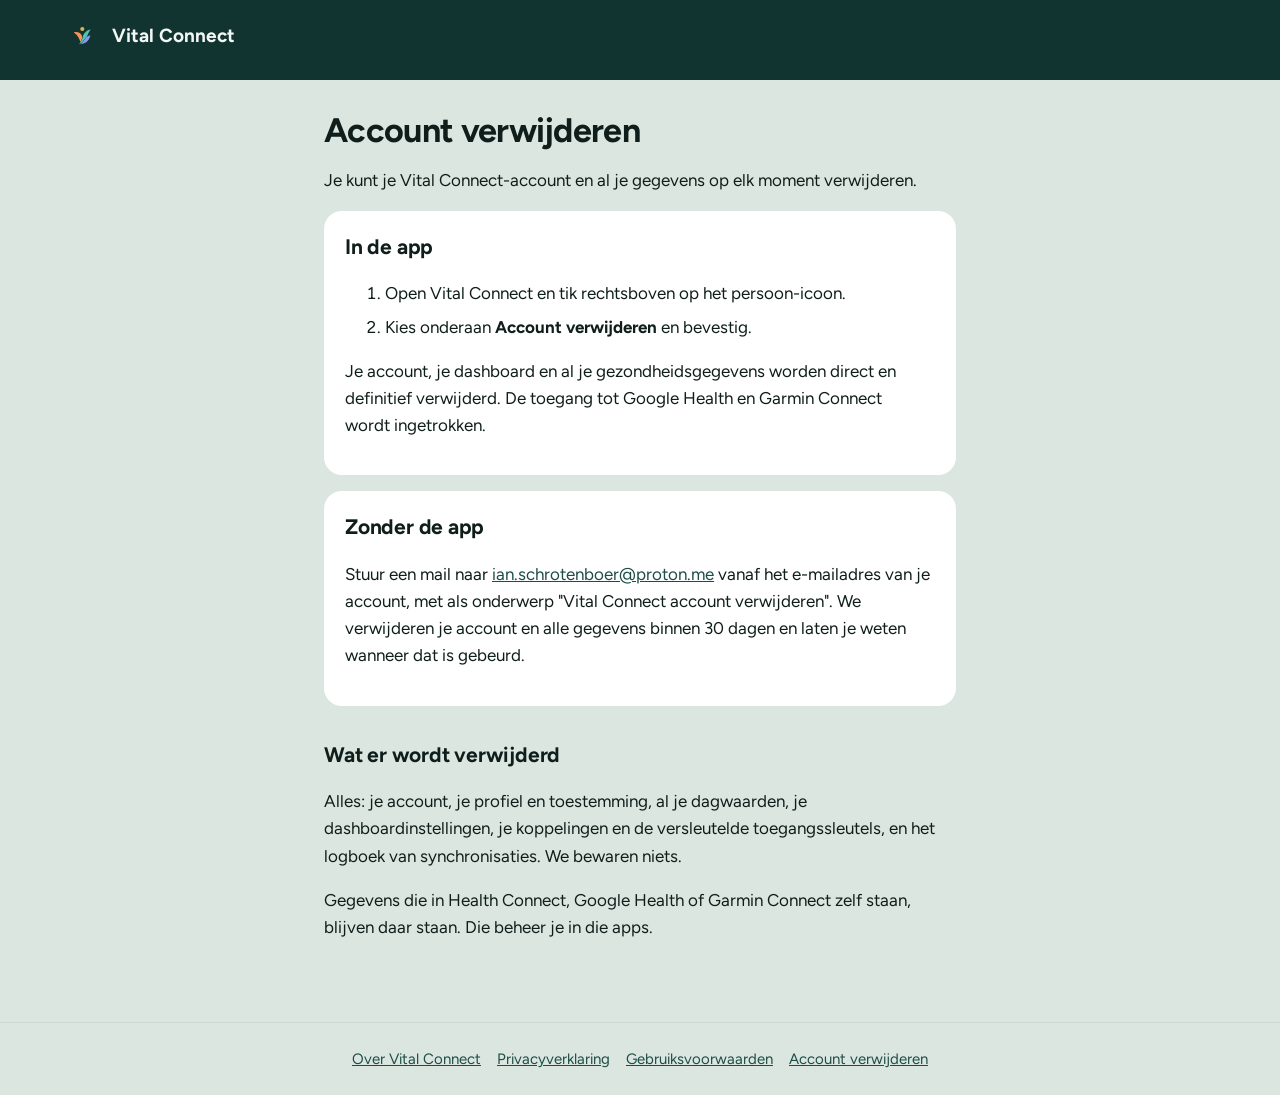
<file: site/verwijderen.html>
<!doctype html>
<html lang="nl">
<head>
<meta charset="utf-8">
<meta name="viewport" content="width=device-width, initial-scale=1">
<title>Account verwijderen · Vital Connect</title>
<meta name="description" content="Zo verwijder je je Vital Connect-account en alle gegevens.">
<link rel="preconnect" href="https://fonts.googleapis.com"><link rel="preconnect" href="https://fonts.gstatic.com" crossorigin>
<link href="https://fonts.googleapis.com/css2?family=Figtree:wght@400;500;600;700&display=swap" rel="stylesheet">
<link rel="stylesheet" href="style.css">
<link rel="icon" href="logo.svg" type="image/svg+xml">
<link rel="apple-touch-icon" href="logo-512.png">
</head>
<body>
<header><a href="index.html"><svg viewBox="0 0 108 108" aria-hidden="true"><rect width="108" height="108" rx="24" fill="#123430"/><g transform="translate(54 54) scale(0.86) translate(-54 -54)">  <g transform="translate(54 54) scale(1.0) translate(-54 -54)" stroke="#123430" stroke-width="2.6" stroke-linejoin="round" paint-order="stroke">    <circle cx="55" cy="29.5" r="7.2" fill="#DDB15A" stroke="none"/>    <path d="M25 41.5 C38 37.5 50 43.5 54 54 C57 62.5 55 72 50.5 80.5 C47.5 70.5 43 60.5 37 52.5 C33 47 29.5 43.5 25 41.5 Z" fill="#F5935A"/>    <path d="M84.5 31.5 C70.5 33.5 60 43.5 57 56 C55 66 51.5 74.5 43.5 82.5 C58.5 78 66.5 67 71.5 55.5 C75.5 46.5 79 37.5 84.5 31.5 Z" fill="#4CC3B3"/>    <path d="M83 51.5 C81 66.5 70.5 80 50 82.5 C56.5 76 61 70 65.5 63.5 C70.5 56.5 76 53 83 51.5 Z" fill="#8C97F2"/>  </g></g></svg><span>Vital Connect</span></a></header>
<main>
<h1>Account verwijderen</h1>
<p>Je kunt je Vital Connect-account en al je gegevens op elk moment verwijderen.</p>
<div class="kaart">
<h2 style="margin-top:0">In de app</h2>
<ol>
<li>Open Vital Connect en tik rechtsboven op het persoon-icoon.</li>
<li>Kies onderaan <b>Account verwijderen</b> en bevestig.</li>
</ol>
<p>Je account, je dashboard en al je gezondheidsgegevens worden direct en definitief verwijderd. De toegang tot Google Health en Garmin Connect wordt ingetrokken.</p>
</div>
<div class="kaart">
<h2 style="margin-top:0">Zonder de app</h2>
<p>Stuur een mail naar <a href="mailto:ian.schrotenboer@proton.me?subject=Vital%20Connect%20account%20verwijderen">ian.schrotenboer@proton.me</a> vanaf het e-mailadres van je account, met als onderwerp "Vital Connect account verwijderen". We verwijderen je account en alle gegevens binnen 30 dagen en laten je weten wanneer dat is gebeurd.</p>
</div>
<h2>Wat er wordt verwijderd</h2>
<p>Alles: je account, je profiel en toestemming, al je dagwaarden, je dashboardinstellingen, je koppelingen en de versleutelde toegangssleutels, en het logboek van synchronisaties. We bewaren niets.</p>
<p>Gegevens die in Health Connect, Google Health of Garmin Connect zelf staan, blijven daar staan. Die beheer je in die apps.</p>
</main>
<footer><a href="index.html">Over Vital Connect</a><a href="privacy.html">Privacyverklaring</a><a href="voorwaarden.html">Gebruiksvoorwaarden</a><a href="verwijderen.html">Account verwijderen</a></footer>
</body>
</html>
</file>
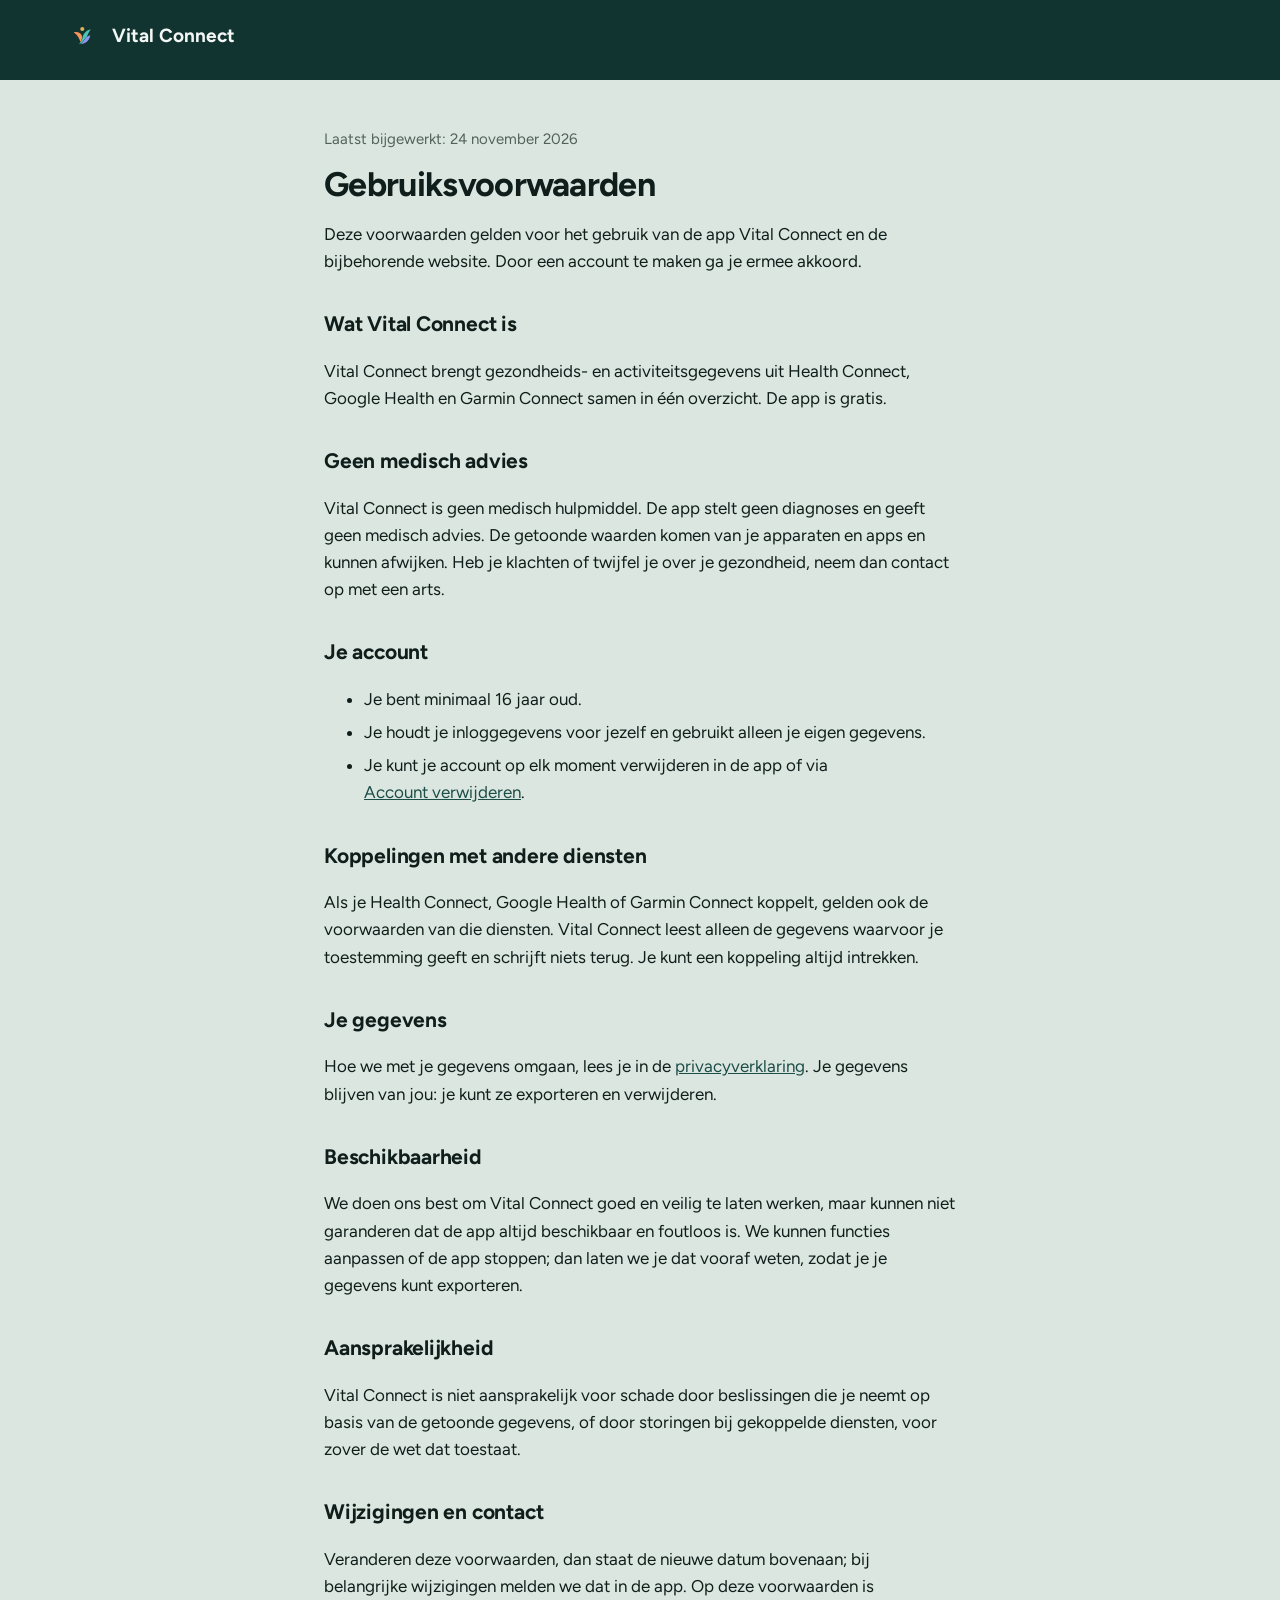
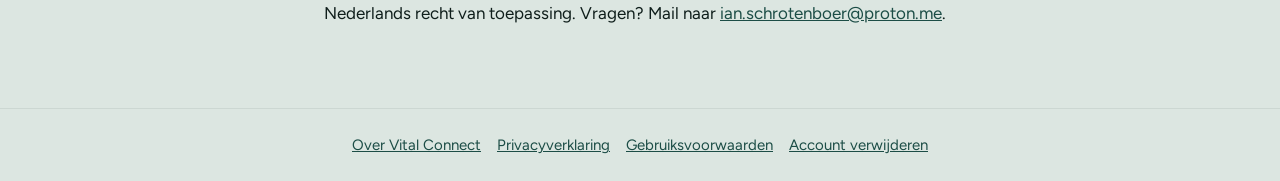
<file: site/voorwaarden.html>
<!doctype html>
<html lang="nl">
<head>
<meta charset="utf-8">
<meta name="viewport" content="width=device-width, initial-scale=1">
<title>Gebruiksvoorwaarden · Vital Connect</title>
<meta name="description" content="De voorwaarden voor het gebruik van Vital Connect.">
<link rel="preconnect" href="https://fonts.googleapis.com"><link rel="preconnect" href="https://fonts.gstatic.com" crossorigin>
<link href="https://fonts.googleapis.com/css2?family=Figtree:wght@400;500;600;700&display=swap" rel="stylesheet">
<link rel="stylesheet" href="style.css">
<link rel="icon" href="logo.svg" type="image/svg+xml">
<link rel="apple-touch-icon" href="logo-512.png">
</head>
<body>
<header><a href="index.html"><svg viewBox="0 0 108 108" aria-hidden="true"><rect width="108" height="108" rx="24" fill="#123430"/><g transform="translate(54 54) scale(0.86) translate(-54 -54)">  <g transform="translate(54 54) scale(1.0) translate(-54 -54)" stroke="#123430" stroke-width="2.6" stroke-linejoin="round" paint-order="stroke">    <circle cx="55" cy="29.5" r="7.2" fill="#DDB15A" stroke="none"/>    <path d="M25 41.5 C38 37.5 50 43.5 54 54 C57 62.5 55 72 50.5 80.5 C47.5 70.5 43 60.5 37 52.5 C33 47 29.5 43.5 25 41.5 Z" fill="#F5935A"/>    <path d="M84.5 31.5 C70.5 33.5 60 43.5 57 56 C55 66 51.5 74.5 43.5 82.5 C58.5 78 66.5 67 71.5 55.5 C75.5 46.5 79 37.5 84.5 31.5 Z" fill="#4CC3B3"/>    <path d="M83 51.5 C81 66.5 70.5 80 50 82.5 C56.5 76 61 70 65.5 63.5 C70.5 56.5 76 53 83 51.5 Z" fill="#8C97F2"/>  </g></g></svg><span>Vital Connect</span></a></header>
<main>
<p class="klein">Laatst bijgewerkt: 24 november 2026</p>
<h1>Gebruiksvoorwaarden</h1>
<p>Deze voorwaarden gelden voor het gebruik van de app Vital Connect en de bijbehorende website. Door een account te maken ga je ermee akkoord.</p>

<h2>Wat Vital Connect is</h2>
<p>Vital Connect brengt gezondheids- en activiteitsgegevens uit Health Connect, Google Health en Garmin Connect samen in één overzicht. De app is gratis.</p>

<h2>Geen medisch advies</h2>
<p>Vital Connect is geen medisch hulpmiddel. De app stelt geen diagnoses en geeft geen medisch advies. De getoonde waarden komen van je apparaten en apps en kunnen afwijken. Heb je klachten of twijfel je over je gezondheid, neem dan contact op met een arts.</p>

<h2>Je account</h2>
<ul>
<li>Je bent minimaal 16 jaar oud.</li>
<li>Je houdt je inloggegevens voor jezelf en gebruikt alleen je eigen gegevens.</li>
<li>Je kunt je account op elk moment verwijderen in de app of via <a href="verwijderen.html">Account verwijderen</a>.</li>
</ul>

<h2>Koppelingen met andere diensten</h2>
<p>Als je Health Connect, Google Health of Garmin Connect koppelt, gelden ook de voorwaarden van die diensten. Vital Connect leest alleen de gegevens waarvoor je toestemming geeft en schrijft niets terug. Je kunt een koppeling altijd intrekken.</p>

<h2>Je gegevens</h2>
<p>Hoe we met je gegevens omgaan, lees je in de <a href="privacy.html">privacyverklaring</a>. Je gegevens blijven van jou: je kunt ze exporteren en verwijderen.</p>

<h2>Beschikbaarheid</h2>
<p>We doen ons best om Vital Connect goed en veilig te laten werken, maar kunnen niet garanderen dat de app altijd beschikbaar en foutloos is. We kunnen functies aanpassen of de app stoppen; dan laten we je dat vooraf weten, zodat je je gegevens kunt exporteren.</p>

<h2>Aansprakelijkheid</h2>
<p>Vital Connect is niet aansprakelijk voor schade door beslissingen die je neemt op basis van de getoonde gegevens, of door storingen bij gekoppelde diensten, voor zover de wet dat toestaat.</p>

<h2>Wijzigingen en contact</h2>
<p>Veranderen deze voorwaarden, dan staat de nieuwe datum bovenaan; bij belangrijke wijzigingen melden we dat in de app. Op deze voorwaarden is Nederlands recht van toepassing. Vragen? Mail naar <a href="mailto:ian.schrotenboer@proton.me">ian.schrotenboer@proton.me</a>.</p>
</main>
<footer><a href="index.html">Over Vital Connect</a><a href="privacy.html">Privacyverklaring</a><a href="voorwaarden.html">Gebruiksvoorwaarden</a><a href="verwijderen.html">Account verwijderen</a></footer>
</body>
</html>
</file>
<file: site/style.css>
:root{color-scheme:light dark;--bg:#dce6e1;--card:#fff;--ink:#0f1e1b;--mut:#52615c;--line:#ccd7d2;--pri:#1c4d46;--dial:#123430;--act:#e4793b}
@media(prefers-color-scheme:dark){:root{--bg:#000000;--card:#1d2321;--ink:#e9f1ee;--mut:#9db0aa;--line:#333b38;--pri:#7fd1c1;--dial:#0f2a26}}
*{box-sizing:border-box}
body{margin:0;background:var(--bg);color:var(--ink);font:17px/1.6 Figtree,system-ui,-apple-system,Segoe UI,Roboto,sans-serif}
header{background:var(--dial);color:#f3f7f5;padding:18px max(5vw,16px)}
header a{color:inherit;text-decoration:none;display:inline-flex;align-items:center;gap:12px;font-weight:700;font-size:19px}
header svg{width:36px;height:36px}
main{max-width:760px;margin:0 auto;padding:32px max(5vw,16px) 64px}
h1{font-size:34px;line-height:1.1;letter-spacing:-.02em;margin:0 0 8px}
h2{font-size:21px;margin:32px 0 8px;letter-spacing:-.01em}
p,li{max-width:68ch}
a{color:var(--pri)}
.klein{color:var(--mut);font-size:15px}
.kaart{background:var(--card);border:1px solid transparent;border-radius:18px;padding:18px 20px;margin:16px 0}
ol li,ul li{margin:6px 0}
footer{border-top:1px solid var(--line);color:var(--mut);font-size:15px;padding:24px max(5vw,16px);display:flex;flex-wrap:wrap;justify-content:center;gap:8px 16px}
/* Alinea's zonder één los woord op de laatste regel */
p,li{text-wrap:pretty}
table{border-collapse:collapse;width:100%;font-size:15px}
th,td{text-align:left;padding:8px 10px;border-bottom:1px solid var(--line);vertical-align:top}
.scroll{overflow-x:auto}
</file>
